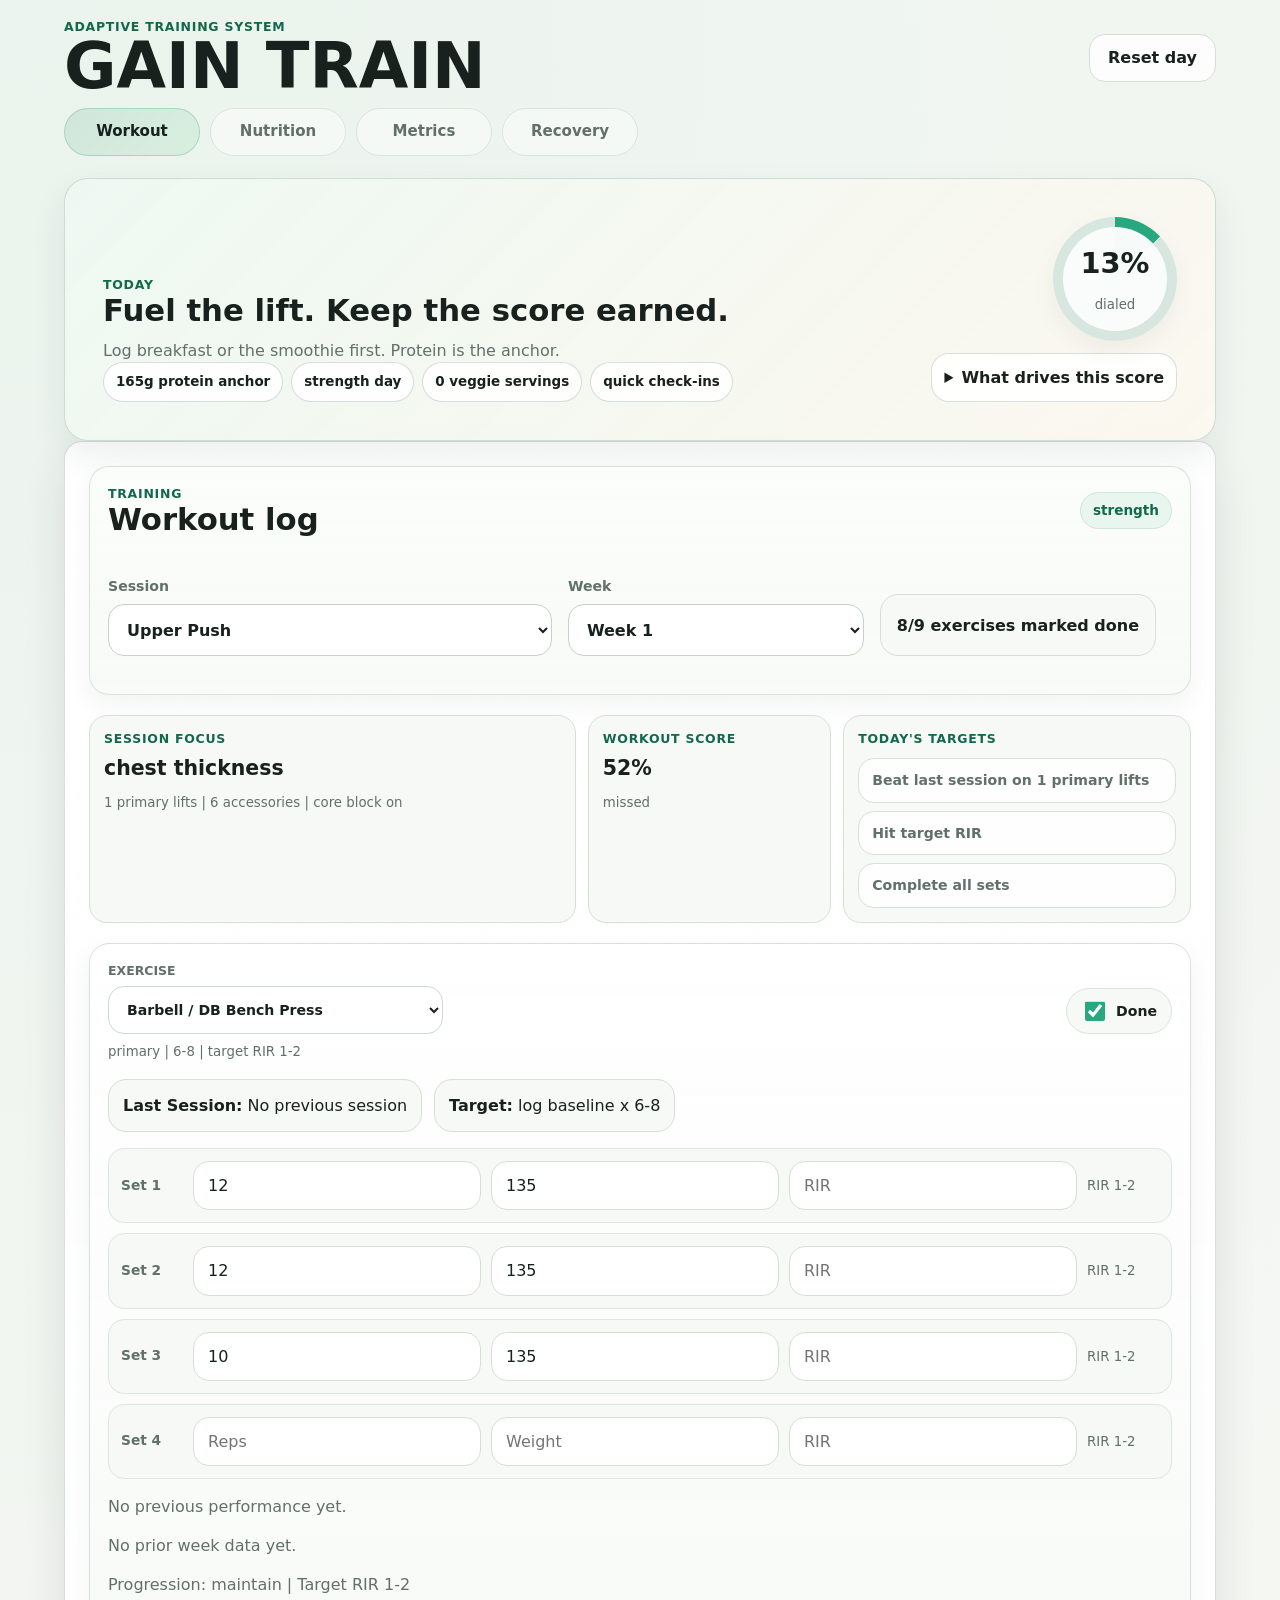
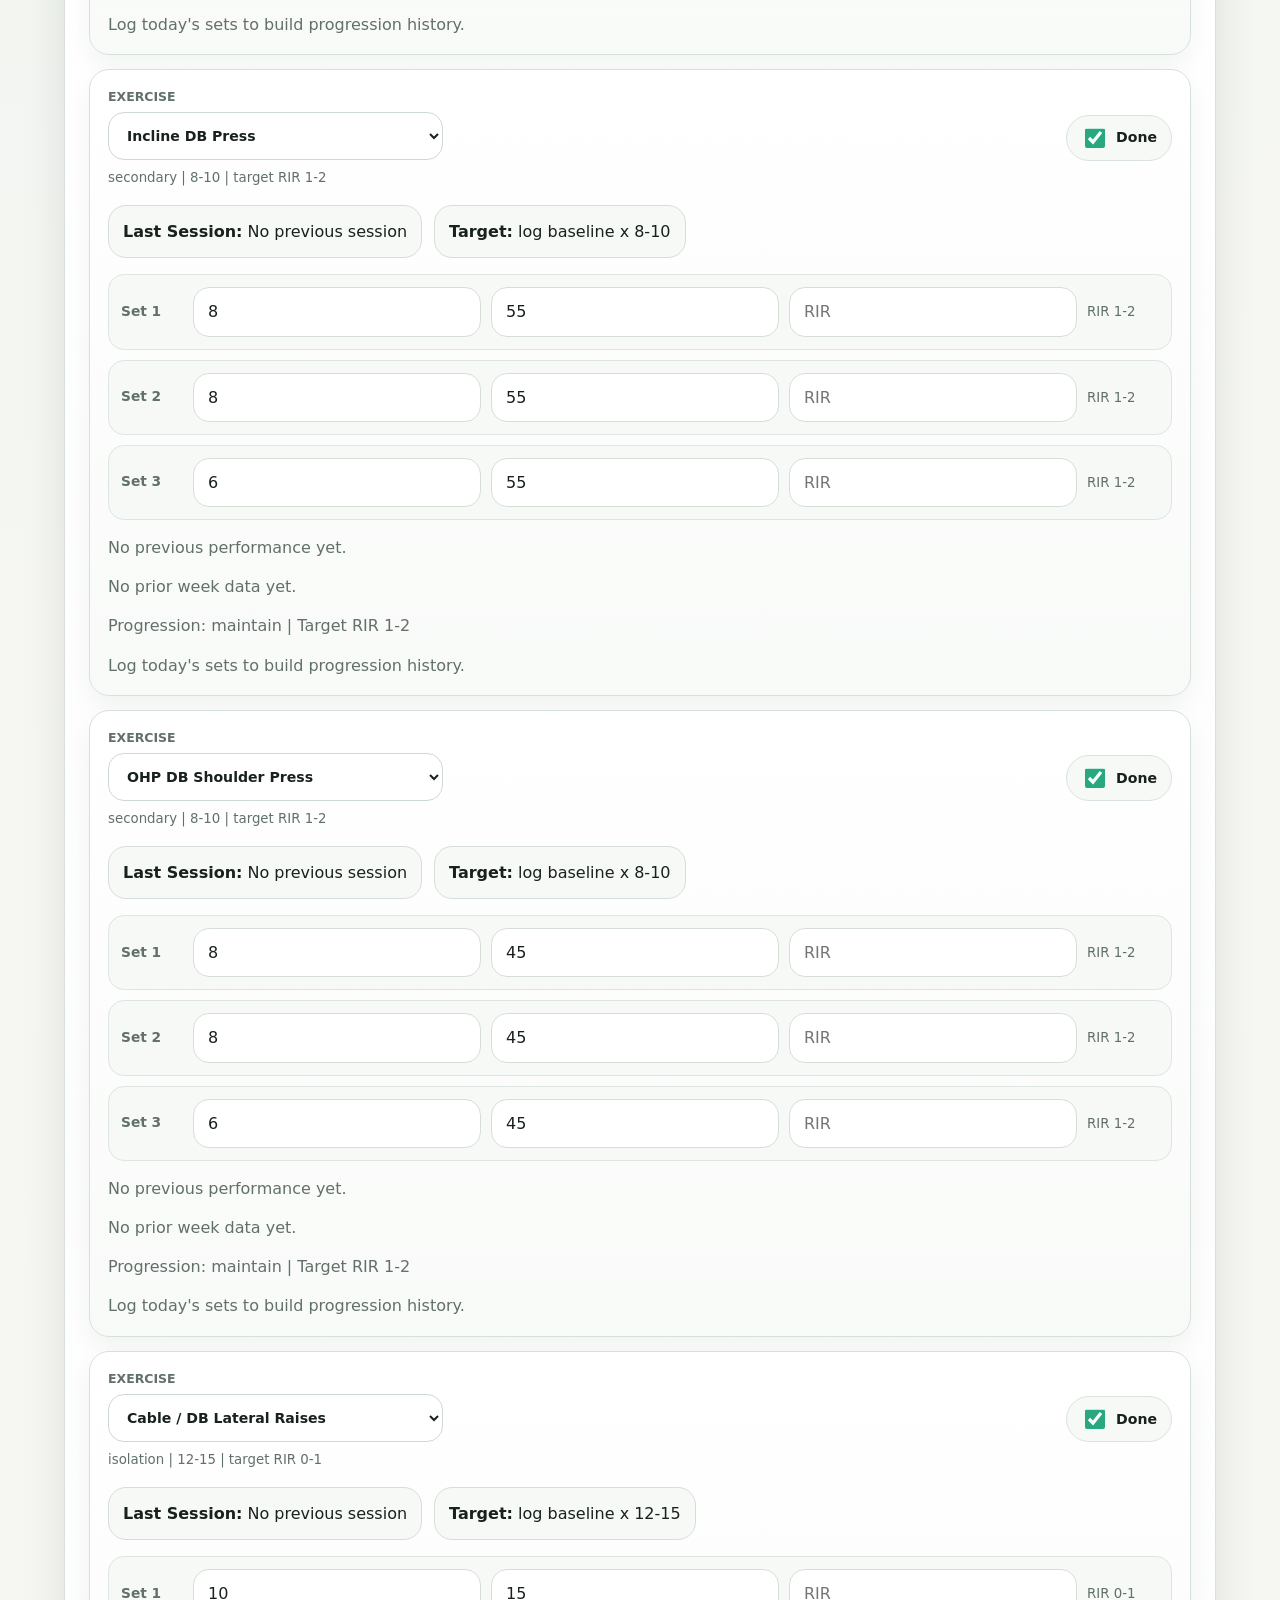
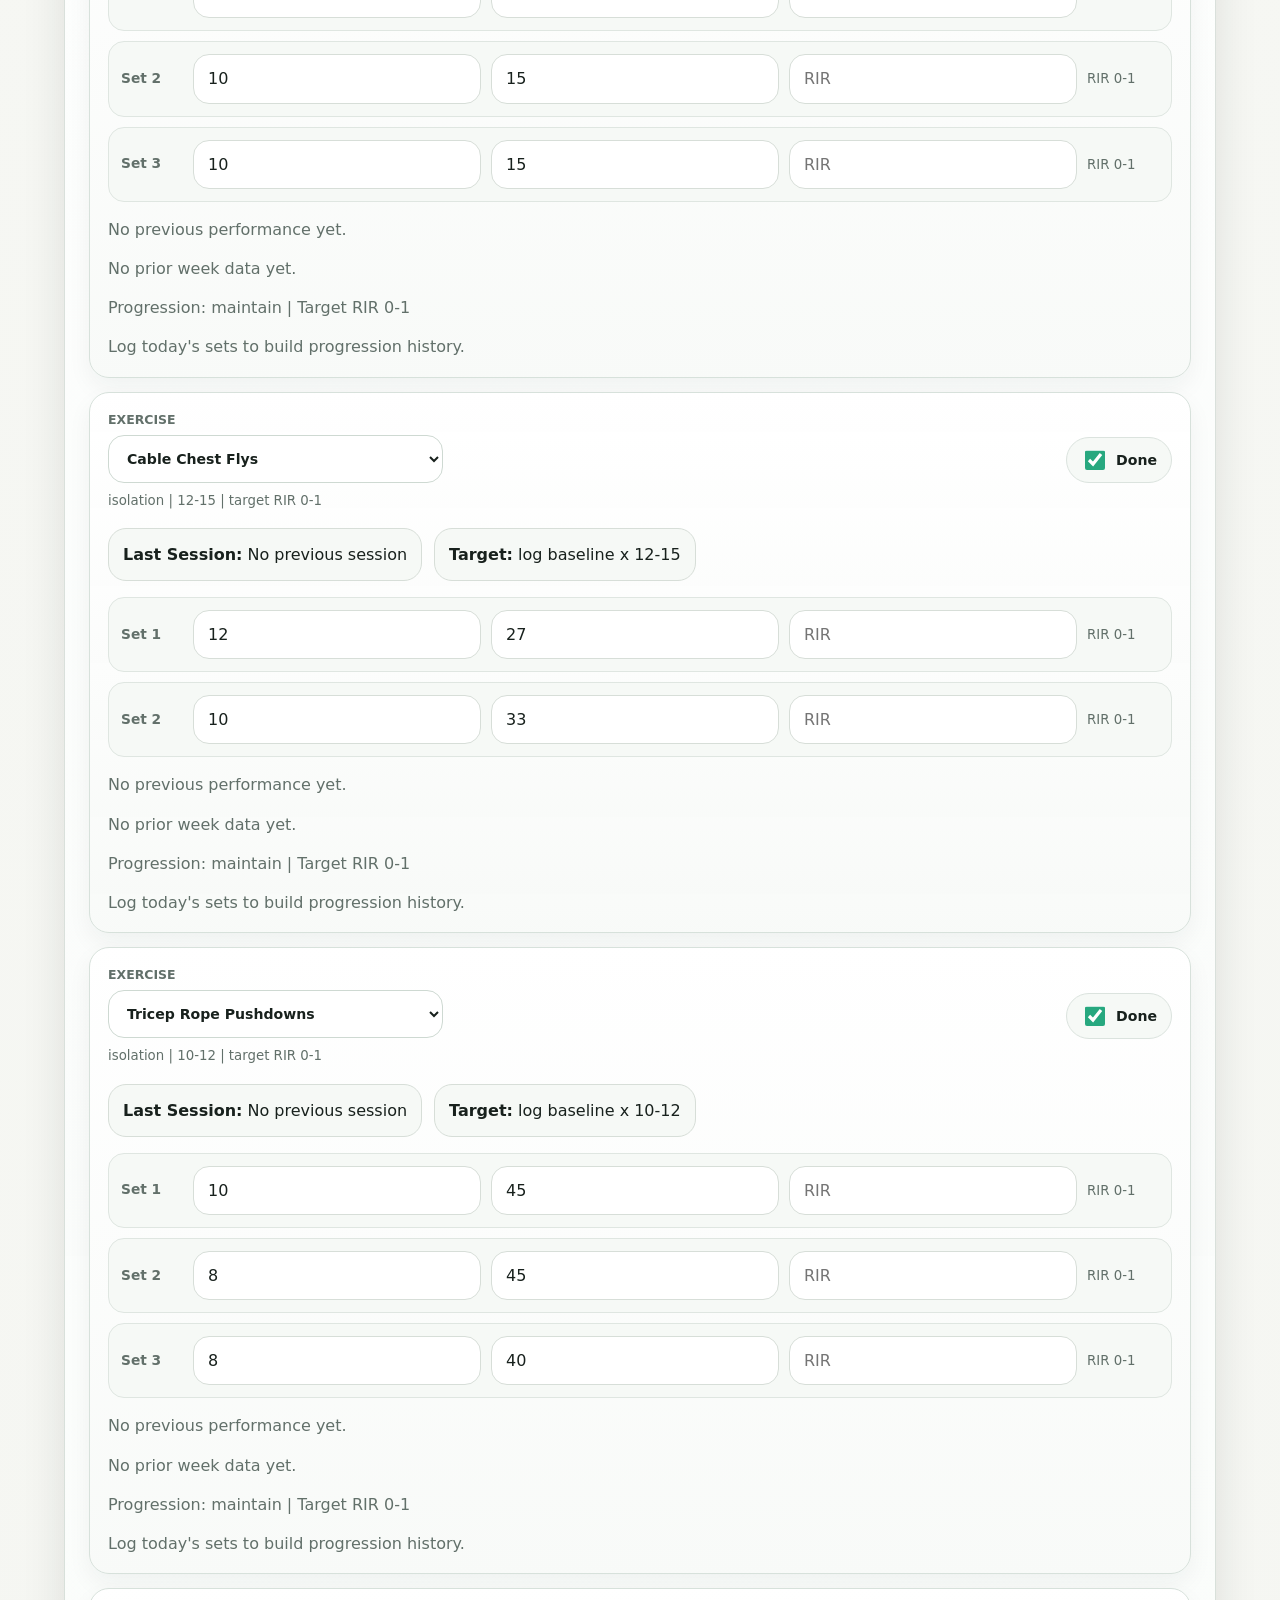
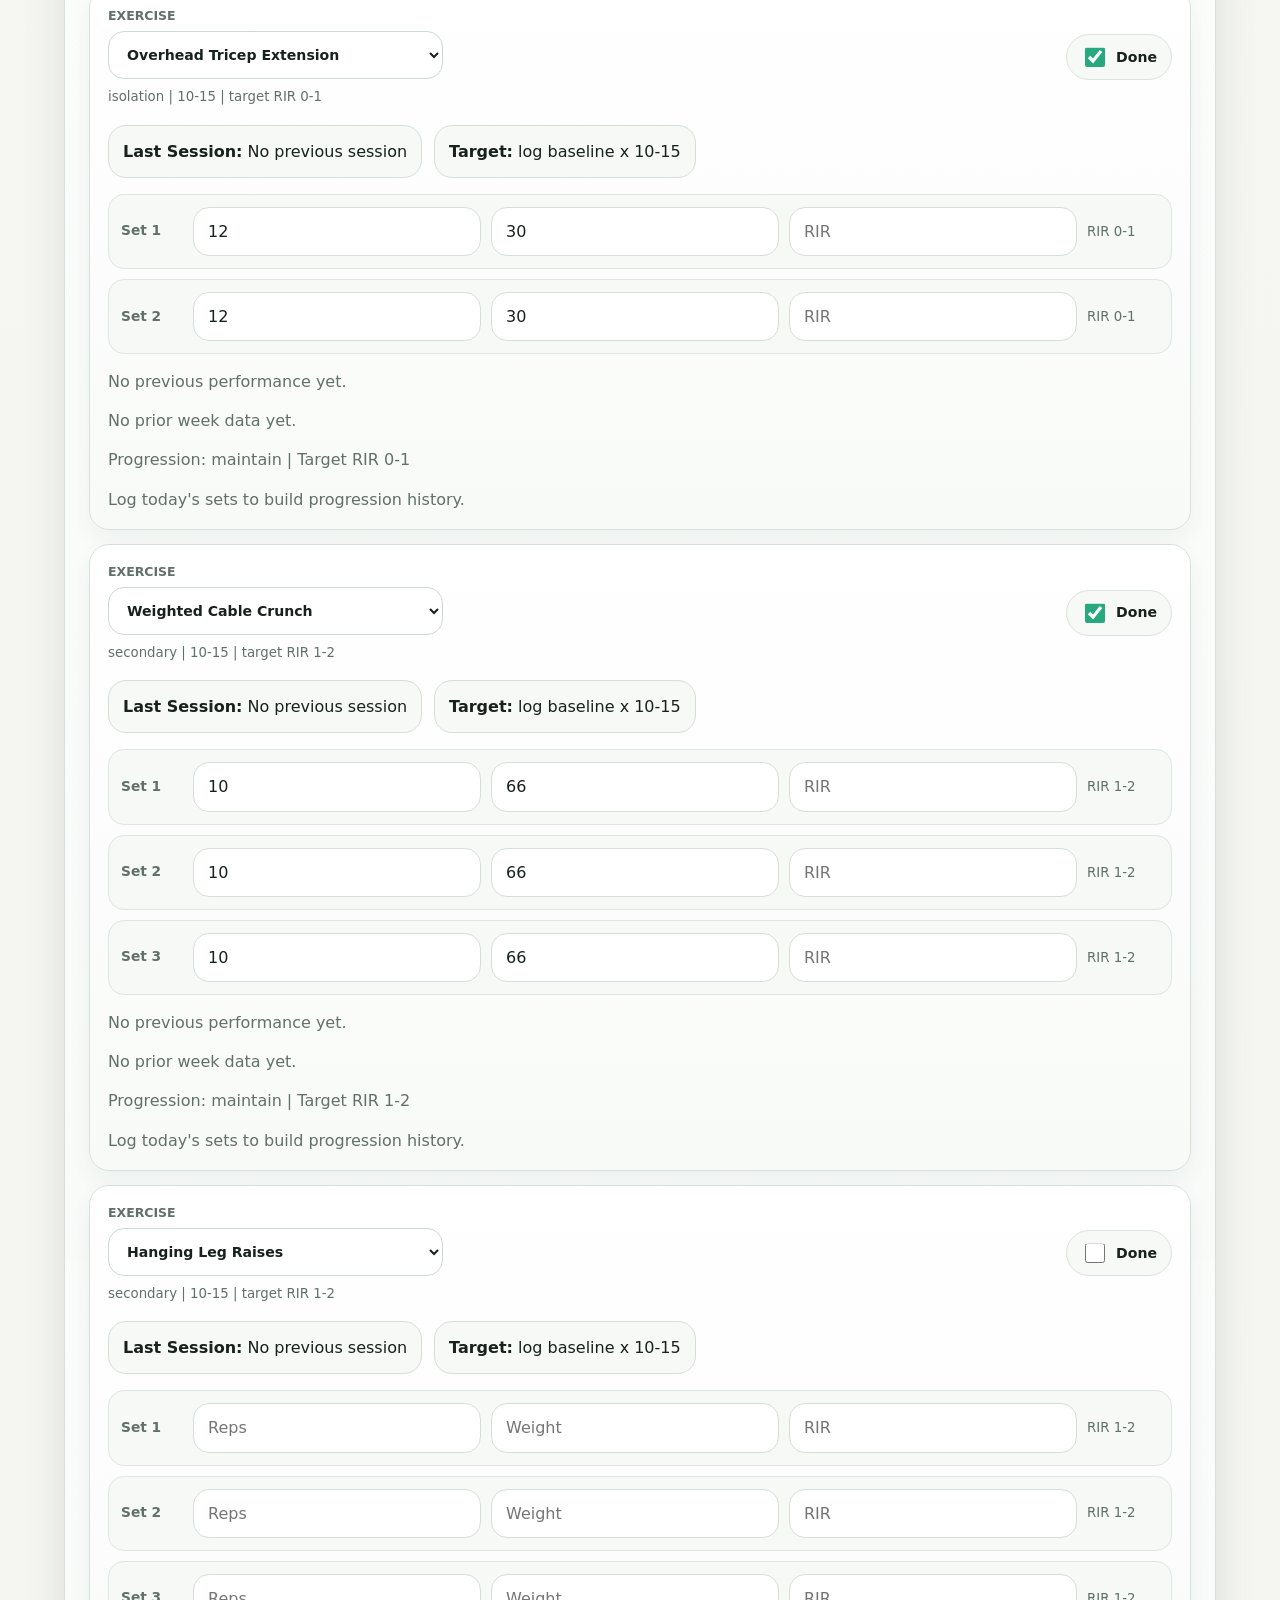
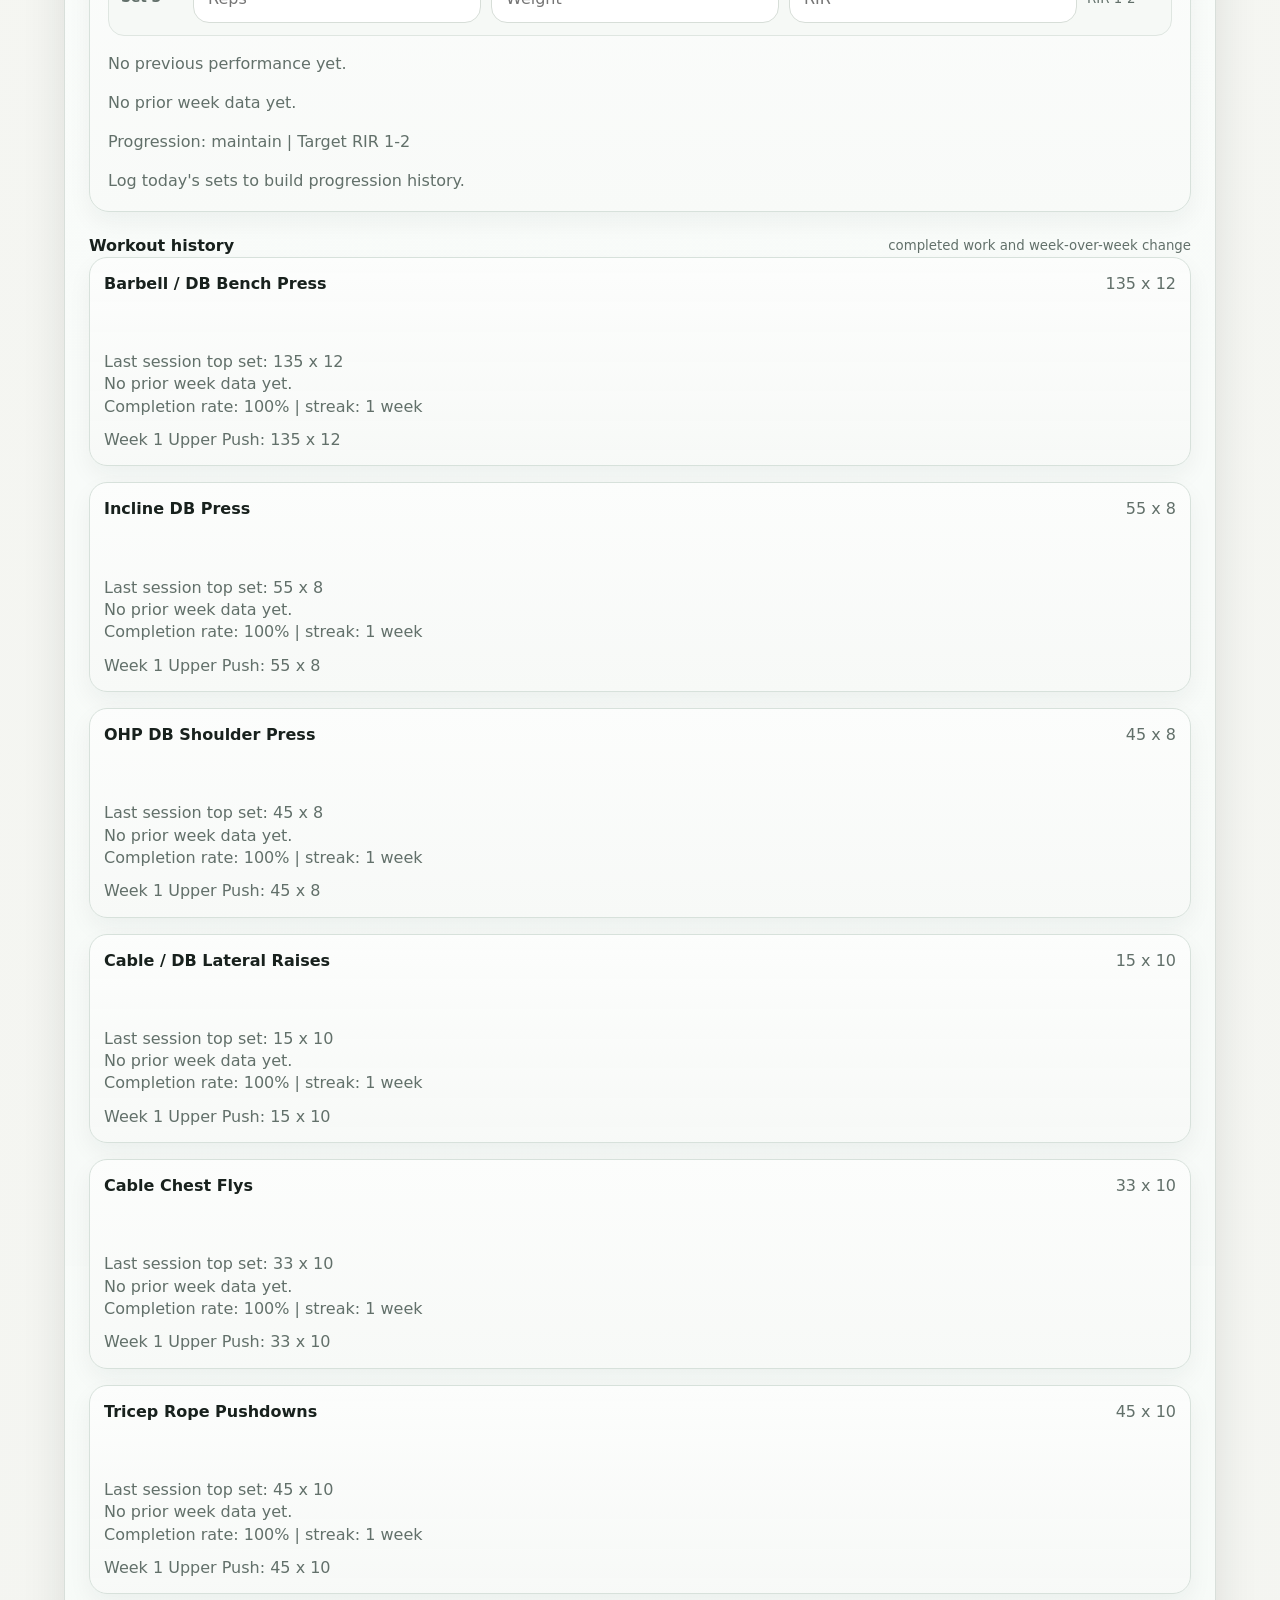
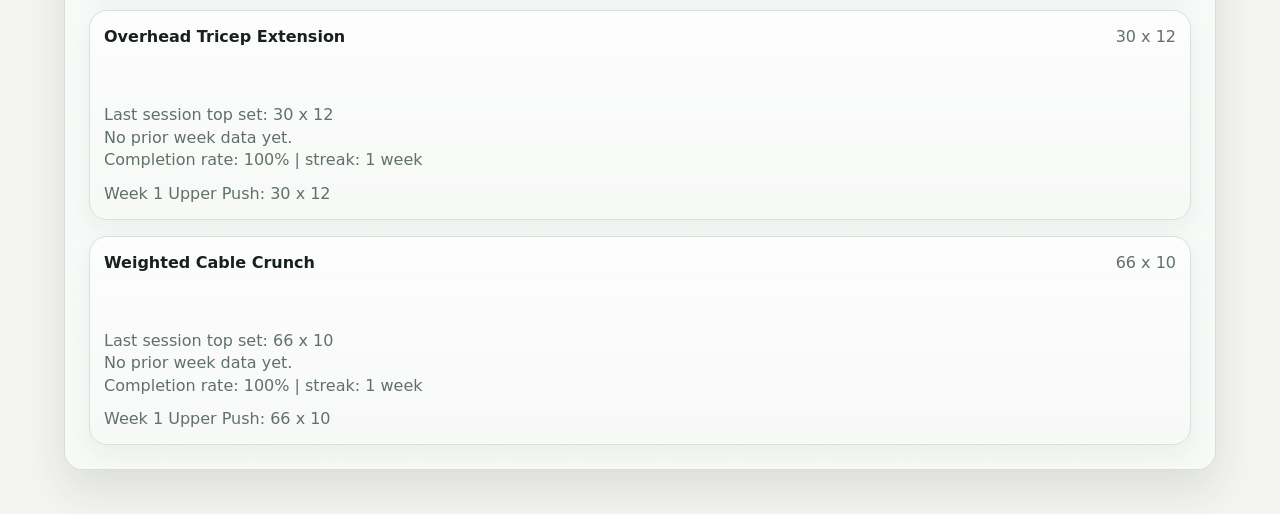
<file: GAIN-TRAIN-review.html>
<!doctype html>
<html lang="en">
  <head>
    <meta charset="utf-8">
    <meta name="viewport" content="width=device-width, initial-scale=1">
    <title>GAIN TRAIN</title>
    <link rel="preconnect" href="https://images.unsplash.com">
    <style>
:root {
  color-scheme: light;
  --ink: #18211d;
  --muted: #62706a;
  --paper: #f4f5f1;
  --paper-strong: #eef1eb;
  --panel: #fffefb;
  --panel-soft: #f7faf6;
  --line: #d7ded8;
  --line-strong: #c6d2cb;
  --mint: #27a87f;
  --mint-dark: #12684d;
  --mint-soft: #e8f6ef;
  --coral: #f05d5e;
  --gold: #d9a441;
  --sky: #4d9ed8;
  --radius-sm: 14px;
  --radius-md: 18px;
  --radius-lg: 24px;
  --space-1: 8px;
  --space-2: 12px;
  --space-3: 16px;
  --space-4: 20px;
  --space-5: 24px;
  --space-6: 32px;
  --shadow: 0 16px 36px rgba(27, 40, 34, 0.08);
  --shadow-soft: 0 10px 24px rgba(27, 40, 34, 0.05);
  --shadow-lift: 0 20px 44px rgba(27, 40, 34, 0.11);
  --transition: 180ms ease;
}

* {
  box-sizing: border-box;
}

body {
  margin: 0;
  min-width: 320px;
  background:
    radial-gradient(circle at top left, rgba(39, 168, 127, 0.06), transparent 28%),
    linear-gradient(180deg, #f7f8f4 0%, var(--paper) 100%);
  color: var(--ink);
  font-family: Inter, ui-sans-serif, system-ui, -apple-system, BlinkMacSystemFont, "Segoe UI", sans-serif;
  line-height: 1.45;
}

button,
input,
select,
textarea,
summary {
  font: inherit;
}

button,
summary {
  cursor: pointer;
}

.app-header {
  align-items: center;
  display: flex;
  gap: 16px;
  justify-content: space-between;
  padding: max(18px, env(safe-area-inset-top)) clamp(18px, 5vw, 64px) 10px;
}

h1,
h2,
h3,
p {
  margin: 0;
}

h1 {
  font-size: clamp(2.35rem, 5vw, 4rem);
  letter-spacing: 0;
  line-height: 0.96;
}

h2 {
  font-size: clamp(1.5rem, 2.4vw, 1.95rem);
  line-height: 1.08;
}

main {
  padding: 0 clamp(18px, 5vw, 64px) max(44px, env(safe-area-inset-bottom));
}

.eyebrow {
  color: var(--mint-dark);
  font-size: 0.78rem;
  font-weight: 800;
  letter-spacing: 0.06em;
  text-transform: uppercase;
}

.dashboard {
  display: grid;
  gap: var(--space-4);
}

.today-panel {
  align-items: end;
  background: linear-gradient(180deg, rgba(255, 255, 255, 0.88), rgba(247, 251, 248, 0.92));
  border: 1px solid rgba(201, 217, 208, 0.9);
  border-radius: var(--radius-lg);
  box-shadow: var(--shadow);
  display: grid;
  gap: var(--space-5);
  grid-template-columns: 1fr auto;
  min-height: 236px;
  overflow: hidden;
  padding: clamp(22px, 4vw, 38px);
}

.coach-panel {
  background:
    linear-gradient(135deg, rgba(238, 248, 242, 0.95), rgba(252, 248, 238, 0.88)),
    url("https://images.unsplash.com/photo-1571019614242-c5c5dee9f50b?auto=format&fit=crop&w=1200&q=80") center/cover;
}

.lede {
  color: var(--muted);
  font-size: 1rem;
  max-width: 44rem;
  padding-top: var(--space-2);
}

.coach-tags,
.score-detail-list,
.template-list,
.form-actions {
  display: flex;
  flex-wrap: wrap;
  gap: 8px;
}

.coach-tags span,
.template-chip,
.score-detail-list span {
  background: rgba(255, 255, 255, 0.84);
  border: 1px solid rgba(211, 221, 216, 0.95);
  border-radius: 999px;
  color: var(--ink);
  font-size: 0.84rem;
  font-weight: 800;
  padding: 9px 12px;
}

.score-stack {
  display: grid;
  gap: var(--space-2);
  justify-items: end;
}

.score-ring {
  align-items: center;
  aspect-ratio: 1;
  background: conic-gradient(var(--mint) var(--progress, 0deg), #d7e7df 0);
  border-radius: 50%;
  box-shadow: var(--shadow-soft);
  display: grid;
  justify-items: center;
  min-width: 124px;
  padding: 12px;
  position: relative;
}

.score-ring::before {
  background: rgba(250, 252, 251, 0.98);
  border-radius: 50%;
  content: "";
  inset: 10px;
  position: absolute;
}

.score-ring span,
.score-ring small {
  position: relative;
  z-index: 1;
}

.score-ring span {
  font-size: 1.8rem;
  font-weight: 900;
}

.score-ring small {
  color: var(--muted);
  margin-top: -18px;
}

.score-help {
  background: rgba(255, 255, 255, 0.88);
  border: 1px solid rgba(215, 223, 218, 0.96);
  border-radius: var(--radius-md);
  max-width: 360px;
  padding: 12px;
}

.score-help summary {
  color: var(--ink);
  font-weight: 850;
}

.score-detail-list {
  margin-top: 10px;
}

.visual-strip {
  display: grid;
  gap: var(--space-2);
  grid-template-columns: 1.2fr 0.9fr 0.9fr;
  min-height: 180px;
}

.visual-strip img {
  border-radius: var(--radius-md);
  height: 100%;
  min-height: 180px;
  object-fit: cover;
  box-shadow: var(--shadow-soft);
  width: 100%;
}

.metrics-grid,
.workspace-grid {
  display: grid;
  gap: var(--space-4);
  grid-template-columns: repeat(4, minmax(0, 1fr));
}

.metric-card,
.tool-panel {
  background: var(--panel);
  border: 1px solid rgba(216, 223, 218, 0.96);
  border-radius: var(--radius-md);
  box-shadow: var(--shadow);
  transition: transform var(--transition), box-shadow var(--transition), border-color var(--transition);
}

.metric-card {
  min-height: 118px;
  padding: 18px 18px 16px;
}

.metric-card span,
.metric-card small {
  color: var(--muted);
  display: block;
}

.metric-card strong {
  display: block;
  font-size: clamp(2rem, 4vw, 2.5rem);
  line-height: 1;
  margin: 8px 0 10px;
}

.workspace-grid {
  align-items: start;
  margin-top: var(--space-4);
}

.tool-panel {
  min-height: 380px;
  padding: 24px;
}

.workout-panel {
  background: linear-gradient(180deg, rgba(255, 255, 255, 0.98), rgba(246, 250, 247, 0.96));
  box-shadow: var(--shadow-lift);
}

.nutrition-panel {
  background: linear-gradient(180deg, rgba(255, 255, 255, 0.98), rgba(248, 250, 247, 0.96));
}

.secondary-panel {
  background: var(--panel-soft);
  box-shadow: var(--shadow-soft);
}

.tertiary-panel {
  background: #fcfdfb;
  box-shadow: var(--shadow-soft);
}

.tool-panel.wide {
  grid-column: span 2;
}

.panel-heading,
.panel-subhead,
.workout-toolbar {
  align-items: center;
  display: flex;
  gap: var(--space-2);
  justify-content: space-between;
}

.session-strip,
.exercise-targets,
.target-list,
.trend-line {
  display: flex;
  gap: 12px;
}

.panel-heading {
  margin-bottom: var(--space-5);
}

.panel-subhead {
  margin-top: var(--space-5);
}

.panel-subhead small {
  color: var(--muted);
}

.pill {
  background: var(--mint-soft);
  border: 1px solid #cfe7da;
  border-radius: 999px;
  color: var(--mint-dark);
  font-size: 0.85rem;
  font-weight: 800;
  padding: 8px 12px;
  white-space: nowrap;
}

.ghost-button,
.primary-button,
.template-chip {
  border-radius: 16px;
  min-height: 48px;
  padding: 0 18px;
  transition: transform var(--transition), background var(--transition), border-color var(--transition), box-shadow var(--transition), color var(--transition);
}

.ghost-button,
.template-chip {
  background: rgba(255, 255, 255, 0.82);
  border: 1px solid var(--line);
  color: var(--ink);
  font-weight: 800;
}

.primary-button {
  background: linear-gradient(180deg, #1e2a25, #18211d);
  border: 1px solid #1c2521;
  box-shadow: 0 10px 24px rgba(24, 33, 29, 0.18);
  color: #fff;
  font-weight: 850;
}

.primary-button:hover,
.ghost-button:hover,
.template-chip:hover,
.repeat-action:hover,
.metric-card:hover,
.tool-panel:hover,
.exercise-card:hover,
.history-card:hover,
.template-dropdown-card:hover {
  transform: translateY(-1px);
}

.primary-button:active,
.ghost-button:active,
.template-chip:active,
.repeat-action:active {
  transform: translateY(0);
}

.compact {
  min-height: 40px;
  padding: 0 14px;
}

label {
  color: var(--muted);
  display: grid;
  font-size: 0.88rem;
  font-weight: 800;
  gap: var(--space-1);
}

input,
select,
textarea {
  background: rgba(255, 255, 255, 0.96);
  border: 1px solid var(--line);
  border-radius: 16px;
  box-shadow: inset 0 1px 0 rgba(255, 255, 255, 0.75);
  color: var(--ink);
  min-height: 48px;
  padding: 12px 14px;
  transition: border-color var(--transition), box-shadow var(--transition), background var(--transition);
  width: 100%;
}

input:focus,
select:focus,
textarea:focus,
button:focus-visible,
summary:focus-visible {
  border-color: rgba(39, 168, 127, 0.9);
  box-shadow: 0 0 0 4px rgba(39, 168, 127, 0.12);
  outline: none;
}

textarea {
  min-height: 112px;
  resize: vertical;
}

.meal-form,
.note-form,
.toggle-grid,
.insight-list,
.guardrail-grid,
.meal-log,
.micro-grid,
.history-list,
.recent-meals-grid,
.quick-repeat-list {
  display: grid;
  gap: var(--space-3);
}

.refine-card,
.insight-list p,
.guardrail-grid div,
.saved-note,
.meal-row {
  background: #f6f8f5;
  border: 1px solid var(--line);
  border-radius: var(--radius-md);
}

.refine-card {
  padding: 18px;
}

.refine-head {
  display: grid;
  gap: 4px;
}

.protein-stack {
  display: grid;
  gap: var(--space-3);
  margin-top: var(--space-3);
}

.protein-stack-head {
  align-items: center;
  display: flex;
  gap: 12px;
  justify-content: space-between;
}

.protein-entry {
  background: rgba(255, 255, 255, 0.84);
  border: 1px solid var(--line);
  border-radius: 16px;
  display: grid;
  gap: 10px;
  padding: 14px;
}

.protein-entry-grid {
  display: grid;
  gap: 12px;
  grid-template-columns: repeat(4, minmax(0, 1fr));
}

.carb-entry-grid {
  grid-template-columns: repeat(3, minmax(0, 1fr));
}

.remove-protein-button {
  justify-self: start;
}

.refine-head small,
.refine-note,
.exercise-meta,
.meal-row p,
.saved-note,
.insight-list p,
.guardrail-grid p {
  color: var(--muted);
}

.refine-grid {
  display: grid;
  gap: 12px;
  grid-template-columns: repeat(4, minmax(0, 1fr));
  margin-top: var(--space-3);
}

.meal-meta-grid {
  margin-top: 16px;
}

.ingredient-entry-grid,
.ingredient-macro-grid {
  display: grid;
  gap: 12px;
}

.ingredient-entry-grid {
  grid-template-columns: 2fr repeat(2, minmax(0, 1fr)) auto auto;
}

.ingredient-macro-grid {
  grid-template-columns: repeat(5, minmax(0, 1fr));
}

.checkbox-label {
  align-content: center;
}

.checkbox-label input {
  min-height: 18px;
  width: 18px;
}

.notes-span {
  grid-column: span 2;
}

.refine-totals {
  color: var(--mint-dark);
  font-weight: 900;
  margin-top: 10px;
}

.template-list {
  margin-top: 12px;
}

.template-dropdown-card,
.repeat-action {
  background: rgba(247, 250, 247, 0.98);
  border: 1px solid var(--line);
  border-radius: var(--radius-md);
  box-shadow: var(--shadow-soft);
}

.template-dropdown-card {
  display: grid;
  gap: var(--space-3);
  padding: 16px;
}

.template-dropdown-actions,
.meal-actions {
  align-items: center;
  display: flex;
  gap: 10px;
  justify-content: space-between;
}

.template-dropdown-meta,
.repeat-action span {
  color: var(--muted);
  margin: 0;
}

.template-dropdown-actions {
  justify-content: flex-start;
}

.quick-repeat-list {
  grid-template-columns: repeat(2, minmax(0, 1fr));
  margin-top: var(--space-2);
}

.repeat-action {
  align-items: start;
  display: grid;
  gap: 4px;
  min-height: 84px;
  padding: 16px;
  text-align: left;
}

.micro-subhead,
.history-subhead {
  margin-top: 22px;
}

.micro-grid {
  grid-template-columns: repeat(3, minmax(0, 1fr));
  margin-top: var(--space-2);
}

.micro-card,
.history-card {
  background: rgba(247, 250, 247, 0.98);
  border: 1px solid var(--line);
  border-radius: 18px;
  padding: 14px;
}

.micro-head,
.history-head {
  align-items: center;
  display: flex;
  gap: 8px;
  justify-content: space-between;
}

.micro-head span,
.history-head span,
.history-lines p {
  color: var(--muted);
}

.micro-bar {
  margin: 10px 0 8px;
}

.history-lines {
  display: grid;
  gap: 6px;
  margin-top: 10px;
}

.trend-line {
  align-items: end;
  height: 44px;
  margin-top: 12px;
}

.trend-line i {
  background: var(--mint);
  border-radius: 999px;
  display: block;
  flex: 1 1 0;
  min-width: 16px;
}

.template-chip {
  padding: 9px 12px;
}

.macro-bars {
  display: grid;
  gap: var(--space-3);
  margin-top: var(--space-5);
}

.macro-bars > div {
  align-items: center;
  display: grid;
  gap: 8px;
  grid-template-columns: 72px 1fr 80px;
}

.macro-bars > div span {
  font-size: 0.82rem;
  font-weight: 800;
  letter-spacing: 0.03em;
  text-transform: uppercase;
}

.macro-bars > div strong {
  font-size: 0.92rem;
}

.bar {
  background: #e6ede8;
  border-radius: 999px;
  height: 12px;
  overflow: hidden;
}

.bar i {
  background: var(--mint);
  display: block;
  height: 100%;
  width: 0;
}

.macro-bars > div:nth-child(2) .bar i {
  background: var(--sky);
}

.macro-bars > div:nth-child(3) .bar i {
  background: var(--coral);
}

.macro-bars > div:nth-child(4) .bar i {
  background: var(--gold);
}

.meal-row {
  align-items: center;
  display: grid;
  gap: 12px;
  grid-template-columns: 1fr auto;
  min-height: 82px;
  padding: 14px 16px;
}

.meal-row span {
  color: var(--mint-dark);
  font-weight: 900;
  white-space: nowrap;
}

.meal-actions {
  flex-wrap: wrap;
  grid-column: 1 / -1;
  justify-content: flex-end;
}

.workout-toolbar {
  align-items: end;
  grid-template-columns: minmax(220px, 1.2fr) minmax(160px, 0.8fr) auto auto;
  display: grid;
  gap: var(--space-3);
  margin-bottom: var(--space-4);
}

.workout-toolbar label {
  min-width: 0;
}

.workout-toolbar select {
  background: rgba(255, 255, 255, 0.98);
  border: 1px solid var(--line-strong);
  font-size: 1rem;
  font-weight: 800;
  min-height: 52px;
  padding-right: 38px;
}

.workout-sticky-shell {
  background: linear-gradient(180deg, rgba(251, 253, 251, 0.96), rgba(247, 250, 247, 0.92));
  border: 1px solid rgba(216, 223, 218, 0.9);
  border-radius: 20px;
  box-shadow: var(--shadow-soft);
  display: grid;
  gap: 16px;
  margin-bottom: var(--space-4);
  padding: 18px;
}

.session-strip {
  display: grid;
  grid-template-columns: 1.4fr 0.7fr 1fr;
  margin-bottom: var(--space-4);
}

.session-focus-card,
.session-score-card,
.session-target-card,
.exercise-targets p {
  background: rgba(246, 249, 246, 0.96);
  border: 1px solid var(--line);
  border-radius: 18px;
  padding: 14px;
}

.session-focus-card {
  flex: 1;
}

.session-score-card {
  min-width: 150px;
}

.session-target-card {
  display: grid;
  gap: 10px;
}

.workout-empty-state {
  display: grid;
  gap: 6px;
}

.session-focus-card strong,
.session-score-card strong {
  display: block;
  font-size: 1.28rem;
  margin: 6px 0;
}

.session-focus-card small,
.session-score-card small,
.session-target-card small,
.target-chip,
.set-rir-target,
.trend-empty {
  color: var(--muted);
}

.target-list {
  display: grid;
  gap: 8px;
  flex-wrap: wrap;
  margin: 0;
}

.target-chip {
  background: rgba(255, 255, 255, 0.9);
  border: 1px solid #d6e1da;
  border-radius: 16px;
  font-size: 0.88rem;
  font-weight: 800;
  padding: 11px 13px;
}

.compact-note {
  align-self: stretch;
  background: rgba(246, 249, 246, 0.98);
  border: 1px solid var(--line);
  border-radius: 18px;
  color: var(--ink);
  display: flex;
  font-weight: 800;
  margin: 0;
  min-height: 48px;
  padding: 0 14px;
  place-items: center;
}

.check-list {
  display: grid;
  gap: 14px;
  list-style: none;
  margin: 0;
  padding: 0;
}

.exercise-card {
  background: linear-gradient(180deg, rgba(255, 255, 255, 0.99), rgba(248, 250, 248, 0.96));
  border: 1px solid #d7e1db;
  border-radius: 20px;
  box-shadow: var(--shadow-soft);
  display: grid;
  gap: var(--space-3);
  padding: 18px;
}

.exercise-targets {
  flex-wrap: wrap;
  margin-top: 2px;
}

.exercise-head {
  align-items: center;
  display: flex;
  gap: 12px;
  justify-content: space-between;
}

.exercise-head small {
  color: var(--muted);
  display: block;
  margin-top: 8px;
}

.exercise-picker {
  color: var(--ink);
  gap: 6px;
}

.exercise-picker span {
  color: var(--muted);
  font-size: 0.78rem;
  font-weight: 800;
  text-transform: uppercase;
}

.exercise-picker select {
  background: rgba(255, 255, 255, 0.98);
  border: 1px solid #ced9d2;
  font-weight: 800;
  min-width: min(320px, 100%);
}

.exercise-complete {
  align-items: center;
  background: rgba(246, 249, 246, 0.92);
  border: 1px solid #dbe3de;
  border-radius: 999px;
  color: var(--ink);
  display: flex;
  font-weight: 800;
  gap: 8px;
  min-height: 46px;
  padding: 0 14px;
}

.exercise-complete input,
.toggle-grid input {
  accent-color: var(--mint);
  min-height: 20px;
  width: 20px;
}

.set-grid {
  display: grid;
  gap: 10px;
}

.set-row {
  align-items: center;
  background: rgba(246, 249, 246, 0.95);
  border: 1px solid #dfe6e1;
  border-radius: 16px;
  display: grid;
  gap: 10px;
  grid-template-columns: 62px repeat(3, minmax(0, 1fr)) 72px;
  padding: 12px;
}

.set-row span {
  color: var(--muted);
  font-size: 0.86rem;
  font-weight: 800;
}

.set-row input {
  min-height: 48px;
}

.toggle-grid label {
  align-items: center;
  border: 1px solid var(--line);
  border-radius: 16px;
  color: var(--ink);
  display: flex;
  gap: 10px;
  min-height: 50px;
  padding: 10px 12px;
}

.saved-note {
  margin-top: 18px;
  padding: 15px 16px;
}

.history-card {
  background: linear-gradient(180deg, rgba(252, 253, 252, 0.99), rgba(247, 249, 247, 0.96));
  border: 1px solid #d7e1db;
  box-shadow: var(--shadow-soft);
}

.history-card .exercise-meta {
  margin: 0;
  line-height: 1.4;
}

.history-lines p {
  margin: 0;
}

.guardrail-grid {
  grid-template-columns: repeat(2, minmax(0, 1fr));
}

.guardrail-grid strong {
  display: block;
  margin-bottom: 6px;
}

.view-nav {
  display: flex;
  gap: 10px;
  margin: 0 auto 18px;
  max-width: var(--content-max);
  overflow-x: auto;
  padding: 0 0 4px;
  position: sticky;
  top: 0;
  z-index: 14;
}

.view-nav::-webkit-scrollbar {
  display: none;
}

.view-tab {
  align-items: center;
  background: rgba(246, 249, 246, 0.92);
  border: 1px solid #dbe3de;
  border-radius: 999px;
  color: var(--muted);
  cursor: pointer;
  display: inline-flex;
  font-size: 0.94rem;
  font-weight: 800;
  justify-content: center;
  min-height: 48px;
  min-width: 136px;
  padding: 0 18px;
  transition: background 160ms ease, color 160ms ease, border-color 160ms ease, transform 160ms ease;
  white-space: nowrap;
}

.view-tab:hover {
  border-color: #c9d7cf;
  color: var(--ink);
  transform: translateY(-1px);
}

.view-tab.is-active {
  background: linear-gradient(135deg, rgba(61, 158, 116, 0.15), rgba(34, 197, 94, 0.1));
  border-color: rgba(61, 158, 116, 0.28);
  color: var(--ink);
}

[data-view-section] {
  display: none;
}

[data-view-section].is-visible {
  display: grid;
}

.primary-stack[data-view-section].is-visible {
  display: grid;
}

.support-grid[data-view-section].is-visible {
  display: grid;
}

@media (max-width: 1100px) {
  .metrics-grid,
  .workspace-grid {
    grid-template-columns: repeat(2, minmax(0, 1fr));
  }

  .refine-grid {
    grid-template-columns: repeat(2, minmax(0, 1fr));
  }

  .protein-entry-grid {
    grid-template-columns: repeat(2, minmax(0, 1fr));
  }

  .carb-entry-grid {
    grid-template-columns: repeat(2, minmax(0, 1fr));
  }

  .ingredient-entry-grid,
  .ingredient-macro-grid,
  .quick-repeat-list {
    grid-template-columns: repeat(2, minmax(0, 1fr));
  }

  .micro-grid {
    grid-template-columns: repeat(2, minmax(0, 1fr));
  }

  .workout-toolbar,
  .session-strip {
    grid-template-columns: 1fr 1fr;
  }

  .session-target-card {
    grid-column: 1 / -1;
  }
}

@media (max-width: 720px) {
  h1 {
    font-size: 2.15rem;
  }

  h2 {
    font-size: 1.3rem;
  }

  .app-header,
  .panel-heading,
  .panel-subhead,
  .exercise-head,
  .exercise-targets {
    align-items: stretch;
    flex-direction: column;
  }

  .app-header {
    gap: 12px;
    padding: max(14px, env(safe-area-inset-top)) 16px 8px;
  }

  .view-nav {
    background: rgba(249, 251, 249, 0.96);
    backdrop-filter: blur(10px);
    margin-bottom: 14px;
    padding: 4px 16px 8px;
    top: 0;
  }

  .view-tab {
    flex: 1 0 auto;
    min-width: 124px;
  }

  main {
    padding: 0 16px max(28px, env(safe-area-inset-bottom));
  }

  .today-panel,
  .visual-strip,
  .metrics-grid,
  .workspace-grid,
  .micro-grid,
  .refine-grid,
  .protein-entry-grid,
  .workout-toolbar,
  .session-strip,
  .ingredient-entry-grid,
  .ingredient-macro-grid,
  .meal-row,
  .guardrail-grid,
  .set-row,
  .quick-repeat-list {
    grid-template-columns: 1fr;
  }

  .today-panel {
    min-height: auto;
    gap: 18px;
    padding: 18px;
  }

  .score-stack {
    align-items: center;
    grid-template-columns: auto 1fr;
    justify-items: stretch;
  }

  .tool-panel.wide {
    grid-column: span 1;
  }

  .visual-strip {
    display: none;
  }

  .metrics-grid {
    gap: 12px;
    grid-template-columns: repeat(2, minmax(0, 1fr));
  }

  .metric-card {
    min-height: 104px;
    padding: 16px;
  }

  .metric-card strong {
    font-size: 1.8rem;
  }

  .macro-bars > div {
    grid-template-columns: 1fr;
  }

  .tool-panel,
  .workout-sticky-shell {
    border-radius: 20px;
  }

  .meal-row span {
    white-space: normal;
  }

  .exercise-picker select {
    min-width: 0;
  }

  .workout-sticky-shell {
    background: rgba(249, 251, 249, 0.97);
    backdrop-filter: blur(10px);
    border: 1px solid rgba(216, 223, 218, 0.96);
    border-bottom: 1px solid #dfe7e2;
    margin: -12px -16px 14px;
    padding: 14px 16px 12px;
    position: sticky;
    border-radius: 0 0 18px 18px;
    top: max(0px, env(safe-area-inset-top));
    z-index: 12;
  }

  .workout-sticky-shell .panel-heading,
  .workout-sticky-shell .workout-toolbar {
    margin: 0;
  }

  .workout-toolbar {
    gap: 10px;
  }

  .workout-toolbar label {
    gap: 6px;
  }

  .compact-note {
    min-height: 48px;
    width: 100%;
  }

  .form-actions {
    display: grid;
    gap: 8px;
    grid-template-columns: 1fr;
  }

  .form-actions .ghost-button,
  .form-actions .primary-button {
    width: 100%;
  }

  .ghost-button,
  .primary-button {
    min-height: 46px;
  }

  .template-dropdown-actions,
  .meal-actions {
    display: grid;
    grid-template-columns: 1fr;
  }

  .quick-repeat-list,
  .recent-meals-grid {
    gap: 12px;
  }

  .repeat-action {
    min-height: 76px;
  }

  .session-strip {
    gap: 12px;
  }

  .exercise-card {
    gap: 12px;
    padding: 14px;
  }

  .exercise-head small {
    margin-top: 4px;
  }

  .exercise-complete {
    justify-content: center;
    width: 100%;
  }

  .set-row {
    align-items: end;
    gap: 8px;
    padding: 12px;
    grid-template-columns: 1fr 1fr;
  }

  .set-row span {
    font-size: 0.8rem;
  }

  .set-row > span:first-child {
    grid-column: 1 / -1;
    margin-bottom: 2px;
  }

  .history-card,
  .saved-note {
    padding: 14px;
  }
}

</style>
  </head>
  <body>
    <header class="app-header">
      <div>
        <p class="eyebrow">Adaptive training system</p>
        <h1>GAIN TRAIN</h1>
      </div>
      <button class="ghost-button" id="resetDay" type="button">Reset day</button>
    </header>

    <main>
      <nav class="view-nav" aria-label="App sections">
        <button class="view-tab" type="button" data-view-button="workout">Workout</button>
        <button class="view-tab" type="button" data-view-button="nutrition">Nutrition</button>
        <button class="view-tab" type="button" data-view-button="metrics">Metrics</button>
        <button class="view-tab" type="button" data-view-button="recovery">Recovery</button>
      </nav>

      <section class="dashboard">
        <div class="today-panel coach-panel">
          <div>
            <p class="eyebrow">Today</p>
            <h2 id="coachHeadline">Beat last session. Stack the basics.</h2>
            <p class="lede" id="coachMessage">Train with intent, recover hard, and keep the day honest.</p>
            <div class="coach-tags">
              <span>165g protein anchor</span>
              <span id="dayType">strength day</span>
              <span id="veggieCount">0 veggie servings</span>
              <span>quick check-ins</span>
            </div>
          </div>
          <div class="score-stack">
            <div class="score-ring" aria-label="Daily recomp score">
              <span id="scoreValue">0%</span>
              <small>dialed</small>
            </div>
            <details class="score-help">
              <summary>What drives this score</summary>
              <div id="scoreDetails" class="score-detail-list"></div>
            </details>
          </div>
        </div>
      </section>

      <article class="tool-panel wide workout-panel" data-view-section="workout">
          <div class="workout-sticky-shell">
            <div class="panel-heading">
              <div>
                <p class="eyebrow">Training</p>
                <h2>Workout log</h2>
              </div>
              <span class="pill" id="trainingPill">strength</span>
            </div>

            <div class="workout-toolbar">
              <label>
                Session
                <select id="trainingDay"></select>
              </label>
              <label>
                Week
                <select id="workoutWeek"></select>
              </label>
              <p class="saved-note compact-note" id="workoutSummary">0/0 exercises marked done.</p>
            </div>
          </div>
          <div class="session-strip">
            <div class="session-focus-card">
              <p class="eyebrow">Session Focus</p>
              <strong id="sessionFocus">chest thickness</strong>
              <small id="sessionMeta">Primary lifts, accessories, and core block loaded.</small>
            </div>
            <div class="session-score-card">
              <p class="eyebrow">Workout Score</p>
              <strong id="sessionScore">0%</strong>
              <small id="sessionScoreLabel">missed</small>
            </div>
            <div class="session-target-card">
              <p class="eyebrow">Today's Targets</p>
              <div id="todayTargets" class="target-list"></div>
            </div>
          </div>
          <ol id="workoutList" class="check-list workout-log-list"></ol>
          <div class="panel-subhead history-subhead">
            <strong>Workout history</strong>
            <small>completed work and week-over-week change</small>
          </div>
          <div id="workoutHistory" class="history-list"></div>
      </article>

      <article class="tool-panel wide nutrition-panel" data-view-section="nutrition">
          <div class="panel-heading">
            <div>
              <p class="eyebrow">Nutrition</p>
              <h2>Conversational meal log</h2>
            </div>
            <span class="pill">free text first</span>
          </div>

          <form id="mealForm" class="meal-form">
            <label>
              Meal
              <textarea id="mealEntry" rows="3" placeholder="Example: 6 oz chicken breast, rice, curry"></textarea>
            </label>
            <div id="mealRefine"></div>
            <div class="form-actions">
              <button class="primary-button" type="submit">Log meal</button>
              <button class="ghost-button" id="saveMealTemplate" type="button">Save as repeat meal</button>
              <button class="ghost-button" id="saveTemplateDefaults" type="button">Update defaults</button>
              <button class="ghost-button" id="clearMeals" type="button">Clear meals</button>
            </div>
          </form>

          <div class="panel-subhead">
            <strong>Quick repeat</strong>
            <small>under 10 seconds</small>
          </div>
          <div id="repeatActions" class="quick-repeat-list" aria-label="Quick repeat actions"></div>

          <div class="panel-subhead">
            <strong>Saved meals</strong>
            <small id="templateStatus">Load one, tweak it, log it.</small>
          </div>
          <div id="templateList" class="template-list" aria-label="Saved meals"></div>

          <div class="panel-subhead">
            <strong>Recent meals</strong>
            <small>most recent and most repeated</small>
          </div>
          <div id="recentMeals" class="recent-meals-grid" aria-label="Recent meals"></div>

          <div class="macro-bars">
            <div>
              <span>Protein</span>
              <div class="bar"><i id="proteinBar"></i></div>
              <strong id="proteinText">0/165g</strong>
            </div>
            <div>
              <span>Carbs</span>
              <div class="bar"><i id="carbBar"></i></div>
              <strong id="carbText">0/180g</strong>
            </div>
            <div>
              <span>Fat</span>
              <div class="bar"><i id="fatBar"></i></div>
              <strong id="fatText">0/65g</strong>
            </div>
            <div>
              <span>Kcal</span>
              <div class="bar"><i id="calorieBar"></i></div>
              <strong id="calorieText">0/2200</strong>
            </div>
          </div>

          <div class="panel-subhead micro-subhead">
            <strong>Micronutrients</strong>
            <small>practical daily coverage</small>
          </div>
          <div id="microList" class="micro-grid"></div>

          <div id="mealList" class="meal-log"></div>
      </article>

      <section class="metrics-grid metrics-section" aria-label="Daily macro metrics" data-view-section="metrics">
        <article class="metric-card">
          <span>Protein</span>
          <strong><output id="proteinOutput">0g</output></strong>
          <small id="proteinRemain">165g target</small>
        </article>
        <article class="metric-card">
          <span>Carbs</span>
          <strong><output id="carbOutput">0g</output></strong>
          <small id="carbRemain">0g left</small>
        </article>
        <article class="metric-card">
          <span>Fat</span>
          <strong><output id="fatOutput">0g</output></strong>
          <small>65-75g range</small>
        </article>
        <article class="metric-card">
          <span>Calories</span>
          <strong><output id="calorieOutput">0</output></strong>
          <small id="calorieRemain">0 kcal left</small>
        </article>
      </section>

      <section class="workspace-grid support-grid" data-view-section="recovery">
        <article class="tool-panel secondary-panel">
          <div class="panel-heading">
            <div>
              <p class="eyebrow">Coach</p>
              <h2>Next action</h2>
            </div>
          </div>
          <div id="insightList" class="insight-list"></div>
        </article>

        <article class="tool-panel secondary-panel">
          <div class="panel-heading">
            <div>
              <p class="eyebrow">Recovery</p>
              <h2>Readiness log</h2>
            </div>
          </div>
          <form id="recoveryForm" class="note-form">
            <label>
              Energy
              <input id="energy" type="range" min="1" max="10" value="7">
            </label>
            <label>
              Fullness
              <select id="fullness">
                <option value="normal">Normal</option>
                <option value="stuffed">Stuffed at night</option>
                <option value="underfueled">Underfueled</option>
              </select>
            </label>
            <div class="toggle-grid">
              <label><input id="hydrated" type="checkbox"> Hydration good</label>
              <label><input id="sauna" type="checkbox"> Sauna</label>
              <label><input id="nightStack" type="checkbox"> Mag + glycine</label>
            </div>
            <label>
              Note
              <textarea id="dailyNote" rows="3" placeholder="Sleep, soreness, performance, appetite..."></textarea>
            </label>
            <button class="primary-button" type="submit">Save recovery</button>
          </form>
          <p class="saved-note" id="savedNote">No recovery note saved yet.</p>
        </article>

        <article class="tool-panel wide tertiary-panel">
          <div class="panel-heading">
            <div>
              <p class="eyebrow">Nutrition guardrails</p>
              <h2>What matters most</h2>
            </div>
            <span class="pill">no fluff</span>
          </div>
          <div class="guardrail-grid">
            <div><strong>1. Protein</strong><p>Protein stays fixed. Hit 165g before getting cute with anything else.</p></div>
            <div><strong>2. Carbs</strong><p>Lifting days need better carb visibility. Refine rice, potato, oats, pretzels, fruit, or sourdough when it matters.</p></div>
            <div><strong>3. RGE dinners</strong><p>Assume strong food quality, then verify protein and carbs instead of guessing.</p></div>
            <div><strong>4. Dinner fullness</strong><p>If dinner feels too heavy, move calories earlier before cutting total intake.</p></div>
          </div>
        </article>
      </section>
    </main>

    <script>
const stateKey = "collin-recomp-coach-state-v2";

const targets = {
  protein: 165,
  fatLow: 65,
  fatHigh: 75,
  caloriesLow: 2200,
  caloriesHigh: 2350,
  carbsByDayType: {
    strength: { low: 180, high: 220 },
    conditioning: { low: 160, high: 200 },
    recovery: { low: 130, high: 180 }
  }
};

const workoutWeeks = Array.from({ length: 12 }, (_, index) => `week-${index + 1}`);

const proteinOptions = {
  "chicken breast": {
    defaultAmount: 6,
    defaultUnit: "oz",
    cookedOrRaw: "cooked",
    perUnit: {
      oz: { protein: 8.8, carbs: 0, fat: 1.1, calories: 46 },
      grams: { protein: 0.31, carbs: 0, fat: 0.04, calories: 1.65 }
    }
  },
  "chicken thigh": {
    defaultAmount: 6,
    defaultUnit: "oz",
    cookedOrRaw: "cooked",
    perUnit: {
      oz: { protein: 7.2, carbs: 0, fat: 3.2, calories: 60 },
      grams: { protein: 0.25, carbs: 0, fat: 0.11, calories: 2.12 }
    }
  },
  "ground chicken": {
    defaultAmount: 6,
    defaultUnit: "oz",
    cookedOrRaw: "cooked",
    perUnit: {
      oz: { protein: 7, carbs: 0, fat: 2.6, calories: 53 },
      grams: { protein: 0.25, carbs: 0, fat: 0.09, calories: 1.88 }
    }
  },
  "ground beef": {
    defaultAmount: 6,
    defaultUnit: "oz",
    cookedOrRaw: "cooked",
    perUnit: {
      oz: { protein: 6.8, carbs: 0, fat: 5.7, calories: 79 },
      grams: { protein: 0.24, carbs: 0, fat: 0.2, calories: 2.78 }
    }
  },
  ribeye: {
    defaultAmount: 10,
    defaultUnit: "oz",
    cookedOrRaw: "cooked",
    perUnit: {
      oz: { protein: 7, carbs: 0, fat: 8.4, calories: 104 },
      grams: { protein: 0.25, carbs: 0, fat: 0.3, calories: 3.67 }
    }
  },
  "flank steak": {
    defaultAmount: 8,
    defaultUnit: "oz",
    cookedOrRaw: "cooked",
    perUnit: {
      oz: { protein: 7.6, carbs: 0, fat: 3, calories: 61 },
      grams: { protein: 0.27, carbs: 0, fat: 0.11, calories: 2.15 }
    }
  },
  "lean ground turkey": {
    defaultAmount: 6,
    defaultUnit: "oz",
    cookedOrRaw: "cooked",
    perUnit: {
      oz: { protein: 8, carbs: 0, fat: 2.2, calories: 52 },
      grams: { protein: 0.28, carbs: 0, fat: 0.08, calories: 1.83 }
    }
  },
  salmon: {
    defaultAmount: 6,
    defaultUnit: "oz",
    cookedOrRaw: "cooked",
    perUnit: {
      oz: { protein: 6.4, carbs: 0, fat: 3.8, calories: 61 },
      grams: { protein: 0.23, carbs: 0, fat: 0.13, calories: 2.15 }
    }
  },
  cod: {
    defaultAmount: 6,
    defaultUnit: "oz",
    cookedOrRaw: "cooked",
    perUnit: {
      oz: { protein: 6.7, carbs: 0, fat: 0.7, calories: 33 },
      grams: { protein: 0.24, carbs: 0, fat: 0.03, calories: 1.17 }
    }
  },
  eggs: {
    defaultAmount: 3,
    defaultUnit: "count",
    cookedOrRaw: "cooked",
    perUnit: {
      count: { protein: 6, carbs: 0.5, fat: 5, calories: 70 }
    }
  },
  "Greek yogurt": {
    defaultAmount: 1,
    defaultUnit: "count",
    cookedOrRaw: "cooked",
    perUnit: {
      count: { protein: 20, carbs: 8, fat: 0, calories: 120 },
      grams: { protein: 0.1, carbs: 0.04, fat: 0, calories: 0.6 }
    }
  },
  "cottage cheese": {
    defaultAmount: 1,
    defaultUnit: "count",
    cookedOrRaw: "cooked",
    perUnit: {
      count: { protein: 24, carbs: 8, fat: 5, calories: 180 },
      grams: { protein: 0.11, carbs: 0.04, fat: 0.02, calories: 0.82 }
    }
  },
  whey: {
    defaultAmount: 1,
    defaultUnit: "scoops",
    cookedOrRaw: "cooked",
    perUnit: {
      scoops: { protein: 25, carbs: 3, fat: 2, calories: 130 }
    }
  }
};

const carbOptions = {
  "white rice": {
    defaultAmount: 1,
    defaultUnit: "cups",
    perUnit: {
      cups: { protein: 4, carbs: 45, fat: 0, calories: 205 },
      oz: { protein: 0.7, carbs: 8, fat: 0, calories: 36 },
      grams: { protein: 0.03, carbs: 0.28, fat: 0, calories: 1.3 }
    }
  },
  "brown rice": {
    defaultAmount: 1,
    defaultUnit: "cups",
    perUnit: {
      cups: { protein: 5, carbs: 45, fat: 1.8, calories: 218 },
      oz: { protein: 0.9, carbs: 8, fat: 0.3, calories: 39 },
      grams: { protein: 0.04, carbs: 0.28, fat: 0.01, calories: 1.39 }
    }
  },
  potato: {
    defaultAmount: 1,
    defaultUnit: "pieces",
    perUnit: {
      pieces: { protein: 4, carbs: 37, fat: 0, calories: 160 },
      oz: { protein: 0.6, carbs: 8, fat: 0, calories: 35 },
      grams: { protein: 0.02, carbs: 0.17, fat: 0, calories: 0.77 }
    }
  },
  "sweet potato": {
    defaultAmount: 1,
    defaultUnit: "pieces",
    perUnit: {
      pieces: { protein: 4, carbs: 41, fat: 0, calories: 180 },
      oz: { protein: 0.5, carbs: 7, fat: 0, calories: 30 },
      grams: { protein: 0.02, carbs: 0.16, fat: 0, calories: 0.75 }
    }
  },
  quinoa: {
    defaultAmount: 1,
    defaultUnit: "cups",
    perUnit: {
      cups: { protein: 8, carbs: 39, fat: 4, calories: 220 },
      oz: { protein: 1.1, carbs: 6, fat: 0.6, calories: 31 },
      grams: { protein: 0.04, carbs: 0.21, fat: 0.02, calories: 1.2 }
    }
  },
  sourdough: {
    defaultAmount: 2,
    defaultUnit: "pieces",
    perUnit: {
      pieces: { protein: 4, carbs: 28, fat: 1, calories: 140 }
    }
  },
  pretzels: {
    defaultAmount: 1,
    defaultUnit: "pieces",
    perUnit: {
      pieces: { protein: 3, carbs: 23, fat: 1, calories: 110 },
      oz: { protein: 3, carbs: 24, fat: 1, calories: 110 },
      grams: { protein: 0.11, carbs: 0.86, fat: 0.04, calories: 3.9 }
    }
  },
  fruit: {
    defaultAmount: 1,
    defaultUnit: "pieces",
    perUnit: {
      pieces: { protein: 1, carbs: 25, fat: 0, calories: 100 },
      grams: { protein: 0.01, carbs: 0.14, fat: 0, calories: 0.57 }
    }
  },
  oats: {
    defaultAmount: 0.5,
    defaultUnit: "cups",
    perUnit: {
      cups: { protein: 10, carbs: 54, fat: 5, calories: 300 },
      grams: { protein: 0.17, carbs: 0.66, fat: 0.07, calories: 3.89 },
      oz: { protein: 4.8, carbs: 18.7, fat: 2.3, calories: 108 }
    }
  }
};

const veggieOptions = [
  "spinach",
  "broccoli",
  "carrots",
  "cucumber",
  "beets",
  "lettuce",
  "onion",
  "tomato",
  "peppers",
  "greens",
  "mixed vegetables"
];

const micronutrientTargets = {
  fiber: { label: "Fiber", target: 30, unit: "g" },
  potassium: { label: "Potassium", target: 3500, unit: "mg" },
  calcium: { label: "Calcium", target: 1000, unit: "mg" },
  iron: { label: "Iron", target: 8, unit: "mg" },
  omega3: { label: "Omega-3", target: 1600, unit: "mg" },
  vitaminC: { label: "Vitamin C", target: 90, unit: "mg" }
};

const mealCategoryOptions = ["breakfast", "lunch", "dinner", "snack", "drink"];

function buildIngredient(ingredient_name, amount, unit, macro_estimate, optional_flag = false, enabled = true) {
  return {
    ingredient_name,
    amount,
    unit,
    macro_estimate,
    optional_flag,
    enabled,
    source: "auto"
  };
}

const templateDefinitions = [
  {
    template_id: "omelet-sausage",
    id: "omelet-sausage",
    meal_name: "Omelet + sausage",
    label: "Omelet + sausage",
    meal_category: "breakfast",
    text: "3 egg omelet and 2 turkey sausage patties",
    portion_multiplier: 1,
    proteins: [
      { proteinType: "eggs", proteinAmount: 3, proteinUnit: "count", cookedOrRaw: "cooked" }
    ],
    carbs: [
      { carbType: "sourdough", carbAmount: 1, carbUnit: "pieces" }
    ],
    ingredients: [
      buildIngredient("eggs", 3, "count", { protein: 0, carbs: 0, fat: 0, calories: 0 }),
      buildIngredient("turkey sausage patties", 2, "count", { protein: 16, carbs: 2, fat: 12, calories: 190 }),
      buildIngredient("spinach", 1, "serving", { protein: 1, carbs: 1, fat: 0, calories: 10, fiber: 1 }, true, true),
      buildIngredient("goat cheddar", 1, "serving", { protein: 4, carbs: 0, fat: 6, calories: 70 }, true, false)
    ],
    notes: "Great breakfast anchor. Easy place to move carbs up with sourdough.",
    is_favorite: true,
    last_logged_at: "",
    times_logged: 0,
    veggieServings: 1,
    veggieType: "spinach",
    estimated_macros: { protein: 0, carbs: 0, fat: 0, calories: 0, fiber: 1 }
  },
  {
    template_id: "smoothie",
    id: "smoothie",
    meal_name: "Smoothie",
    label: "Smoothie",
    meal_category: "drink",
    text: "Smoothie with whey, berries, half banana, acai, sprouts",
    portion_multiplier: 1,
    proteins: [
      { proteinType: "whey", proteinAmount: 1, proteinUnit: "scoops", cookedOrRaw: "cooked" }
    ],
    carbs: [
      { carbType: "fruit", carbAmount: 1, carbUnit: "pieces" }
    ],
    ingredients: [
      buildIngredient("mixed berries", 1, "cup", { protein: 1, carbs: 15, fat: 0, calories: 65, fiber: 6 }),
      buildIngredient("acai", 0.5, "packet", { protein: 1, carbs: 6, fat: 3, calories: 70, fiber: 2 }),
      buildIngredient("broccoli sprouts", 1, "serving", { protein: 1, carbs: 2, fat: 0, calories: 10, vitaminC: 12 }, true, true),
      buildIngredient("collagen", 1, "scoop", { protein: 10, carbs: 0, fat: 0, calories: 40 }, true, false)
    ],
    notes: "Training day version can scale to 1.5x or add oats.",
    is_favorite: true,
    last_logged_at: "",
    times_logged: 0,
    veggieServings: 0,
    veggieType: "",
    estimated_macros: { protein: 0, carbs: 0, fat: 0, calories: 0, fiber: 8 }
  },
  {
    template_id: "post-workout",
    id: "post-workout",
    meal_name: "Post workout meal",
    label: "Post workout meal",
    meal_category: "lunch",
    text: "Chicken, rice, curry",
    portion_multiplier: 1,
    proteins: [
      { proteinType: "chicken breast", proteinAmount: 6, proteinUnit: "oz", cookedOrRaw: "cooked" }
    ],
    carbs: [
      { carbType: "white rice", carbAmount: 1, carbUnit: "cups" }
    ],
    ingredients: [
      buildIngredient("curry sauce", 1, "serving", { protein: 2, carbs: 8, fat: 9, calories: 120 }),
      buildIngredient("greens", 1, "serving", { protein: 1, carbs: 3, fat: 0, calories: 15, fiber: 1 }, true, false)
    ],
    notes: "Locked post-workout meal. If performance dips, bring rice up first.",
    is_favorite: true,
    last_logged_at: "",
    times_logged: 0,
    veggieServings: 0,
    veggieType: "",
    estimated_macros: { protein: 0, carbs: 0, fat: 0, calories: 0, fiber: 1 }
  },
  {
    template_id: "greek-yogurt",
    id: "greek-yogurt",
    meal_name: "Greek yogurt",
    label: "Greek yogurt",
    meal_category: "snack",
    text: "Greek yogurt",
    portion_multiplier: 1,
    proteins: [
      { proteinType: "Greek yogurt", proteinAmount: 1, proteinUnit: "count", cookedOrRaw: "cooked" }
    ],
    carbs: [
      { carbType: "fruit", carbAmount: 0, carbUnit: "pieces" }
    ],
    ingredients: [
      buildIngredient("berries", 0.5, "cup", { protein: 0, carbs: 8, fat: 0, calories: 35, fiber: 3 }, true, true),
      buildIngredient("chia seeds", 1, "tbsp", { protein: 2, carbs: 5, fat: 3, calories: 60, fiber: 4 }, true, false)
    ],
    notes: "Easy bridge snack to close the protein gap.",
    is_favorite: true,
    last_logged_at: "",
    times_logged: 0,
    veggieServings: 0,
    veggieType: "",
    estimated_macros: { protein: 0, carbs: 0, fat: 0, calories: 0, fiber: 3 }
  },
  {
    template_id: "flank-steak-salad",
    id: "flank-steak-salad",
    meal_name: "Flank steak salad",
    label: "Flank steak salad",
    meal_category: "dinner",
    text: "Flank steak salad with cucumbers, carrots, lettuce, peanuts, quinoa",
    portion_multiplier: 1,
    proteins: [
      { proteinType: "flank steak", proteinAmount: 8, proteinUnit: "oz", cookedOrRaw: "cooked" }
    ],
    carbs: [
      { carbType: "quinoa", carbAmount: 0.5, carbUnit: "cups" }
    ],
    ingredients: [
      buildIngredient("salad base", 1, "serving", { protein: 3, carbs: 14, fat: 5, calories: 110, fiber: 5 }),
      buildIngredient("peanuts", 1, "serving", { protein: 7, carbs: 6, fat: 14, calories: 170, fiber: 2 }, true, true),
      buildIngredient("avocado", 0.5, "serving", { protein: 1, carbs: 4, fat: 8, calories: 80, fiber: 3 }, true, false)
    ],
    notes: "Looks clean already. Protein portion still matters.",
    is_favorite: false,
    last_logged_at: "",
    times_logged: 0,
    veggieServings: 2,
    veggieType: "greens",
    estimated_macros: { protein: 0, carbs: 0, fat: 0, calories: 0, fiber: 10 }
  },
  {
    template_id: "rge-meal",
    id: "rge-meal",
    meal_name: "RGE meal",
    label: "RGE meal",
    meal_category: "dinner",
    text: "Rachael Good Eats meal",
    portion_multiplier: 1,
    proteins: [
      { proteinType: "chicken breast", proteinAmount: 6, proteinUnit: "oz", cookedOrRaw: "cooked" }
    ],
    carbs: [
      { carbType: "potato", carbAmount: 1, carbUnit: "pieces" }
    ],
    ingredients: [
      buildIngredient("RGE whole-food baseline", 1, "serving", { protein: 0, carbs: 0, fat: 12, calories: 160 }),
      buildIngredient("extra olive oil", 1, "serving", { protein: 0, carbs: 0, fat: 5, calories: 45 }, true, false)
    ],
    notes: "Start from the quality baseline, then confirm protein and carb portions.",
    is_favorite: false,
    last_logged_at: "",
    times_logged: 0,
    veggieServings: 1,
    veggieType: "mixed vegetables",
    estimated_macros: { protein: 0, carbs: 0, fat: 0, calories: 0, fiber: 2 }
  }
];

const baseFoodMatches = [
  { terms: ["turkey sausage"], macros: { protein: 16, carbs: 2, fat: 12, calories: 190 }, label: "2 turkey sausage patties" },
  { terms: ["berries"], macros: { protein: 1, carbs: 15, fat: 0, calories: 65 }, label: "berries" },
  { terms: ["half banana"], macros: { protein: 1, carbs: 14, fat: 0, calories: 55 }, label: "half banana" },
  { terms: ["banana"], macros: { protein: 1, carbs: 27, fat: 0, calories: 105 }, label: "banana" },
  { terms: ["acai"], macros: { protein: 1, carbs: 6, fat: 3, calories: 70 }, label: "half acai packet" },
  { terms: ["sprouts"], macros: { protein: 1, carbs: 2, fat: 0, calories: 10 }, label: "broccoli sprouts" },
  { terms: ["curry"], macros: { protein: 2, carbs: 8, fat: 9, calories: 120 }, label: "curry sauce" },
  { terms: ["salad"], macros: { protein: 3, carbs: 14, fat: 5, calories: 110 }, label: "salad base" },
  { terms: ["avocado"], macros: { protein: 2, carbs: 8, fat: 15, calories: 160 }, label: "avocado" },
  { terms: ["peanuts"], macros: { protein: 7, carbs: 6, fat: 14, calories: 170 }, label: "peanuts" },
  { terms: ["muffin"], macros: { protein: 6, carbs: 48, fat: 16, calories: 360 }, label: "banana chocolate muffin" },
  { terms: ["rachael good eats meal", "rachael good eats", "rge meal"], macros: { protein: 0, carbs: 0, fat: 12, calories: 160 }, label: "RGE whole-food baseline" }
];

function rirTargetForType(exerciseType) {
  if (exerciseType === "isolation") return { min: 0, max: 1, label: "0-1" };
  return { min: 1, max: 2, label: "1-2" };
}

function buildExerciseConfig(name, exerciseType, min, max, defaultSets) {
  return {
    name,
    exercise_type: exerciseType,
    repRange: { min, max, label: `${min}-${max}` },
    defaultSets,
    targetRir: rirTargetForType(exerciseType)
  };
}

const trainingPlan = {
  day1: {
    label: "Day 1 - Upper Push",
    type: "strength",
    focus: "chest thickness",
    primary_lifts: ["Bench Press"],
    accessory_lifts: ["Incline DB Press", "OHP", "Cable Fly", "Lateral Raise", "Tricep Pushdown", "Overhead Tricep Extension"],
    core_block: true,
    exercises: [
      buildExerciseConfig("Bench Press", "primary", 5, 8, 4),
      buildExerciseConfig("Incline DB Press", "secondary", 8, 10, 3),
      buildExerciseConfig("Overhead Press", "secondary", 6, 10, 3),
      buildExerciseConfig("Cable Fly", "isolation", 12, 15, 3),
      buildExerciseConfig("Lateral Raise", "isolation", 12, 20, 4),
      buildExerciseConfig("Tricep Pushdown", "isolation", 10, 15, 3),
      buildExerciseConfig("Overhead Tricep Extension", "isolation", 10, 15, 3),
      buildExerciseConfig("Cable Crunch", "secondary", 10, 15, 3),
      buildExerciseConfig("Hanging Leg Raise", "secondary", 10, 15, 3)
    ]
  },
  day2: {
    label: "Day 2 - Lower Body / Athletic",
    type: "strength",
    focus: "strength",
    primary_lifts: ["Barbell Back Squat"],
    accessory_lifts: ["Bulgarian Split Squat", "Leg Extension", "Leg Curl", "Calf Raises (Leg Press Machine)"],
    core_block: true,
    exercises: [
      buildExerciseConfig("Barbell Back Squat", "primary", 5, 6, 4),
      buildExerciseConfig("Bulgarian Split Squat", "secondary", 8, 8, 3),
      buildExerciseConfig("Leg Extension", "isolation", 10, 10, 4),
      buildExerciseConfig("Leg Curl", "isolation", 10, 10, 4),
      buildExerciseConfig("Calf Raises (Leg Press Machine)", "isolation", 15, 15, 4),
      buildExerciseConfig("Isometric Crunches + Seated Twists", "secondary", 1, 1, 3),
      buildExerciseConfig("Ab Wheel", "secondary", 8, 12, 3)
    ]
  },
  day3: {
    label: "Day 3 - Pull + Core",
    type: "strength",
    focus: "upper back",
    primary_lifts: ["Pull-Ups / Lat Pulldown", "Bent Over Barbell Row"],
    accessory_lifts: ["Seated Cable Row", "Face Pulls", "Barbell 21s Ladder", "Cable Curls"],
    core_block: true,
    exercises: [
      buildExerciseConfig("Pull-Ups / Lat Pulldown", "primary", 6, 8, 4),
      buildExerciseConfig("Bent Over Barbell Row", "primary", 8, 8, 4),
      buildExerciseConfig("Seated Cable Row", "secondary", 10, 10, 3),
      buildExerciseConfig("Face Pulls", "isolation", 12, 12, 3),
      buildExerciseConfig("Barbell 21s Ladder", "isolation", 21, 21, 3),
      buildExerciseConfig("Cable Curls", "isolation", 10, 10, 3),
      buildExerciseConfig("Cable Crunch", "secondary", 10, 15, 3),
      buildExerciseConfig("Hanging Leg Raise", "secondary", 10, 15, 3)
    ]
  },
  day4: {
    label: "Day 4 - Rest / Active Recovery",
    type: "recovery",
    focus: "recovery",
    primary_lifts: [],
    accessory_lifts: ["Walk", "Mobility Reset", "Sauna"],
    core_block: true,
    exercises: [
      buildExerciseConfig("Walk", "secondary", 1, 1, 1),
      buildExerciseConfig("Mobility Reset", "secondary", 1, 1, 1),
      buildExerciseConfig("Sauna", "secondary", 1, 1, 1),
      buildExerciseConfig("Cable Crunch", "secondary", 10, 15, 2),
      buildExerciseConfig("Ab Wheel", "secondary", 8, 12, 2)
    ]
  },
  day5: {
    label: "Day 5 - Upper Hypertrophy",
    type: "strength",
    focus: "shoulder caps",
    primary_lifts: ["Barbell / DB Bench Press"],
    accessory_lifts: ["Incline DB Press", "OHP DB Shoulder Press", "Cable / DB Lateral Raises", "Cable Chest Flys", "Tricep Rope Pushdowns", "Overhead Tricep Extension"],
    core_block: true,
    exercises: [
      buildExerciseConfig("Barbell / DB Bench Press", "primary", 6, 8, 4),
      buildExerciseConfig("Incline DB Press", "secondary", 8, 10, 3),
      buildExerciseConfig("OHP DB Shoulder Press", "secondary", 8, 10, 3),
      buildExerciseConfig("Cable Chest Flys", "isolation", 12, 15, 3),
      buildExerciseConfig("Cable / DB Lateral Raises", "isolation", 12, 15, 3),
      buildExerciseConfig("Tricep Rope Pushdowns", "isolation", 10, 12, 3),
      buildExerciseConfig("Overhead Tricep Extension", "isolation", 10, 15, 2),
      buildExerciseConfig("Weighted Cable Crunch", "secondary", 10, 15, 3),
      buildExerciseConfig("Hanging Leg Raises", "secondary", 10, 15, 3)
    ]
  },
  day6: {
    label: "Day 6 - Conditioning / Full Body",
    type: "conditioning",
    focus: "conditioning",
    primary_lifts: ["Bike Intervals"],
    accessory_lifts: ["Goblet Squat", "Push-Up", "Row Erg"],
    core_block: true,
    exercises: [
      buildExerciseConfig("Bike Intervals", "primary", 8, 10, 1),
      buildExerciseConfig("Goblet Squat", "secondary", 10, 12, 3),
      buildExerciseConfig("Push-Up", "secondary", 10, 15, 3),
      buildExerciseConfig("Row Erg", "secondary", 10, 12, 1),
      buildExerciseConfig("Cable Crunch", "secondary", 10, 15, 3),
      buildExerciseConfig("Ab Wheel", "secondary", 8, 12, 3)
    ]
  },
  day7: {
    label: "Day 7 - Rest",
    type: "recovery",
    focus: "full reset",
    primary_lifts: [],
    accessory_lifts: ["Walk", "Mobility Reset"],
    core_block: true,
    exercises: [
      buildExerciseConfig("Walk", "secondary", 1, 1, 1),
      buildExerciseConfig("Mobility Reset", "secondary", 1, 1, 1),
      buildExerciseConfig("Decline Sit-Up", "secondary", 10, 15, 2),
      buildExerciseConfig("Hanging Leg Raise", "secondary", 10, 15, 2)
    ]
  }
};

const weekSessionSeeds = {
  "week-1": {
    day1: {
      label: "Week 1 - Day 1 - Upper Push",
      type: "strength",
      exercises: [
        buildLoggedExercise("Barbell / DB Bench Press", "6-8", [["135", 12], ["135", 12], ["135", 10], ["", ""]], true, "primary"),
        buildLoggedExercise("Incline DB Press", "8-10", [["55", 8], ["55", 8], ["55", 6]], true, "secondary"),
        buildLoggedExercise("OHP DB Shoulder Press", "8-10", [["45", 8], ["45", 8], ["45", 6]], true, "secondary"),
        buildLoggedExercise("Cable / DB Lateral Raises", "12-15", [["15", 10], ["15", 10], ["15", 10]], true, "isolation"),
        buildLoggedExercise("Cable Chest Flys", "12-15", [["27", 12], ["33", 10]], true, "isolation"),
        buildLoggedExercise("Tricep Rope Pushdowns", "10-12", [["45", 10], ["45", 8], ["40", 8]], true, "isolation"),
        buildLoggedExercise("Overhead Tricep Extension", "10-15", [["30", 12], ["30", 12]], true, "isolation"),
        buildLoggedExercise("Weighted Cable Crunch", "10-15", [["66", 10], ["66", 10], ["66", 10]], true, "secondary"),
        buildLoggedExercise("Hanging Leg Raises", "10-15", [["", ""], ["", ""], ["", ""]], false, "secondary")
      ]
    },
    day2: {
      label: "Week 1 - Day 2 - Lower Body / Athletic",
      type: "strength",
      exercises: [
        buildLoggedExercise("Barbell Back Squat", "5-6", [["225", 6], ["225", 6], ["225", 6], ["225", 6]], true, "primary"),
        buildLoggedExercise("Bulgarian Split Squat", "8-8", [["40", 8], ["40", 8], ["40", 8]], true, "secondary"),
        buildLoggedExercise("Leg Extension", "10-10", [["145", 10], ["145", 10], ["145", 10], ["145", 10]], true, "isolation"),
        buildLoggedExercise("Leg Curl", "10-10", [["115", 10], ["115", 10], ["115", 10], ["115", 10]], true, "isolation"),
        buildLoggedExercise("Calf Raises (Leg Press Machine)", "15-15", [["145", 15], ["145", 15], ["145", 15], ["145", 15]], true, "isolation"),
        buildLoggedExercise("Isometric Crunches + Seated Twists", "1-1", [["16lb MB", 1], ["16lb MB", 1], ["16lb MB", 1]], true, "secondary")
      ]
    },
    day3: {
      label: "Week 1 - Day 3 - Pull + Core",
      type: "strength",
      exercises: [
        buildLoggedExercise("Pull-Ups / Lat Pulldown", "6-8", [["135", 8], ["135", 8], ["135", 8], ["135", 8]], true, "primary"),
        buildLoggedExercise("Bent Over Barbell Row", "8-8", [["155", 8], ["155", 8], ["155", 8], ["155", 8]], true, "primary"),
        buildLoggedExercise("Seated Cable Row", "10-10", [["135", 10], ["135", 10], ["135", 10]], true, "secondary"),
        buildLoggedExercise("Face Pulls", "12-12", [["Cable", 12], ["Cable", 12], ["Cable", 12]], true, "isolation"),
        buildLoggedExercise("Barbell 21s Ladder", "21-21", [["35", 21], ["35", 21], ["35", 21]], true, "isolation"),
        buildLoggedExercise("Cable Curls", "10-10", [["Cable", 10], ["Cable", 10], ["Cable", 10]], true, "isolation")
      ]
    }
  }
};

const exerciseLibrary = [
  "Barbell Back Squat",
  "Leg Extension",
  "Calf Raises (Leg Press Machine)",
  "Isometric Crunches + Seated Twists",
  "Pull-Ups / Lat Pulldown",
  "Bent Over Barbell Row",
  "Seated Cable Row",
  "Barbell 21s Ladder",
  "Cable Curls",
  "Barbell / DB Bench Press",
  "Incline DB Press",
  "OHP DB Shoulder Press",
  "Cable / DB Lateral Raises",
  "Cable Chest Flys",
  "Tricep Rope Pushdowns",
  "Overhead Tricep Extension",
  "Weighted Cable Crunch",
  "Hanging Leg Raises",
  "Bench press",
  "Incline dumbbell press",
  "Overhead press",
  "Lateral raises",
  "Cable lateral raises",
  "Cable fly",
  "Machine chest press",
  "Chest-supported row",
  "Pull ups",
  "Lat pulldown",
  "Barbell row",
  "Dumbbell row",
  "Cable row",
  "Face pulls",
  "Hammer curls",
  "Incline curls",
  "EZ-bar curls",
  "Tricep pushdowns",
  "Overhead tricep extensions",
  "Skull crushers",
  "Back squat",
  "Front squat",
  "Hack squat",
  "Bulgarian split squat",
  "Leg press",
  "Romanian deadlift",
  "Deadlift",
  "Hip thrust",
  "Walking lunges",
  "Leg curl",
  "Leg extension",
  "Calf raises",
  "Ab wheel",
  "Hanging leg raises",
  "Cable crunch",
  "Plank",
  "Dead bug",
  "Cable pull through",
  "Glute bridge",
  "Step up",
  "Goblet squat",
  "Dips",
  "Machine shoulder press",
  "Rear delt fly",
  "Preacher curl",
  "Seated hamstring curl",
  "Smith incline press",
  "Pickleball",
  "Bike intervals",
  "Treadmill walk",
  "Row erg",
  "Mobility reset",
  "Sauna"
];

const defaults = {
  meals: [],
  draftMeal: createEmptyDraftMeal(),
  savedTemplates: createInitialTemplates(),
  currentView: "workout",
  trainingDay: "day1",
  selectedWeek: "week-1",
  workoutSessions: {},
  recoveryLog: {
    energy: 7,
    fullness: "normal",
    hydrated: false,
    sauna: false,
    nightStack: false,
    dailyNote: "",
    completed: false
  }
};

let appState = loadState();
let draftSaveTimer = null;

const elements = {
  coachHeadline: document.querySelector("#coachHeadline"),
  coachMessage: document.querySelector("#coachMessage"),
  scoreValue: document.querySelector("#scoreValue"),
  scoreRing: document.querySelector(".score-ring"),
  scoreDetails: document.querySelector("#scoreDetails"),
  proteinOutput: document.querySelector("#proteinOutput"),
  carbOutput: document.querySelector("#carbOutput"),
  fatOutput: document.querySelector("#fatOutput"),
  calorieOutput: document.querySelector("#calorieOutput"),
  proteinRemain: document.querySelector("#proteinRemain"),
  carbRemain: document.querySelector("#carbRemain"),
  calorieRemain: document.querySelector("#calorieRemain"),
  dayType: document.querySelector("#dayType"),
  veggieCount: document.querySelector("#veggieCount"),
  proteinBar: document.querySelector("#proteinBar"),
  carbBar: document.querySelector("#carbBar"),
  fatBar: document.querySelector("#fatBar"),
  calorieBar: document.querySelector("#calorieBar"),
  proteinText: document.querySelector("#proteinText"),
  carbText: document.querySelector("#carbText"),
  fatText: document.querySelector("#fatText"),
  calorieText: document.querySelector("#calorieText"),
  mealEntry: document.querySelector("#mealEntry"),
  mealList: document.querySelector("#mealList"),
  mealRefine: document.querySelector("#mealRefine"),
  microList: document.querySelector("#microList"),
  templateList: document.querySelector("#templateList"),
  templateStatus: document.querySelector("#templateStatus"),
  recentMeals: document.querySelector("#recentMeals"),
  repeatActions: document.querySelector("#repeatActions"),
  saveMealTemplate: document.querySelector("#saveMealTemplate"),
  saveTemplateDefaults: document.querySelector("#saveTemplateDefaults"),
  trainingDay: document.querySelector("#trainingDay"),
  workoutWeek: document.querySelector("#workoutWeek"),
  viewButtons: [...document.querySelectorAll("[data-view-button]")],
  viewSections: [...document.querySelectorAll("[data-view-section]")],
  trainingPill: document.querySelector("#trainingPill"),
  sessionFocus: document.querySelector("#sessionFocus"),
  sessionMeta: document.querySelector("#sessionMeta"),
  sessionScore: document.querySelector("#sessionScore"),
  sessionScoreLabel: document.querySelector("#sessionScoreLabel"),
  todayTargets: document.querySelector("#todayTargets"),
  workoutList: document.querySelector("#workoutList"),
  workoutSummary: document.querySelector("#workoutSummary"),
  workoutHistory: document.querySelector("#workoutHistory"),
  insightList: document.querySelector("#insightList"),
  energy: document.querySelector("#energy"),
  fullness: document.querySelector("#fullness"),
  hydrated: document.querySelector("#hydrated"),
  sauna: document.querySelector("#sauna"),
  nightStack: document.querySelector("#nightStack"),
  dailyNote: document.querySelector("#dailyNote"),
  savedNote: document.querySelector("#savedNote")
};

function createEmptyDraftMeal() {
  return {
    text: "",
    templateId: "",
    mealName: "",
    mealCategory: "breakfast",
    notes: "",
    portionMultiplier: 1,
    ingredients: [],
    proteins: [createEmptyProteinEntry()],
    carbs: [createEmptyCarbEntry()],
    veggieServings: 0,
    veggieType: ""
  };
}

function createEmptyProteinEntry() {
  return {
    proteinType: "",
    proteinAmount: "",
    proteinUnit: "oz",
    cookedOrRaw: "cooked"
  };
}

function createEmptyCarbEntry() {
  return {
    carbType: "",
    carbAmount: "",
    carbUnit: "cups"
  };
}

function cloneData(value) {
  return JSON.parse(JSON.stringify(value));
}

function createInitialTemplates() {
  return templateDefinitions.map(template => normalizeTemplate(template));
}

function currentTrainingDay() {
  const keys = ["day7", "day1", "day2", "day3", "day4", "day5", "day6"];
  return keys[new Date().getDay()];
}

function currentWeekKey() {
  return "week-1";
}

function getSessionDisplayLabel(dayKey) {
  const labelMap = {
    day1: "Upper Push",
    day2: "Lower Body",
    day3: "Pull + Core",
    day4: "Rest / Active Recovery",
    day5: "Upper Hypertrophy",
    day6: "Conditioning",
    day7: "Rest"
  };
  return labelMap[dayKey] || trainingPlan[dayKey]?.label || "Workout";
}

function formatWeekLabel(weekKey) {
  return weekKey.replace("week-", "Week ");
}

function getKnownWeekKeys() {
  const stored = Object.keys(appState.workoutSessions || {});
  return [...new Set([...workoutWeeks, ...stored])]
    .sort((left, right) => Number(left.replace("week-", "")) - Number(right.replace("week-", "")));
}

function loadState() {
  const saved = localStorage.getItem(stateKey);
  if (!saved) return cloneData(defaults);

  try {
    return { ...cloneData(defaults), ...JSON.parse(saved) };
  } catch {
    return cloneData(defaults);
  }
}

function hydrateState() {
  appState.draftMeal = { ...createEmptyDraftMeal(), ...(appState.draftMeal || {}) };
  appState.draftMeal.templateId = appState.draftMeal.templateId || "";
  appState.draftMeal.mealName = appState.draftMeal.mealName || "";
  appState.draftMeal.mealCategory = appState.draftMeal.mealCategory || "breakfast";
  appState.draftMeal.notes = appState.draftMeal.notes || "";
  appState.draftMeal.portionMultiplier = Number(appState.draftMeal.portionMultiplier || 1);
  appState.draftMeal.ingredients = normalizeIngredients(appState.draftMeal.ingredients || []);
  appState.draftMeal.proteins = normalizeProteinEntries(appState.draftMeal);
  appState.draftMeal.carbs = normalizeCarbEntries(appState.draftMeal);
  appState.draftMeal.veggieServings = Number(appState.draftMeal.veggieServings || 0);
  appState.draftMeal.veggieType = appState.draftMeal.veggieType || "";
  appState.savedTemplates = mergeTemplates(appState.savedTemplates || []);
  appState.workoutSessions = appState.workoutSessions || {};
  appState.currentView = ["workout", "nutrition", "metrics", "recovery"].includes(appState.currentView)
    ? appState.currentView
    : "workout";
  if (!appState.trainingDay) {
    appState.trainingDay = "day1";
  }
  if (!appState.selectedWeek) {
    appState.selectedWeek = "week-1";
  }
  appState.selectedWeek = appState.selectedWeek || currentWeekKey();
  appState.recoveryLog = { ...defaults.recoveryLog, ...(appState.recoveryLog || {}) };
  appState.meals = (appState.meals || []).map(meal => ({
    ...meal,
    loggedAt: meal.loggedAt || new Date().toISOString(),
    meal_name: meal.meal_name || meal.text,
    meal_category: meal.meal_category || "meal",
    portion_multiplier: Number(meal.portion_multiplier || 1),
    notes: meal.notes || "",
    templateId: meal.templateId || meal.template_id || "",
    structured: {
      ...meal.structured,
      ingredients: normalizeIngredients((meal.structured || {}).ingredients || []),
      proteins: normalizeProteinEntries(meal.structured || {}),
      carbs: normalizeCarbEntries(meal.structured || {}),
      veggieServings: Number((meal.structured || {}).veggieServings || 0),
      veggieType: (meal.structured || {}).veggieType || ""
    }
  }));
  migrateLegacyWorkoutSessions();
  ensureTwelveWeekScaffold();
  normalizeWorkoutSelections();
}

function mergeTemplates(savedTemplates) {
  const definitionIds = new Set(templateDefinitions.map(template => template.template_id || template.id));
  const byId = new Map(savedTemplates.map(template => [template.template_id || template.id, template]));
  const mergedDefinitions = templateDefinitions.map(template => {
    const merged = { ...template, ...(byId.get(template.template_id || template.id) || {}) };
    return normalizeTemplate(merged);
  });
  const customTemplates = savedTemplates
    .filter(template => !definitionIds.has(template.template_id || template.id))
    .map(template => normalizeTemplate(template));
  return [...mergedDefinitions, ...customTemplates];
}

function normalizeIngredients(ingredients) {
  if (!Array.isArray(ingredients)) return [];
  return ingredients.map(ingredient => ({
    ingredient_name: ingredient.ingredient_name || ingredient.name || "",
    amount: ingredient.amount ?? "",
    unit: ingredient.unit || "serving",
    macro_estimate: {
      protein: Number(ingredient.macro_estimate?.protein || 0),
      carbs: Number(ingredient.macro_estimate?.carbs || 0),
      fat: Number(ingredient.macro_estimate?.fat || 0),
      calories: Number(ingredient.macro_estimate?.calories || 0),
      fiber: Number(ingredient.macro_estimate?.fiber || 0),
      potassium: Number(ingredient.macro_estimate?.potassium || 0),
      calcium: Number(ingredient.macro_estimate?.calcium || 0),
      iron: Number(ingredient.macro_estimate?.iron || 0),
      omega3: Number(ingredient.macro_estimate?.omega3 || 0),
      vitaminC: Number(ingredient.macro_estimate?.vitaminC || 0)
    },
    optional_flag: Boolean(ingredient.optional_flag),
    enabled: typeof ingredient.enabled === "boolean" ? ingredient.enabled : true,
    source: ingredient.source === "manual"
      ? "manual"
      : (resolveIngredientFoodKey(ingredient.ingredient_name || ingredient.name || "") ? "auto" : "manual")
  }));
}

function normalizeTemplate(template) {
  const generatedId = template.template_id || template.id || `template-${Date.now()}`;
  const normalized = {
    ...template,
    template_id: generatedId,
    id: generatedId,
    meal_name: template.meal_name || template.label || template.text || "Saved meal",
    label: template.label || template.meal_name || template.text || "Saved meal",
    meal_category: template.meal_category || "breakfast",
    portion_multiplier: Number(template.portion_multiplier || 1),
    notes: template.notes || "",
    is_favorite: Boolean(template.is_favorite),
    last_logged_at: template.last_logged_at || "",
    times_logged: Number(template.times_logged || 0),
    estimated_macros: {
      protein: Number(template.estimated_macros?.protein || 0),
      carbs: Number(template.estimated_macros?.carbs || 0),
      fat: Number(template.estimated_macros?.fat || 0),
      calories: Number(template.estimated_macros?.calories || 0),
      fiber: Number(template.estimated_macros?.fiber || 0)
    }
  };
  normalized.ingredients = normalizeIngredients(template.ingredients || []);
  normalized.proteins = normalizeProteinEntries(normalized);
  normalized.carbs = normalizeCarbEntries(normalized);
  normalized.veggieServings = Number(normalized.veggieServings || 0);
  normalized.veggieType = normalized.veggieType || "";
  return normalized;
}

function normalizeProteinEntries(source) {
  if (Array.isArray(source.proteins) && source.proteins.length) {
    return source.proteins.map(entry => ({ ...createEmptyProteinEntry(), ...entry }));
  }

  if (source.proteinType || source.proteinAmount) {
    return [{
      proteinType: source.proteinType || "",
      proteinAmount: source.proteinAmount || "",
      proteinUnit: source.proteinUnit || "oz",
      cookedOrRaw: source.cookedOrRaw || "cooked"
    }];
  }

  return [createEmptyProteinEntry()];
}

function normalizeCarbEntries(source) {
  if (Array.isArray(source.carbs) && source.carbs.length) {
    return source.carbs.map(entry => ({ ...createEmptyCarbEntry(), ...entry }));
  }

  if (source.carbType || source.carbAmount) {
    return [{
      carbType: source.carbType || "",
      carbAmount: source.carbAmount || "",
      carbUnit: source.carbUnit || "cups"
    }];
  }

  return [createEmptyCarbEntry()];
}

function saveState() {
  localStorage.setItem(stateKey, JSON.stringify(appState));
}

function scheduleDraftSave() {
  window.clearTimeout(draftSaveTimer);
  draftSaveTimer = window.setTimeout(() => {
    saveState();
  }, 250);
}

function flushDraftSave() {
  window.clearTimeout(draftSaveTimer);
  saveState();
}

function migrateLegacyWorkoutSessions() {
  const weekKeys = Object.keys(appState.workoutSessions || {});
  const alreadyNested = weekKeys.some(key => /^(\d{4}-W\d{2}|week-\d+)$/.test(key));
  if (alreadyNested) return;

  const legacy = appState.workoutSessions;
  appState.workoutSessions = {
    [appState.selectedWeek]: legacy
  };
}

function ensureTwelveWeekScaffold() {
  const previousWeek = appState.selectedWeek;
  workoutWeeks.forEach(weekKey => {
    if (!appState.workoutSessions[weekKey]) appState.workoutSessions[weekKey] = {};
  });

  Object.entries(weekSessionSeeds).forEach(([weekKey, sessions]) => {
    Object.entries(sessions).forEach(([dayKey, sessionSeed]) => {
      if (!appState.workoutSessions[weekKey][dayKey]) {
        appState.workoutSessions[weekKey][dayKey] = cloneData({
          dayKey,
          weekKey,
          label: sessionSeed.label,
          type: sessionSeed.type,
          focus: trainingPlan[dayKey]?.focus || "strength",
          primary_lifts: [...(trainingPlan[dayKey]?.primary_lifts || [])],
          accessory_lifts: [...(trainingPlan[dayKey]?.accessory_lifts || [])],
          core_block: trainingPlan[dayKey]?.core_block ?? true,
          createdAt: new Date().toISOString(),
          exercises: sessionSeed.exercises
        });
      }
    });
  });
  appState.selectedWeek = previousWeek;
}

function getAvailableWeekKeys() {
  const stored = Object.keys(appState.workoutSessions || {});
  const merged = [...new Set([...workoutWeeks, ...stored])];
  return merged.length ? merged.sort((left, right) => Number(left.replace("week-", "")) - Number(right.replace("week-", ""))) : ["week-1"];
}

function getAvailableSessionIds() {
  const visibleSessionIds = ["day1", "day2", "day3", "day5", "day6"];
  const weekKey = appState.selectedWeek && appState.workoutSessions?.[appState.selectedWeek]
    ? appState.selectedWeek
    : getAvailableWeekKeys()[0];
  const weekSessions = appState.workoutSessions?.[weekKey] || {};
  const ids = visibleSessionIds.filter(dayKey => trainingPlan[dayKey] || weekSessions[dayKey]);
  return ids.length ? ids : ["day1"];
}

function normalizeWorkoutSelections() {
  const weekKeys = getAvailableWeekKeys();
  if (!weekKeys.length) {
    appState.workoutSessions["week-1"] = appState.workoutSessions["week-1"] || {};
  }

  if (!appState.selectedWeek || !weekKeys.includes(appState.selectedWeek)) {
    appState.selectedWeek = weekKeys.includes(currentWeekKey()) ? currentWeekKey() : (weekKeys[0] || "week-1");
  }

  appState.workoutSessions[appState.selectedWeek] = appState.workoutSessions[appState.selectedWeek] || {};

  const validSessions = getAvailableSessionIds();
  if (!appState.trainingDay || !validSessions.includes(appState.trainingDay)) {
    appState.trainingDay = validSessions[0];
  }

  if (!appState.workoutSessions[appState.selectedWeek][appState.trainingDay] && trainingPlan[appState.trainingDay]) {
    appState.workoutSessions[appState.selectedWeek][appState.trainingDay] = createWorkoutSession(appState.trainingDay);
  }
}

function roundMacro(value) {
  return Math.max(0, Math.round(value));
}

function addMacros(total, macros) {
  total.protein += macros.protein;
  total.carbs += macros.carbs;
  total.fat += macros.fat;
  total.calories += macros.calories;
}

function macroBundle(protein, carbs, fat, calories) {
  return {
    protein: roundMacro(protein),
    carbs: roundMacro(carbs),
    fat: roundMacro(fat),
    calories: roundMacro(calories)
  };
}

function calculateStructuredProtein(proteinType, amount, unit, cookedOrRaw) {
  const protein = proteinOptions[proteinType];
  const quantity = Number(amount);
  if (!protein || !quantity || !protein.perUnit[unit]) return macroBundle(0, 0, 0, 0);
  const unitMacros = protein.perUnit[unit];
  const meatTypes = ["chicken breast", "chicken thigh", "ground chicken", "ground beef", "ribeye", "flank steak", "lean ground turkey", "salmon", "cod"];
  const rawScale = cookedOrRaw === "raw" && meatTypes.includes(proteinType) ? 0.75 : 1;
  return macroBundle(
    unitMacros.protein * quantity * rawScale,
    unitMacros.carbs * quantity,
    unitMacros.fat * quantity * rawScale,
    unitMacros.calories * quantity * rawScale
  );
}

function calculateStructuredCarb(carbType, amount, unit) {
  const carb = carbOptions[carbType];
  const quantity = Number(amount);
  if (!carb || !quantity || !carb.perUnit[unit]) return macroBundle(0, 0, 0, 0);
  const unitMacros = carb.perUnit[unit];
  return macroBundle(
    unitMacros.protein * quantity,
    unitMacros.carbs * quantity,
    unitMacros.fat * quantity,
    unitMacros.calories * quantity
  );
}

function escapeRegExp(value) {
  return String(value).replace(/[.*+?^${}()|[\]\\]/g, "\\$&");
}

function normalizeProteinUnit(unit) {
  const normalized = String(unit || "").trim().toLowerCase();
  const map = {
    oz: "oz",
    ounce: "oz",
    ounces: "oz",
    g: "grams",
    gram: "grams",
    grams: "grams",
    egg: "count",
    eggs: "count",
    count: "count",
    counts: "count",
    scoop: "scoops",
    scoops: "scoops"
  };
  return map[normalized] || "";
}

function normalizeCarbUnit(unit) {
  const normalized = String(unit || "").trim().toLowerCase();
  const map = {
    cup: "cups",
    cups: "cups",
    oz: "oz",
    ounce: "oz",
    ounces: "oz",
    g: "grams",
    gram: "grams",
    grams: "grams",
    piece: "pieces",
    pieces: "pieces",
    slice: "pieces",
    slices: "pieces"
  };
  return map[normalized] || "";
}

function resolveIngredientFoodKey(name) {
  const normalized = String(name || "").trim().toLowerCase();
  const aliases = {
    egg: "eggs",
    eggs: "eggs",
    "greek yogurt": "Greek yogurt",
    yogurt: "Greek yogurt",
    cottage: "cottage cheese",
    "cottage cheese": "cottage cheese",
    whey: "whey",
    chicken: "chicken breast",
    "chicken breast": "chicken breast",
    "chicken thigh": "chicken thigh",
    "ground chicken": "ground chicken",
    beef: "ground beef",
    "ground beef": "ground beef",
    ribeye: "ribeye",
    steak: "flank steak",
    "flank steak": "flank steak",
    turkey: "lean ground turkey",
    "ground turkey": "lean ground turkey",
    "lean ground turkey": "lean ground turkey",
    salmon: "salmon",
    cod: "cod",
    rice: "white rice",
    "white rice": "white rice",
    "brown rice": "brown rice",
    potato: "potato",
    "sweet potato": "sweet potato",
    quinoa: "quinoa",
    sourdough: "sourdough",
    pretzels: "pretzels",
    fruit: "fruit",
    banana: "fruit",
    berries: "fruit",
    "mixed berries": "fruit",
    oats: "oats"
  };

  if (aliases[normalized]) return aliases[normalized];
  const aliasEntry = Object.entries(aliases).find(([alias]) => normalized.includes(alias));
  return aliasEntry ? aliasEntry[1] : "";
}

function getAutoIngredientMacros(ingredient) {
  const key = resolveIngredientFoodKey(ingredient.ingredient_name);
  if (!key) return null;

  if (proteinOptions[key]) {
    const unit = normalizeProteinUnit(ingredient.unit) || proteinOptions[key].defaultUnit;
    const amount = ingredient.amount === "" ? "" : ingredient.amount;
    if (amount === "") return { key, source: "auto", macros: macroBundle(0, 0, 0, 0), normalizedUnit: unit };
    return {
      key,
      source: "auto",
      macros: calculateStructuredProtein(key, amount, unit, "cooked"),
      normalizedUnit: unit
    };
  }

  if (carbOptions[key]) {
    const unit = normalizeCarbUnit(ingredient.unit) || carbOptions[key].defaultUnit;
    const amount = ingredient.amount === "" ? "" : ingredient.amount;
    if (amount === "") return { key, source: "auto", macros: macroBundle(0, 0, 0, 0), normalizedUnit: unit };
    return {
      key,
      source: "auto",
      macros: calculateStructuredCarb(key, amount, unit),
      normalizedUnit: unit
    };
  }

  return null;
}

function syncIngredientAutoMacros(index, updateDom = false) {
  const ingredient = appState.draftMeal.ingredients[index];
  if (!ingredient) return;

  const autoMatch = getAutoIngredientMacros(ingredient);
  if (ingredient.source === "manual" && !updateDom) return;

  if (autoMatch) {
    ingredient.source = "auto";
    if (!ingredient.unit || normalizeProteinUnit(ingredient.unit) || normalizeCarbUnit(ingredient.unit)) {
      ingredient.unit = autoMatch.normalizedUnit || ingredient.unit;
    }
    ingredient.macro_estimate = {
      ...ingredient.macro_estimate,
      protein: autoMatch.macros.protein,
      carbs: autoMatch.macros.carbs,
      fat: autoMatch.macros.fat,
      calories: autoMatch.macros.calories
    };
  } else if (ingredient.source !== "manual") {
    ingredient.source = "manual";
  }

  if (updateDom) {
    updateIngredientMacroFields(index);
  }
}

function updateIngredientMacroFields(index) {
  const ingredient = appState.draftMeal.ingredients[index];
  if (!ingredient) return;

  ["protein", "carbs", "fat", "calories", "fiber"].forEach(field => {
    const input = elements.mealRefine.querySelector(`[data-ingredient-macro="${field}"][data-ingredient-index="${index}"]`);
    if (input && document.activeElement !== input) {
      input.value = ingredient.macro_estimate[field] ?? "";
      input.readOnly = ingredient.source === "auto" && field !== "fiber";
    }
  });

  const sourceLabel = elements.mealRefine.querySelector(`[data-ingredient-source-label="${index}"]`);
  if (sourceLabel) {
    const key = resolveIngredientFoodKey(ingredient.ingredient_name);
    sourceLabel.textContent = ingredient.source === "auto" && key
      ? `Auto macros from ${key}`
      : "Manual macros";
  }

  const toggleButton = elements.mealRefine.querySelector(`[data-ingredient-source-toggle="${index}"]`);
  if (toggleButton) {
    const key = resolveIngredientFoodKey(ingredient.ingredient_name);
    toggleButton.textContent = ingredient.source === "auto" ? "Switch to manual" : "Use auto";
    toggleButton.disabled = ingredient.source !== "auto" && !key;
  }
}

function updateMealDraftSummaryUI() {
  if (!elements.mealRefine.childElementCount) return;
  const computed = calculateMealFromDraft(appState.draftMeal);
  const parsed = computed.parsed;
  const note = elements.mealRefine.querySelector("[data-draft-note]");
  const totals = elements.mealRefine.querySelector("[data-draft-totals]");
  if (note) note.textContent = buildRefineNote(parsed, computed);
  if (totals) totals.textContent = `${computed.macros.protein}P / ${computed.macros.carbs}C / ${computed.macros.fat}F / ${computed.macros.calories} kcal | ${Math.round(computed.fiber)}g fiber`;
}

function findStructuredMatch(text, entries, defaultUnits) {
  const lower = String(text || "").toLowerCase();
  const sorted = entries.slice().sort((left, right) => right.term.length - left.term.length);

  for (const entry of sorted) {
    const escaped = escapeRegExp(entry.term);
    const explicit = lower.match(new RegExp(`(\\d+(?:\\.\\d+)?)\\s*(oz|ounces|grams|g|count|counts|egg|eggs|scoop|scoops|cup|cups|piece|pieces|slice|slices)?\\s*(?:of\\s+)?${escaped}\\b`));
    if (explicit) {
      return {
        key: entry.key,
        amount: explicit[1],
        unit: entry.kind === "protein"
          ? (normalizeProteinUnit(explicit[2]) || defaultUnits[entry.key])
          : (normalizeCarbUnit(explicit[2]) || defaultUnits[entry.key])
      };
    }

    if (entry.kind === "protein" && entry.key === "eggs") {
      const eggMatch = lower.match(/(\d+(?:\.\d+)?)\s*(egg|eggs)\b/);
      if (eggMatch) {
        return { key: entry.key, amount: eggMatch[1], unit: "count" };
      }
    }

    const fallback = lower.match(new RegExp(`(\\d+(?:\\.\\d+)?)\\s+${escaped}\\b`));
    if (fallback) {
      return { key: entry.key, amount: fallback[1], unit: defaultUnits[entry.key] };
    }
  }

  return null;
}

function parseFreeText(text) {
  const lower = text.toLowerCase();
  const base = macroBundle(0, 0, 0, 0);
  const matches = [];

  baseFoodMatches.forEach(rule => {
    const skipWholeBanana = rule.label === "banana" && lower.includes("half banana");
    if (skipWholeBanana) return;
    if (rule.terms.some(term => lower.includes(term))) {
      addMacros(base, rule.macros);
      matches.push(rule.label);
    }
  });

  const cues = {
    proteinUnclear: false,
    carbUnclear: false,
    rge: /rge meal|rachael good eats meal|rachael good eats/i.test(lower)
  };

  const proteinCueMap = [
    ["chicken breast", "chicken breast"],
    ["chicken thigh", "chicken thigh"],
    ["ground chicken", "ground chicken"],
    ["ground beef", "ground beef"],
    ["ribeye", "ribeye"],
    ["flank steak", "flank steak"],
    ["lean ground turkey", "lean ground turkey"],
    ["salmon", "salmon"],
    ["cod", "cod"],
    ["egg", "eggs"],
    ["greek yogurt", "Greek yogurt"],
    ["cottage cheese", "cottage cheese"],
    ["whey", "whey"]
  ];

  const carbCueMap = [
    ["white rice", "white rice"],
    ["brown rice", "brown rice"],
    ["rice", "white rice"],
    ["potato", "potato"],
    ["sweet potato", "sweet potato"],
    ["quinoa", "quinoa"],
    ["sourdough", "sourdough"],
    ["pretzel", "pretzels"],
    ["fruit", "fruit"],
    ["banana", "fruit"],
    ["berries", "fruit"],
    ["oats", "oats"]
  ];

  const suggestedProteinType = proteinCueMap.find(([term]) => lower.includes(term))?.[1] || "";
  const suggestedCarbType = carbCueMap.find(([term]) => lower.includes(term))?.[1] || "";

  const proteinMatch = findStructuredMatch(
    lower,
    proteinCueMap.map(([term, key]) => ({ term, key, kind: "protein" })),
    Object.fromEntries(Object.entries(proteinOptions).map(([key, value]) => [key, value.defaultUnit]))
  );
  const carbMatch = findStructuredMatch(
    lower,
    carbCueMap.map(([term, key]) => ({ term, key, kind: "carb" })),
    Object.fromEntries(Object.entries(carbOptions).map(([key, value]) => [key, value.defaultUnit]))
  );

  cues.proteinUnclear = !proteinMatch || !suggestedProteinType;
  cues.carbUnclear = !carbMatch || !suggestedCarbType;

  return {
    baseMacros: base,
    matches,
    cues,
    suggestedProteinType,
    suggestedCarbType,
    suggestedProteinAmount: proteinMatch?.amount || "",
    suggestedProteinUnit: proteinMatch?.unit || "",
    suggestedCarbAmount: carbMatch?.amount || "",
    suggestedCarbUnit: carbMatch?.unit || ""
  };
}

function scaleMacros(macros, multiplier) {
  return macroBundle(
    (macros.protein || 0) * multiplier,
    (macros.carbs || 0) * multiplier,
    (macros.fat || 0) * multiplier,
    (macros.calories || 0) * multiplier
  );
}

function calculateIngredientMacros(ingredients, multiplier = 1) {
  return ingredients.reduce((total, ingredient) => {
    if (ingredient.optional_flag && !ingredient.enabled) return total;
    addMacros(total, scaleMacros(ingredient.macro_estimate || {}, multiplier));
    return total;
  }, macroBundle(0, 0, 0, 0));
}

function calculateIngredientFiber(ingredients, multiplier = 1) {
  return ingredients.reduce((sum, ingredient) => {
    if (ingredient.optional_flag && !ingredient.enabled) return sum;
    return sum + Number(ingredient.macro_estimate?.fiber || 0) * multiplier;
  }, 0);
}

function calculateMealFromDraft(draft) {
  const parsed = parseFreeText(draft.text);
  const multiplier = Number(draft.portionMultiplier || 1);
  const useSavedMealMath = Boolean(draft.templateId) || Boolean((draft.ingredients || []).length);
  const baseMacros = useSavedMealMath ? macroBundle(0, 0, 0, 0) : parsed.baseMacros;
  const structuredProtein = draft.proteins.reduce((total, proteinEntry) => {
    addMacros(total, calculateStructuredProtein(
      proteinEntry.proteinType,
      proteinEntry.proteinAmount,
      proteinEntry.proteinUnit,
      proteinEntry.cookedOrRaw
    ));
    return total;
  }, macroBundle(0, 0, 0, 0));
  const structuredCarb = draft.carbs.reduce((total, carbEntry) => {
    addMacros(total, calculateStructuredCarb(
      carbEntry.carbType,
      carbEntry.carbAmount,
      carbEntry.carbUnit
    ));
    return total;
  }, macroBundle(0, 0, 0, 0));
  const ingredientMacros = calculateIngredientMacros(draft.ingredients || [], multiplier);
  const total = macroBundle(
    baseMacros.protein + structuredProtein.protein * multiplier + structuredCarb.protein * multiplier + ingredientMacros.protein,
    baseMacros.carbs + structuredProtein.carbs * multiplier + structuredCarb.carbs * multiplier + ingredientMacros.carbs,
    baseMacros.fat + structuredProtein.fat * multiplier + structuredCarb.fat * multiplier + ingredientMacros.fat,
    baseMacros.calories + structuredProtein.calories * multiplier + structuredCarb.calories * multiplier + ingredientMacros.calories
  );

  return {
    macros: total,
    parsed,
    fiber: calculateIngredientFiber(draft.ingredients || [], multiplier),
    needsProteinRefinement: parsed.cues.rge || parsed.cues.proteinUnclear,
    needsCarbRefinement: parsed.cues.rge || parsed.cues.carbUnclear
  };
}

function createMealFromDraft() {
  const draft = appState.draftMeal;
  const computed = calculateMealFromDraft(draft);

  return {
    id: Date.now(),
    loggedAt: new Date().toISOString(),
    text: draft.text,
    meal_name: draft.mealName || draft.text,
    meal_category: draft.mealCategory || "meal",
    portion_multiplier: Number(draft.portionMultiplier || 1),
    notes: draft.notes || "",
    templateId: draft.templateId || "",
    structured: {
      ingredients: normalizeIngredients(draft.ingredients || []),
      proteins: draft.proteins.map(entry => ({ ...entry })),
      carbs: draft.carbs.map(entry => ({ ...entry })),
      veggieServings: Number(draft.veggieServings || 0),
      veggieType: draft.veggieType || ""
    },
    matches: computed.parsed.matches,
    cues: computed.parsed.cues,
    macros: computed.macros,
    fiber_grams: computed.fiber
  };
}

function buildTemplateFromDraft(existingTemplateId = "") {
  const draft = appState.draftMeal;
  const computed = calculateMealFromDraft(draft);
  const templateId = existingTemplateId || draft.templateId || `custom-${Date.now()}`;
  return normalizeTemplate({
    template_id: templateId,
    id: templateId,
    meal_name: draft.mealName || draft.text || "Saved meal",
    label: draft.mealName || draft.text || "Saved meal",
    meal_category: draft.mealCategory || "breakfast",
    text: draft.text || draft.mealName || "Saved meal",
    portion_multiplier: Number(draft.portionMultiplier || 1),
    ingredients: normalizeIngredients(draft.ingredients || []),
    proteins: draft.proteins.map(entry => ({ ...entry })),
    carbs: draft.carbs.map(entry => ({ ...entry })),
    veggieServings: Number(draft.veggieServings || 0),
    veggieType: draft.veggieType || "",
    notes: draft.notes || "",
    is_favorite: false,
    last_logged_at: "",
    times_logged: 0,
    estimated_macros: {
      ...computed.macros,
      fiber: computed.fiber
    }
  });
}

function applyTemplateToDraft(template, shouldAutoLog = false) {
  appState.draftMeal = {
    templateId: template.template_id,
    mealName: template.meal_name,
    mealCategory: template.meal_category,
    text: template.text,
    notes: template.notes || "",
    portionMultiplier: Number(template.portion_multiplier || 1),
    ingredients: normalizeIngredients(template.ingredients || []),
    proteins: normalizeProteinEntries(template).map(entry => ({ ...entry })),
    carbs: normalizeCarbEntries(template).map(entry => ({ ...entry })),
    veggieServings: Number(template.veggieServings || 0),
    veggieType: template.veggieType || ""
  };
  elements.templateStatus.textContent = shouldAutoLog
    ? `${template.meal_name} loaded and ready to log.`
    : `${template.meal_name} loaded. Adjust the fields, then log it.`;
  saveState();
}

function getCurrentDayPlan() {
  normalizeWorkoutSelections();
  const session = ensureWorkoutSession(appState.trainingDay);
  const basePlan = trainingPlan[appState.trainingDay] || {
    label: "Workout",
    type: "strength",
    focus: "strength",
    primary_lifts: [],
    accessory_lifts: [],
    core_block: true
  };
  return {
    ...basePlan,
    label: session.label || basePlan.label,
    type: session.type || basePlan.type,
    focus: session.focus || basePlan.focus,
    primary_lifts: session.primary_lifts || basePlan.primary_lifts,
    accessory_lifts: session.accessory_lifts || basePlan.accessory_lifts,
    core_block: typeof session.core_block === "boolean" ? session.core_block : basePlan.core_block
  };
}

function getCurrentCarbTargets() {
  return targets.carbsByDayType[getCurrentDayPlan().type];
}

function getTotals() {
  return appState.meals.reduce((total, meal) => {
    addMacros(total, meal.macros);
    return total;
  }, macroBundle(0, 0, 0, 0));
}

function getVeggieServingsTotal() {
  return appState.meals.reduce((sum, meal) => sum + Number(meal.structured?.veggieServings || 0), 0);
}

function formatLoggedDate(isoString) {
  const date = new Date(isoString);
  return date.toLocaleDateString(undefined, { month: "short", day: "numeric" });
}

function getLocalDateKey(date = new Date()) {
  const year = date.getFullYear();
  const month = String(date.getMonth() + 1).padStart(2, "0");
  const day = String(date.getDate()).padStart(2, "0");
  return `${year}-${month}-${day}`;
}

function getRecentMeals(limit = 6) {
  return [...appState.meals]
    .sort((left, right) => new Date(right.loggedAt) - new Date(left.loggedAt))
    .slice(0, limit);
}

function getYesterdayMeals() {
  const yesterday = new Date();
  yesterday.setDate(yesterday.getDate() - 1);
  const targetKey = getLocalDateKey(yesterday);
  return appState.meals.filter(meal => getLocalDateKey(new Date(meal.loggedAt)) === targetKey);
}

function getFrequentTemplates(limit = 4) {
  return [...appState.savedTemplates]
    .sort((left, right) => {
      if (Number(right.times_logged || 0) !== Number(left.times_logged || 0)) {
        return Number(right.times_logged || 0) - Number(left.times_logged || 0);
      }
      return String(left.meal_name).localeCompare(String(right.meal_name));
    })
    .slice(0, limit);
}

function logMealObject(meal) {
  appState.meals.push(meal);
  if (meal.templateId) {
    appState.savedTemplates = appState.savedTemplates.map(template => {
      if ((template.template_id || template.id) !== meal.templateId) return template;
      return normalizeTemplate({
        ...template,
        text: meal.text,
        proteins: meal.structured.proteins.map(entry => ({ ...entry })),
        carbs: meal.structured.carbs.map(entry => ({ ...entry })),
        ingredients: normalizeIngredients(meal.structured.ingredients || []),
        veggieServings: meal.structured.veggieServings,
        veggieType: meal.structured.veggieType,
        portion_multiplier: meal.portion_multiplier,
        meal_category: meal.meal_category,
        meal_name: meal.meal_name,
        label: meal.meal_name,
        notes: meal.notes || template.notes,
        estimated_macros: { ...meal.macros, fiber: Number(meal.fiber_grams || 0) },
        last_logged_at: meal.loggedAt,
        times_logged: Number(template.times_logged || 0) + 1
      });
    });
  }
}

function duplicateMealToDraft(meal) {
  appState.draftMeal = {
    templateId: meal.templateId || "",
    mealName: meal.meal_name || meal.text,
    mealCategory: meal.meal_category || "breakfast",
    text: meal.text,
    notes: meal.notes || "",
    portionMultiplier: Number(meal.portion_multiplier || 1),
    ingredients: normalizeIngredients(meal.structured?.ingredients || []),
    proteins: normalizeProteinEntries(meal.structured || {}).map(entry => ({ ...entry })),
    carbs: normalizeCarbEntries(meal.structured || {}).map(entry => ({ ...entry })),
    veggieServings: Number(meal.structured?.veggieServings || 0),
    veggieType: meal.structured?.veggieType || ""
  };
  elements.templateStatus.textContent = `${meal.meal_name || meal.text} loaded from recent meals.`;
  saveState();
  render();
}

function buildSetLog(weight, reps, rir = "") {
  return {
    reps: reps === "" ? "" : String(reps),
    weight: weight === "" ? "" : String(weight),
    rir: rir === "" ? "" : String(rir)
  };
}

function buildLoggedExercise(name, repRangeLabel, setTuples, completed = true, exerciseType = "secondary") {
  const [min, max] = String(repRangeLabel).includes("-")
    ? String(repRangeLabel).split("-").map(value => Number(value))
    : [Number(repRangeLabel) || 1, Number(repRangeLabel) || 1];
  return {
    name,
    exercise_type: exerciseType,
    repRange: { min, max, label: String(repRangeLabel) },
    targetRir: rirTargetForType(exerciseType),
    completed,
    sets: setTuples.map(([weight, reps, rir]) => buildSetLog(weight, reps, rir))
  };
}

function emptyMicros() {
  return {
    fiber: 0,
    potassium: 0,
    calcium: 0,
    iron: 0,
    omega3: 0,
    vitaminC: 0
  };
}

function addMicros(total, addition) {
  Object.keys(total).forEach(key => {
    total[key] += addition[key] || 0;
  });
}

function getProteinMicros(entry) {
  const amount = Number(entry.proteinAmount || 0);
  if (!amount || !entry.proteinType) return emptyMicros();
  const factor = entry.proteinUnit === "oz" ? amount
    : entry.proteinUnit === "grams" ? amount / 28.35
    : amount;

  const map = {
    eggs: { calcium: 28, iron: 0.9 },
    "Greek yogurt": { calcium: 120, potassium: 140 },
    "cottage cheese": { calcium: 110, potassium: 90 },
    whey: { calcium: 120, potassium: 160 },
    salmon: { omega3: 500, potassium: 120, vitaminC: 0 },
    cod: { potassium: 120 },
    "flank steak": { iron: 0.35, potassium: 90 },
    ribeye: { iron: 0.45, potassium: 95 },
    "ground beef": { iron: 0.4, potassium: 85 },
    "chicken breast": { potassium: 75 },
    "chicken thigh": { potassium: 70 },
    "ground chicken": { potassium: 70 },
    "lean ground turkey": { potassium: 80 }
  };

  const base = map[entry.proteinType] || {};
  const multiplier = entry.proteinUnit === "count" || entry.proteinUnit === "scoops" ? amount : factor;
  return {
    fiber: 0,
    potassium: (base.potassium || 0) * multiplier,
    calcium: (base.calcium || 0) * multiplier,
    iron: (base.iron || 0) * multiplier,
    omega3: (base.omega3 || 0) * multiplier,
    vitaminC: 0
  };
}

function getCarbMicros(entry) {
  const amount = Number(entry.carbAmount || 0);
  if (!amount || !entry.carbType) return emptyMicros();
  const multiplier = amount;
  const map = {
    "white rice": { potassium: 55 },
    "brown rice": { fiber: 3.5, magnesium: 0, potassium: 80 },
    potato: { potassium: 900, fiber: 4 },
    "sweet potato": { potassium: 540, fiber: 4, vitaminC: 20 },
    quinoa: { fiber: 5, iron: 1.4, potassium: 320 },
    sourdough: { fiber: 1.5, potassium: 40, iron: 0.7 },
    pretzels: { iron: 1, potassium: 70 },
    fruit: { fiber: 4, potassium: 250, vitaminC: 35 },
    oats: { fiber: 8, iron: 2.2, potassium: 300 }
  };
  const base = map[entry.carbType] || {};
  return {
    fiber: (base.fiber || 0) * multiplier,
    potassium: (base.potassium || 0) * multiplier,
    calcium: 0,
    iron: (base.iron || 0) * multiplier,
    omega3: 0,
    vitaminC: (base.vitaminC || 0) * multiplier
  };
}

function getVeggieMicros(type, servings) {
  const amount = Number(servings || 0);
  if (!amount) return emptyMicros();
  const map = {
    spinach: { fiber: 2, potassium: 420, calcium: 120, iron: 1.2, vitaminC: 14 },
    broccoli: { fiber: 4, potassium: 460, calcium: 62, vitaminC: 80 },
    carrots: { fiber: 3, potassium: 320, vitaminC: 8 },
    cucumber: { fiber: 1, potassium: 180, vitaminC: 4 },
    beets: { fiber: 4, potassium: 260, vitaminC: 6, iron: 0.8 },
    lettuce: { fiber: 1, potassium: 140, vitaminC: 5 },
    onion: { fiber: 2, potassium: 140, vitaminC: 8 },
    tomato: { fiber: 2, potassium: 290, vitaminC: 17 },
    peppers: { fiber: 2, potassium: 210, vitaminC: 95 },
    greens: { fiber: 3, potassium: 300, calcium: 100, iron: 1, vitaminC: 30 },
    "mixed vegetables": { fiber: 3, potassium: 260, vitaminC: 18 }
  };
  const base = map[type] || map["mixed vegetables"];
  return {
    fiber: (base.fiber || 0) * amount,
    potassium: (base.potassium || 0) * amount,
    calcium: (base.calcium || 0) * amount,
    iron: (base.iron || 0) * amount,
    omega3: 0,
    vitaminC: (base.vitaminC || 0) * amount
  };
}

function getMicronutrientTotals() {
  return appState.meals.reduce((totals, meal) => {
    normalizeProteinEntries(meal.structured || {}).forEach(entry => addMicros(totals, getProteinMicros(entry)));
    normalizeCarbEntries(meal.structured || {}).forEach(entry => addMicros(totals, getCarbMicros(entry)));
    normalizeIngredients(meal.structured?.ingredients || []).forEach(ingredient => {
      if (ingredient.optional_flag && !ingredient.enabled) return;
      addMicros(totals, {
        fiber: Number(ingredient.macro_estimate?.fiber || 0) * Number(meal.portion_multiplier || 1),
        potassium: Number(ingredient.macro_estimate?.potassium || 0) * Number(meal.portion_multiplier || 1),
        calcium: Number(ingredient.macro_estimate?.calcium || 0) * Number(meal.portion_multiplier || 1),
        iron: Number(ingredient.macro_estimate?.iron || 0) * Number(meal.portion_multiplier || 1),
        omega3: Number(ingredient.macro_estimate?.omega3 || 0) * Number(meal.portion_multiplier || 1),
        vitaminC: Number(ingredient.macro_estimate?.vitaminC || 0) * Number(meal.portion_multiplier || 1)
      });
    });
    addMicros(totals, getVeggieMicros(meal.structured?.veggieType, meal.structured?.veggieServings));
    return totals;
  }, emptyMicros());
}

function createWorkoutSession(dayKey) {
  const plan = trainingPlan[dayKey];
  if (!plan) {
    return {
      dayKey,
      weekKey: appState.selectedWeek,
      label: "Workout",
      type: "strength",
      focus: "strength",
      primary_lifts: [],
      accessory_lifts: [],
      core_block: true,
      createdAt: new Date().toISOString(),
      exercises: []
    };
  }
  return {
    dayKey,
    weekKey: appState.selectedWeek,
    label: plan.label,
    type: plan.type,
    focus: plan.focus,
    primary_lifts: [...plan.primary_lifts],
    accessory_lifts: [...plan.accessory_lifts],
    core_block: plan.core_block,
    createdAt: new Date().toISOString(),
    exercises: plan.exercises.map(exercise => ({
      name: exercise.name,
      exercise_type: exercise.exercise_type,
      repRange: exercise.repRange,
      targetRir: exercise.targetRir,
      completed: false,
      sets: Array.from({ length: exercise.defaultSets }, () => ({
        reps: "",
        weight: "",
        rir: ""
      }))
    }))
  };
}

function ensureWorkoutSession(dayKey) {
  normalizeWorkoutSelections();
  if (!appState.workoutSessions[appState.selectedWeek]) {
    appState.workoutSessions[appState.selectedWeek] = {};
  }
  if (!appState.workoutSessions[appState.selectedWeek][dayKey]) {
    appState.workoutSessions[appState.selectedWeek][dayKey] = createWorkoutSession(dayKey);
  }
  return appState.workoutSessions[appState.selectedWeek][dayKey];
}

function getAllExerciseEntries(exerciseName) {
  return Object.entries(appState.workoutSessions || {})
    .flatMap(([weekKey, weekSessions]) => Object.values(weekSessions || {}).map(session => ({ weekKey, session })))
    .flatMap(({ weekKey, session }) => (session.exercises || [])
      .filter(exercise => exercise.name === exerciseName)
      .map(exercise => ({
        weekKey,
        sessionDay: session.dayKey,
        best: getBestSet(exercise)
      })))
    .filter(entry => entry.best && (entry.best.bestWeight > 0 || entry.best.bestReps > 0))
    .sort((left, right) => Number(left.weekKey.replace("week-", "")) - Number(right.weekKey.replace("week-", "")));
}

function getPreviousPerformance(exerciseName) {
  const history = getAllExerciseEntries(exerciseName).filter(entry => entry.weekKey !== appState.selectedWeek);
  return history[history.length - 1]?.best || null;
}

function parseTopOfRange(repRange) {
  if (typeof repRange === "object" && repRange) return repRange.max;
  const match = String(repRange).match(/(\d+)\s*-\s*(\d+)/);
  if (match) return Number(match[2]);
  const single = String(repRange).match(/(\d+)/);
  return single ? Number(single[1]) : null;
}

function parseBottomOfRange(repRange) {
  if (typeof repRange === "object" && repRange) return repRange.min;
  const match = String(repRange).match(/(\d+)\s*-\s*(\d+)/);
  if (match) return Number(match[1]);
  const single = String(repRange).match(/(\d+)/);
  return single ? Number(single[1]) : null;
}

function formatRepRange(repRange) {
  if (typeof repRange === "object" && repRange) return repRange.label;
  return String(repRange);
}

function getWeightStep(exerciseName) {
  const lowerKeywords = ["squat", "deadlift", "hip thrust", "leg press", "lunge", "row"];
  return lowerKeywords.some(keyword => exerciseName.toLowerCase().includes(keyword)) ? 10 : 5;
}

function getNumericWeight(value) {
  return parseFloat(value || 0) || 0;
}

function getProgressionSuggestion(exercise, lastSession) {
  const repRange = exercise.repRange;
  const min = parseBottomOfRange(repRange);
  const max = parseTopOfRange(repRange);
  const lastWeight = lastSession?.bestWeight || 0;
  const lastReps = lastSession?.bestReps || 0;
  const repLabel = formatRepRange(repRange);

  if (!lastSession || !lastWeight) {
    return {
      suggested_weight: 0,
      suggested_weight_text: "log baseline",
      suggested_reps_target: repLabel,
      progression_status: "maintain"
    };
  }

  if (lastReps >= max) {
    return {
      suggested_weight: lastWeight + getWeightStep(exercise.name),
      suggested_weight_text: String(lastWeight + getWeightStep(exercise.name)),
      suggested_reps_target: repLabel,
      progression_status: "progress"
    };
  }

  if (lastReps >= min) {
    return {
      suggested_weight: lastWeight,
      suggested_weight_text: String(lastWeight),
      suggested_reps_target: repLabel,
      progression_status: "maintain"
    };
  }

  const drop = Math.max(5, getWeightStep(exercise.name));
  return {
    suggested_weight: Math.max(lastWeight - drop, 0),
    suggested_weight_text: String(Math.max(lastWeight - drop, 0)),
    suggested_reps_target: repLabel,
    progression_status: "regress"
  };
}

function getRirAccuracy(exercise) {
  const target = exercise.targetRir || rirTargetForType(exercise.exercise_type || "secondary");
  const setsWithRir = exercise.sets.filter(set => set.rir !== "" && !Number.isNaN(Number(set.rir)));
  if (!setsWithRir.length) return { ratio: 0, text: `Target RIR ${target.label}` };
  const hits = setsWithRir.filter(set => {
    const rir = Number(set.rir);
    return rir >= target.min && rir <= target.max;
  }).length;
  return {
    ratio: hits / setsWithRir.length,
    text: `${hits}/${setsWithRir.length} sets on target`
  };
}

function getProgressionHint(exerciseName, repRange) {
  const history = getAllExerciseEntries(exerciseName).map(entry => entry.best);
  const top = parseTopOfRange(repRange);
  if (!top || history.length < 2) return "Log today's sets to build progression history.";

  const recent = history.slice(-2);
  const hitTopTwice = recent.every(entry => entry.bestReps >= top && entry.bestWeight > 0);
  if (hitTopTwice) return "Top of range hit twice, consider adding load.";
  return "Build reps first. Add load after two strong top-range sessions.";
}

function finalizeWorkoutDay() {
  const session = ensureWorkoutSession(appState.trainingDay);
  session.updatedAt = new Date().toISOString();
}

function getBestSet(exercise) {
  const completedSets = (exercise.sets || []).filter(set => Number(set.reps) > 0 || Number(set.weight) > 0);
  if (!completedSets.length) return null;

  const bestSet = completedSets.reduce((best, set) => {
    const currentWeight = parseFloat(set.weight || 0) || 0;
    const bestWeight = parseFloat(best.weight || 0) || 0;
    const currentScore = currentWeight * 100 + Number(set.reps || 0);
    const bestScore = bestWeight * 100 + Number(best.reps || 0);
    return currentScore > bestScore ? set : best;
  }, completedSets[0]);

  return {
    bestWeight: parseFloat(bestSet.weight || 0) || 0,
    bestWeightText: String(bestSet.weight || ""),
    bestReps: Number(bestSet.reps || 0)
  };
}

function formatBestSet(bestSet) {
  if (!bestSet) return "completed";
  const weightText = bestSet.bestWeightText || (bestSet.bestWeight ? String(bestSet.bestWeight) : "-");
  return `${weightText} x ${bestSet.bestReps}`;
}

function getPreviousWeekPerformance(exerciseName) {
  const weeks = getKnownWeekKeys();
  const currentIndex = weeks.indexOf(appState.selectedWeek);
  if (currentIndex <= 0) return null;
  const priorWeek = weeks[currentIndex - 1];
  const weekSessionGroup = appState.workoutSessions[priorWeek] || {};
  const exercise = Object.values(weekSessionGroup)
    .flatMap(session => session.exercises || [])
    .find(item => item.name === exerciseName);
  return exercise ? getBestSet(exercise) : null;
}

function formatWeekChange(current, previous) {
  if (!current || !previous) return "No prior week data yet.";
  if (!current.bestWeight || !previous.bestWeight) {
    const repDiff = current.bestReps - previous.bestReps;
    return `Vs last week: ${repDiff >= 0 ? "+" : ""}${repDiff} reps`;
  }
  const weightDiff = current.bestWeight - previous.bestWeight;
  const repDiff = current.bestReps - previous.bestReps;
  const weightText = `${weightDiff >= 0 ? "+" : ""}${weightDiff} lb`;
  const repText = `${repDiff >= 0 ? "+" : ""}${repDiff} reps`;
  return `Vs last week: ${weightText}, ${repText}`;
}

function getWorkoutCompletionScore() {
  const session = ensureWorkoutSession(appState.trainingDay);
  const completed = session.exercises.filter(exercise => exercise.completed).length;
  return session.exercises.length ? completed / session.exercises.length : 0;
}

function getSetCompletionScore(session) {
  const sets = session.exercises.flatMap(exercise => exercise.sets);
  const completed = sets.filter(set => Number(set.reps) > 0 || getNumericWeight(set.weight) > 0 || String(set.weight || "").trim() !== "").length;
  return sets.length ? completed / sets.length : 0;
}

function getProgressAchievedScore(session) {
  const primaryExercises = session.exercises.filter(exercise => exercise.exercise_type === "primary");
  if (!primaryExercises.length) return 0;
  const achieved = primaryExercises.filter(exercise => {
    const last = getPreviousPerformance(exercise.name);
    const current = getBestSet(exercise);
    if (!last || !current) return false;
    if (current.bestWeight > last.bestWeight) return true;
    if (current.bestWeight === last.bestWeight && current.bestReps > last.bestReps) return true;
    return false;
  }).length;
  return achieved / primaryExercises.length;
}

function getRirAccuracyScore(session) {
  const exercisesWithTargets = session.exercises.filter(exercise => (exercise.sets || []).some(set => set.rir !== ""));
  if (!exercisesWithTargets.length) return 0;
  const ratios = exercisesWithTargets.map(exercise => getRirAccuracy(exercise).ratio);
  return ratios.reduce((sum, ratio) => sum + ratio, 0) / ratios.length;
}

function getRecoveryCompleted() {
  return appState.recoveryLog.completed;
}

function computeScore() {
  const totals = getTotals();
  const carbTargets = getCurrentCarbTargets();
  const proteinProgress = Math.min(totals.protein / targets.protein, 1);
  const calorieAlignment = totals.calories >= targets.caloriesLow && totals.calories <= targets.caloriesHigh
    ? 1
    : Math.max(0, 1 - Math.abs(totals.calories - midpoint(targets.caloriesLow, targets.caloriesHigh)) / 700);
  const carbMid = midpoint(carbTargets.low, carbTargets.high);
  const carbAlignment = totals.carbs >= carbTargets.low && totals.carbs <= carbTargets.high
    ? 1
    : Math.max(0, 1 - Math.abs(totals.carbs - carbMid) / 80);
  const workoutCompleted = getWorkoutCompletionScore();
  const recoveryCompleted = getRecoveryCompleted() ? 1 : 0;

  const components = [
    { label: "Protein progress", weight: 35, value: proteinProgress },
    { label: "Calorie alignment", weight: 20, value: calorieAlignment },
    { label: "Carb alignment", weight: 20, value: carbAlignment },
    { label: "Workout completed", weight: 15, value: workoutCompleted },
    { label: "Recovery check-in", weight: 10, value: recoveryCompleted }
  ];

  const percentage = Math.round(components.reduce((sum, item) => sum + item.weight * item.value, 0));
  return { percentage, components };
}

function computeWorkoutScore() {
  const session = ensureWorkoutSession(appState.trainingDay);
  const exerciseCompletion = getWorkoutCompletionScore();
  const setCompletion = getSetCompletionScore(session);
  const progressionAchieved = getProgressAchievedScore(session);
  const rirAccuracy = getRirAccuracyScore(session);
  const percent = Math.round(
    exerciseCompletion * 35 +
    setCompletion * 25 +
    progressionAchieved * 20 +
    rirAccuracy * 20
  );
  return {
    score_percent: percent,
    label: percent >= 85 ? "dialed" : percent >= 60 ? "partial" : "missed",
    components: {
      exerciseCompletion,
      setCompletion,
      progressionAchieved,
      rirAccuracy
    }
  };
}

function calculateWorkoutScore() {
  return computeWorkoutScore();
}

function midpoint(low, high) {
  return (low + high) / 2;
}

function formatLeft(value, suffix = "g") {
  const amount = Math.max(value, 0);
  return `${amount}${suffix} left`;
}

function renderDashboard() {
  const totals = getTotals();
  const carbTargets = getCurrentCarbTargets();
  const plan = getCurrentDayPlan();
  const score = computeScore();
  const veggieTotal = getVeggieServingsTotal();

  elements.proteinOutput.value = `${totals.protein}g`;
  elements.carbOutput.value = `${totals.carbs}g`;
  elements.fatOutput.value = `${totals.fat}g`;
  elements.calorieOutput.value = totals.calories.toLocaleString();
  elements.proteinRemain.textContent = formatLeft(targets.protein - totals.protein);
  elements.carbRemain.textContent = formatLeft(carbTargets.low - totals.carbs);
  elements.calorieRemain.textContent = formatLeft(targets.caloriesLow - totals.calories, " kcal");
  elements.dayType.textContent = `${plan.type} day`;
  elements.veggieCount.textContent = `${veggieTotal} veggie servings`;

  elements.proteinBar.style.width = `${Math.min((totals.protein / targets.protein) * 100, 100)}%`;
  elements.carbBar.style.width = `${Math.min((totals.carbs / carbTargets.low) * 100, 100)}%`;
  elements.fatBar.style.width = `${Math.min((totals.fat / targets.fatLow) * 100, 100)}%`;
  elements.calorieBar.style.width = `${Math.min((totals.calories / targets.caloriesLow) * 100, 100)}%`;
  elements.proteinText.textContent = `${totals.protein}/${targets.protein}g`;
  elements.carbText.textContent = `${totals.carbs}/${carbTargets.low}g`;
  elements.fatText.textContent = `${totals.fat}/${targets.fatLow}g`;
  elements.calorieText.textContent = `${totals.calories}/${targets.caloriesLow}`;

  elements.scoreValue.textContent = `${score.percentage}%`;
  elements.scoreRing.style.setProperty("--progress", `${score.percentage * 3.6}deg`);
  elements.scoreDetails.innerHTML = score.components
    .map(component => `<span>${component.label}: ${Math.round(component.weight * component.value)}/${component.weight}</span>`)
    .join("");
}

function renderMicronutrients() {
  const totals = getMicronutrientTotals();
  elements.microList.innerHTML = "";
  Object.entries(micronutrientTargets).forEach(([key, config]) => {
    const current = Math.round(totals[key] || 0);
    const percent = Math.min(Math.round((current / config.target) * 100), 100);
    const card = document.createElement("article");
    card.className = "micro-card";
    card.innerHTML = `
      <div class="micro-head">
        <strong>${config.label}</strong>
        <span>${current}/${config.target}${config.unit}</span>
      </div>
      <div class="bar micro-bar"><i style="width:${percent}%"></i></div>
      <small>${percent >= 100 ? "covered" : percent >= 65 ? "solid" : "light"}</small>
    `;
    elements.microList.appendChild(card);
  });
}

function renderMealDraft() {
  appState.draftMeal.ingredients.forEach((_, index) => syncIngredientAutoMacros(index));
  elements.mealEntry.value = appState.draftMeal.text;
  const computed = calculateMealFromDraft(appState.draftMeal);
  const parsed = computed.parsed;
  const proteinPrompt = computed.needsProteinRefinement ? "Protein detail would improve this estimate." : "Protein detail locked in.";
  const carbPrompt = computed.needsCarbRefinement ? "Carb portion is worth refining." : "Carb detail looks covered.";
  const portionOptions = [0.5, 1, 1.5, 2];

  elements.mealRefine.innerHTML = `
    <div class="refine-card">
      <div class="refine-head">
        <strong>Optional refine</strong>
        <small>${proteinPrompt} ${carbPrompt}</small>
      </div>
      <div class="refine-grid meal-meta-grid">
        <label>
          Meal name
          <input data-field="mealName" type="text" value="${appState.draftMeal.mealName}">
        </label>
        <label>
          Category
          <select data-field="mealCategory">
            ${mealCategoryOptions.map(option => `<option value="${option}"${option === appState.draftMeal.mealCategory ? " selected" : ""}>${option}</option>`).join("")}
          </select>
        </label>
        <label>
          Portion
          <select data-field="portionMultiplier">
            ${portionOptions.map(option => `<option value="${option}"${Number(option) === Number(appState.draftMeal.portionMultiplier) ? " selected" : ""}>${option}x</option>`).join("")}
            <option value="custom"${!portionOptions.includes(Number(appState.draftMeal.portionMultiplier)) ? " selected" : ""}>custom</option>
          </select>
        </label>
        <label>
          Custom scale
          <input data-field="portionMultiplierCustom" type="text" inputmode="decimal" value="${appState.draftMeal.portionMultiplier}">
        </label>
      </div>
      <div class="protein-stack">
        <div class="protein-stack-head">
          <strong>Protein entries</strong>
          <button class="ghost-button compact" type="button" id="addProteinEntry">Add protein</button>
        </div>
        ${appState.draftMeal.proteins.map((proteinEntry, index) => `
          <div class="protein-entry">
            <div class="protein-entry-grid">
              <label>
                Protein type
                <select data-protein-field="proteinType" data-protein-index="${index}">
                  ${renderOptions(proteinOptions, proteinEntry.proteinType, "Protein type")}
                </select>
              </label>
              <label>
                Protein amount
                <input data-protein-field="proteinAmount" data-protein-index="${index}" type="text" inputmode="${proteinEntry.proteinUnit === "count" || proteinEntry.proteinUnit === "scoops" ? "numeric" : "decimal"}" value="${proteinEntry.proteinAmount}">
              </label>
              <label>
                Protein unit
                <select data-protein-field="proteinUnit" data-protein-index="${index}">
                  ${renderUnitOptions(["oz", "grams", "count", "scoops"], proteinEntry.proteinUnit)}
                </select>
              </label>
              <label>
                Cooked or raw
                <select data-protein-field="cookedOrRaw" data-protein-index="${index}">
                  ${renderUnitOptions(["cooked", "raw"], proteinEntry.cookedOrRaw)}
                </select>
              </label>
            </div>
            ${appState.draftMeal.proteins.length > 1 ? `<button class="ghost-button compact remove-protein-button" type="button" data-remove-protein="${index}">Remove</button>` : ""}
          </div>
        `).join("")}
      </div>
      <div class="protein-stack">
        <div class="protein-stack-head">
          <strong>Carb entries</strong>
          <button class="ghost-button compact" type="button" id="addCarbEntry">Add carb</button>
        </div>
        ${appState.draftMeal.carbs.map((carbEntry, index) => `
          <div class="protein-entry">
            <div class="protein-entry-grid carb-entry-grid">
              <label>
                Carb type
                <select data-carb-field="carbType" data-carb-index="${index}">
                  ${renderOptions(carbOptions, carbEntry.carbType, "Carb type")}
                </select>
              </label>
              <label>
                Carb amount
                <input data-carb-field="carbAmount" data-carb-index="${index}" type="text" inputmode="${carbEntry.carbUnit === "pieces" ? "numeric" : "decimal"}" value="${carbEntry.carbAmount}">
              </label>
              <label>
                Carb unit
                <select data-carb-field="carbUnit" data-carb-index="${index}">
                  ${renderUnitOptions(["cups", "oz", "grams", "pieces"], carbEntry.carbUnit)}
                </select>
              </label>
            </div>
            ${appState.draftMeal.carbs.length > 1 ? `<button class="ghost-button compact remove-protein-button" type="button" data-remove-carb="${index}">Remove</button>` : ""}
          </div>
        `).join("")}
      </div>
      <div class="protein-stack">
        <div class="protein-stack-head">
          <strong>Ingredients</strong>
          <button class="ghost-button compact" type="button" id="addIngredientEntry">Add ingredient</button>
        </div>
        ${(appState.draftMeal.ingredients || []).map((ingredient, index) => {
          const knownIngredientKey = resolveIngredientFoodKey(ingredient.ingredient_name);
          const sourceLabel = ingredient.source === "auto" && knownIngredientKey ? `Auto macros from ${knownIngredientKey}` : "Manual macros";
          return `
          <div class="protein-entry">
            <div class="ingredient-entry-grid">
              <label>
                Ingredient
                <input data-ingredient-field="ingredient_name" data-ingredient-index="${index}" type="text" value="${ingredient.ingredient_name}">
              </label>
              <label>
                Amount
                <input data-ingredient-field="amount" data-ingredient-index="${index}" type="text" inputmode="decimal" value="${ingredient.amount}">
              </label>
              <label>
                Unit
                <input data-ingredient-field="unit" data-ingredient-index="${index}" type="text" value="${ingredient.unit}">
              </label>
              <label class="checkbox-label">
                <span>Optional</span>
                <input data-ingredient-field="optional_flag" data-ingredient-index="${index}" type="checkbox"${ingredient.optional_flag ? " checked" : ""}>
              </label>
              <label class="checkbox-label">
                <span>Use today</span>
                <input data-ingredient-field="enabled" data-ingredient-index="${index}" type="checkbox"${ingredient.enabled ? " checked" : ""}>
              </label>
            </div>
            <div class="panel-subhead ingredient-source-bar">
              <small data-ingredient-source-label="${index}">${sourceLabel}</small>
              <button class="ghost-button compact" type="button" data-ingredient-source-toggle="${index}"${ingredient.source !== "auto" && !knownIngredientKey ? " disabled" : ""}>${ingredient.source === "auto" ? "Switch to manual" : "Use auto"}</button>
            </div>
            <div class="ingredient-macro-grid">
              <label>
                Protein
                <input data-ingredient-macro="protein" data-ingredient-index="${index}" type="text" inputmode="decimal" value="${ingredient.macro_estimate.protein}"${ingredient.source === "auto" ? " readonly" : ""}>
              </label>
              <label>
                Carbs
                <input data-ingredient-macro="carbs" data-ingredient-index="${index}" type="text" inputmode="decimal" value="${ingredient.macro_estimate.carbs}"${ingredient.source === "auto" ? " readonly" : ""}>
              </label>
              <label>
                Fat
                <input data-ingredient-macro="fat" data-ingredient-index="${index}" type="text" inputmode="decimal" value="${ingredient.macro_estimate.fat}"${ingredient.source === "auto" ? " readonly" : ""}>
              </label>
              <label>
                Calories
                <input data-ingredient-macro="calories" data-ingredient-index="${index}" type="text" inputmode="numeric" value="${ingredient.macro_estimate.calories}"${ingredient.source === "auto" ? " readonly" : ""}>
              </label>
              <label>
                Fiber
                <input data-ingredient-macro="fiber" data-ingredient-index="${index}" type="text" inputmode="decimal" value="${ingredient.macro_estimate.fiber}">
              </label>
            </div>
            <button class="ghost-button compact remove-protein-button" type="button" data-remove-ingredient="${index}">Remove</button>
          </div>
        `;
        }).join("") || `<p class="refine-note">No ingredient defaults yet. Add only the extras that meaningfully change the meal.</p>`}
      </div>
      <div class="refine-grid">
        <label>
          Veggie servings
          <input data-field="veggieServings" type="text" inputmode="numeric" value="${appState.draftMeal.veggieServings}">
        </label>
        <label>
          Veggie type
          <select data-field="veggieType">
            <option value="">Veggie type</option>
            ${veggieOptions.map(option => `<option value="${option}"${option === appState.draftMeal.veggieType ? " selected" : ""}>${option}</option>`).join("")}
          </select>
        </label>
        <label class="notes-span">
          Notes
          <input data-field="notes" type="text" value="${appState.draftMeal.notes}" placeholder="Lighter day, training day version, extra oil...">
        </label>
      </div>
      <p class="refine-note" data-draft-note>${buildRefineNote(parsed, computed)}</p>
      <p class="refine-totals" data-draft-totals>${computed.macros.protein}P / ${computed.macros.carbs}C / ${computed.macros.fat}F / ${computed.macros.calories} kcal | ${Math.round(computed.fiber)}g fiber</p>
    </div>
  `;

  elements.saveTemplateDefaults.disabled = !appState.draftMeal.templateId;

  function bindDraftControl(control, handler, { rerenderOnChange = false } = {}) {
    if (!control) return;
    const tag = control.tagName;
    const type = control.type;
    const isTypingField = tag === "TEXTAREA" || (tag === "INPUT" && type !== "checkbox");
    const isSelect = tag === "SELECT";
    const isCheckbox = type === "checkbox";

    if (isTypingField) {
      control.addEventListener("input", handler);
      return;
    }

    if (isSelect || isCheckbox || rerenderOnChange) {
      control.addEventListener("change", handler);
    }
  }

  elements.mealRefine.querySelectorAll("[data-field]").forEach(control => {
    bindDraftControl(control, handleDraftFieldChange);
  });
  elements.mealRefine.querySelectorAll("[data-protein-field]").forEach(control => {
    bindDraftControl(control, handleProteinFieldChange, { rerenderOnChange: control.tagName === "SELECT" });
  });
  elements.mealRefine.querySelectorAll("[data-carb-field]").forEach(control => {
    bindDraftControl(control, handleCarbFieldChange, { rerenderOnChange: control.tagName === "SELECT" });
  });
  elements.mealRefine.querySelectorAll("[data-ingredient-field]").forEach(control => {
    bindDraftControl(control, handleIngredientFieldChange);
  });
  elements.mealRefine.querySelectorAll("[data-ingredient-macro]").forEach(control => {
    bindDraftControl(control, handleIngredientMacroChange);
  });
  elements.mealRefine.querySelectorAll("[data-ingredient-source-toggle]").forEach(button => {
    button.addEventListener("click", () => {
      const index = Number(button.dataset.ingredientSourceToggle);
      const ingredient = appState.draftMeal.ingredients[index];
      if (!ingredient) return;
      if (ingredient.source === "auto") {
        ingredient.source = "manual";
      } else if (resolveIngredientFoodKey(ingredient.ingredient_name)) {
        ingredient.source = "auto";
        syncIngredientAutoMacros(index, true);
      }
      saveState();
      renderMealDraft();
    });
  });
  elements.mealRefine.querySelector("#addProteinEntry").addEventListener("click", () => {
    appState.draftMeal.proteins.push(createEmptyProteinEntry());
    saveState();
    renderMealDraft();
  });
  elements.mealRefine.querySelector("#addCarbEntry").addEventListener("click", () => {
    appState.draftMeal.carbs.push(createEmptyCarbEntry());
    saveState();
    renderMealDraft();
  });
  elements.mealRefine.querySelector("#addIngredientEntry").addEventListener("click", () => {
    appState.draftMeal.ingredients.push(buildIngredient("", "", "serving", { protein: 0, carbs: 0, fat: 0, calories: 0, fiber: 0 }, false, true));
    saveState();
    renderMealDraft();
  });
  elements.mealRefine.querySelectorAll("[data-remove-protein]").forEach(button => {
    button.addEventListener("click", () => {
      const index = Number(button.dataset.removeProtein);
      appState.draftMeal.proteins = appState.draftMeal.proteins.filter((_, proteinIndex) => proteinIndex !== index);
      if (!appState.draftMeal.proteins.length) appState.draftMeal.proteins = [createEmptyProteinEntry()];
      saveState();
      renderMealDraft();
    });
  });
  elements.mealRefine.querySelectorAll("[data-remove-carb]").forEach(button => {
    button.addEventListener("click", () => {
      const index = Number(button.dataset.removeCarb);
      appState.draftMeal.carbs = appState.draftMeal.carbs.filter((_, carbIndex) => carbIndex !== index);
      if (!appState.draftMeal.carbs.length) appState.draftMeal.carbs = [createEmptyCarbEntry()];
      saveState();
      renderMealDraft();
    });
  });
  elements.mealRefine.querySelectorAll("[data-remove-ingredient]").forEach(button => {
    button.addEventListener("click", () => {
      const index = Number(button.dataset.removeIngredient);
      appState.draftMeal.ingredients = appState.draftMeal.ingredients.filter((_, ingredientIndex) => ingredientIndex !== index);
      saveState();
      renderMealDraft();
    });
  });
}

function renderOptions(optionMap, selected, label) {
  const entries = Object.keys(optionMap);
  return [`<option value="">${label}</option>`]
    .concat(entries.map(key => `<option value="${key}"${key === selected ? " selected" : ""}>${key}</option>`))
    .join("");
}

function renderUnitOptions(options, selected) {
  return options.map(option => `<option value="${option}"${option === selected ? " selected" : ""}>${option}</option>`).join("");
}

function buildRefineNote(parsed, computed) {
  const notes = [];
  if (parsed.cues.rge) notes.push("RGE meal: keep the quality baseline, but confirm protein and carb portion.");
  if (computed.needsProteinRefinement) notes.push("Protein is still the biggest lever.");
  if (computed.needsCarbRefinement && getCurrentDayPlan().type === "strength") notes.push("Carb detail matters more on lifting days.");
  if (!notes.length) notes.push("Free text worked well. Only refine if you want a tighter estimate.");
  return notes.join(" ");
}

function renderMeals() {
  elements.mealList.innerHTML = appState.meals.length ? "" : "<p>No meals logged yet.</p>";
  [...appState.meals].sort((left, right) => new Date(right.loggedAt) - new Date(left.loggedAt)).forEach(meal => {
    const card = document.createElement("article");
    card.className = "meal-row";
    const proteinDetail = normalizeProteinEntries(meal.structured || {})
      .filter(entry => entry.proteinType)
      .map(entry => `${entry.proteinAmount || ""} ${entry.proteinUnit} ${entry.proteinType}`.trim())
      .join(", ") || "protein not refined";
    const carbDetail = normalizeCarbEntries(meal.structured || {})
      .filter(entry => entry.carbType)
      .map(entry => `${entry.carbAmount || ""} ${entry.carbUnit} ${entry.carbType}`.trim())
      .join(", ") || "carbs not refined";
    const veggieDetail = Number(meal.structured?.veggieServings || 0)
      ? `${meal.structured.veggieServings} veggie servings${meal.structured.veggieType ? `, ${meal.structured.veggieType}` : ""}`
      : "no veggies logged";
    card.innerHTML = `
      <div>
        <strong>${meal.meal_name || meal.text}</strong>
        <p>${meal.meal_category || "meal"} | ${formatLoggedDate(meal.loggedAt)} | ${proteinDetail} | ${carbDetail} | ${veggieDetail}</p>
      </div>
      <span>${meal.macros.protein}P / ${meal.macros.carbs}C / ${meal.macros.fat}F / ${meal.macros.calories} kcal</span>
      <div class="meal-actions">
        <button class="ghost-button compact" type="button" data-log-again="${meal.id}">Log again</button>
        <button class="ghost-button compact" type="button" data-save-template="${meal.id}">Save as repeat meal</button>
        <button class="ghost-button compact" type="button" data-remove-meal="${meal.id}" aria-label="Remove meal">Remove</button>
      </div>
    `;
    card.querySelector(`[data-log-again="${meal.id}"]`).addEventListener("click", () => {
      logMealObject({
        ...cloneData(meal),
        id: Date.now() + Math.random(),
        loggedAt: new Date().toISOString()
      });
      elements.templateStatus.textContent = `${meal.meal_name || meal.text} logged again.`;
      saveState();
      render();
    });
    card.querySelector(`[data-save-template="${meal.id}"]`).addEventListener("click", () => {
      const template = normalizeTemplate({
        template_id: `saved-${meal.id}`,
        id: `saved-${meal.id}`,
        meal_name: meal.meal_name || meal.text,
        label: meal.meal_name || meal.text,
        meal_category: meal.meal_category || "breakfast",
        text: meal.text,
        portion_multiplier: meal.portion_multiplier || 1,
        ingredients: normalizeIngredients(meal.structured?.ingredients || []),
        proteins: normalizeProteinEntries(meal.structured || {}),
        carbs: normalizeCarbEntries(meal.structured || {}),
        veggieServings: Number(meal.structured?.veggieServings || 0),
        veggieType: meal.structured?.veggieType || "",
        notes: meal.notes || "",
        is_favorite: false,
        last_logged_at: meal.loggedAt,
        times_logged: 1,
        estimated_macros: { ...meal.macros, fiber: Number(meal.fiber_grams || 0) }
      });
      appState.savedTemplates = [...appState.savedTemplates, template];
      elements.templateStatus.textContent = `${template.meal_name} saved to repeat meals.`;
      saveState();
      render();
    });
    card.querySelector(`[data-remove-meal="${meal.id}"]`).addEventListener("click", () => {
      appState.meals = appState.meals.filter(item => item.id !== meal.id);
      saveState();
      render();
    });
    elements.mealList.appendChild(card);
  });
}

function renderTemplates() {
  elements.templateList.innerHTML = "";
  const templates = [...appState.savedTemplates]
    .sort((left, right) => {
      if (Boolean(right.is_favorite) !== Boolean(left.is_favorite)) return Number(right.is_favorite) - Number(left.is_favorite);
      return Number(right.times_logged || 0) - Number(left.times_logged || 0);
    });

  if (!templates.length) {
    elements.templateList.innerHTML = "<p class=\"saved-note\">No saved meals yet.</p>";
    return;
  }

  const favorites = templates.filter(template => template.is_favorite);
  const others = templates.filter(template => !template.is_favorite);
  const selectedTemplateId = templates.some(template => template.template_id === appState.draftMeal.templateId)
    ? appState.draftMeal.templateId
    : templates[0].template_id;
  const selectedTemplate = templates.find(template => template.template_id === selectedTemplateId) || templates[0];
  const estimated = calculateMealFromDraft({
    templateId: selectedTemplate.template_id,
    text: selectedTemplate.text,
    portionMultiplier: selectedTemplate.portion_multiplier,
    ingredients: normalizeIngredients(selectedTemplate.ingredients || []),
    proteins: normalizeProteinEntries(selectedTemplate),
    carbs: normalizeCarbEntries(selectedTemplate)
  });

  elements.templateList.innerHTML = `
    <div class="template-dropdown-card">
      <label>
        Saved meal
        <select id="templatePicker">
          ${favorites.length ? `
            <optgroup label="Pinned meals">
              ${favorites.map(template => `<option value="${template.template_id}"${template.template_id === selectedTemplateId ? " selected" : ""}>${template.meal_name}</option>`).join("")}
            </optgroup>
          ` : ""}
          ${others.length ? `
            <optgroup label="All saved meals">
              ${others.map(template => `<option value="${template.template_id}"${template.template_id === selectedTemplateId ? " selected" : ""}>${template.meal_name}</option>`).join("")}
            </optgroup>
          ` : ""}
        </select>
      </label>
      <div class="template-dropdown-actions">
        <button class="ghost-button compact" type="button" id="loadTemplateButton">Load</button>
        <button class="primary-button compact" type="button" id="logTemplateButton">Log 1x</button>
      </div>
      <p class="template-dropdown-meta">${selectedTemplate.meal_category}${selectedTemplate.is_favorite ? " | pinned" : ""} | ${estimated.macros.protein}P / ${estimated.macros.carbs}C / ${estimated.macros.fat}F / ${estimated.macros.calories} kcal</p>
    </div>
  `;

  const picker = document.querySelector("#templatePicker");
  picker.addEventListener("change", event => {
    const template = templates.find(item => item.template_id === event.target.value);
    if (!template) return;
    appState.draftMeal.templateId = template.template_id;
    saveState();
    renderTemplates();
  });

  document.querySelector("#loadTemplateButton").addEventListener("click", () => {
    const template = templates.find(item => item.template_id === picker.value);
    if (!template) return;
    applyTemplateToDraft(template);
    render();
  });

  document.querySelector("#logTemplateButton").addEventListener("click", () => {
    const template = templates.find(item => item.template_id === picker.value);
    if (!template) return;
    applyTemplateToDraft(template, true);
    const meal = createMealFromDraft();
    logMealObject(meal);
    appState.draftMeal = createEmptyDraftMeal();
    elements.templateStatus.textContent = `${template.meal_name} logged.`;
    saveState();
    render();
  });
}

function renderRepeatActions() {
  const recent = getRecentMeals(1)[0];
  const yesterdayMeals = getYesterdayMeals();
  const frequent = getFrequentTemplates(2);
  elements.repeatActions.innerHTML = "";
  const actions = [];
  if (recent) {
    actions.push({
      label: "Log again",
      detail: recent.meal_name || recent.text,
      run: () => {
        logMealObject({
          ...cloneData(recent),
          id: Date.now() + Math.random(),
          loggedAt: new Date().toISOString()
        });
        elements.templateStatus.textContent = `${recent.meal_name || recent.text} logged again.`;
        saveState();
        render();
      }
    });
  }
  if (yesterdayMeals.length) {
    actions.push({
      label: "Repeat yesterday",
      detail: `${yesterdayMeals.length} meal${yesterdayMeals.length > 1 ? "s" : ""}`,
      run: () => {
        yesterdayMeals.forEach(meal => logMealObject({
          ...cloneData(meal),
          id: Date.now() + Math.random(),
          loggedAt: new Date().toISOString()
        }));
        elements.templateStatus.textContent = "Yesterday's meals repeated.";
        saveState();
        render();
      }
    });
  }
  frequent.forEach(template => {
    actions.push({
      label: "Quick add",
      detail: template.meal_name,
      run: () => {
        applyTemplateToDraft(template, true);
        const meal = createMealFromDraft();
        logMealObject(meal);
        appState.draftMeal = createEmptyDraftMeal();
        elements.templateStatus.textContent = `${template.meal_name} logged.`;
        saveState();
        render();
      }
    });
  });

  if (!actions.length) {
    elements.repeatActions.innerHTML = "<p class=\"saved-note\">Saved meals and recent meals will show up here after the first few logs.</p>";
    return;
  }

  actions.slice(0, 4).forEach((action, index) => {
    const button = document.createElement("button");
    button.type = "button";
    button.className = "repeat-action";
    button.innerHTML = `<strong>${action.label}</strong><span>${action.detail}</span>`;
    button.addEventListener("click", action.run);
    button.dataset.repeatIndex = String(index);
    elements.repeatActions.appendChild(button);
  });
}

function renderRecentMeals() {
  const recentMeals = getRecentMeals(4);
  const frequentTemplates = getFrequentTemplates(4);
  elements.recentMeals.innerHTML = "";

  if (!recentMeals.length && !frequentTemplates.length) {
    elements.recentMeals.innerHTML = "<p class=\"saved-note\">Recent meals will start filling in as you log.</p>";
    return;
  }

  recentMeals.forEach(meal => {
    const card = document.createElement("article");
    card.className = "history-card";
    card.innerHTML = `
      <div class="history-head">
        <strong>${meal.meal_name || meal.text}</strong>
        <span>${formatLoggedDate(meal.loggedAt)}</span>
      </div>
      <p>${meal.macros.protein}P / ${meal.macros.carbs}C / ${meal.macros.fat}F / ${meal.macros.calories} kcal</p>
      <button class="ghost-button compact" type="button">Repeat</button>
    `;
    card.querySelector("button").addEventListener("click", () => {
      logMealObject({
        ...cloneData(meal),
        id: Date.now() + Math.random(),
        loggedAt: new Date().toISOString()
      });
      elements.templateStatus.textContent = `${meal.meal_name || meal.text} repeated.`;
      saveState();
      render();
    });
    elements.recentMeals.appendChild(card);
  });

  frequentTemplates.forEach(template => {
    const card = document.createElement("article");
    card.className = "history-card";
    card.innerHTML = `
      <div class="history-head">
        <strong>${template.meal_name}</strong>
        <span>${Number(template.times_logged || 0)}x</span>
      </div>
      <p>${template.meal_category}${template.is_favorite ? " | pinned" : ""}</p>
      <button class="ghost-button compact" type="button">Load</button>
    `;
    card.querySelector("button").addEventListener("click", () => {
      applyTemplateToDraft(template);
      render();
    });
    elements.recentMeals.appendChild(card);
  });
}

function renderWorkoutSelectors() {
  const sessionIds = getAvailableSessionIds();
  const weekKeys = getAvailableWeekKeys();
  elements.trainingDay.innerHTML = sessionIds.length
    ? sessionIds.map(dayKey => `<option value="${dayKey}">${getSessionDisplayLabel(dayKey)}</option>`).join("")
    : `<option value="">No workout sessions available</option>`;

  elements.workoutWeek.innerHTML = weekKeys.length
    ? weekKeys.map(weekKey => `<option value="${weekKey}">${formatWeekLabel(weekKey)}</option>`).join("")
    : `<option value="week-1">Week 1</option>`;

  elements.trainingDay.value =
    appState.trainingDay || getAvailableSessionIds()[0];

  elements.workoutWeek.value =
    appState.selectedWeek || getAvailableWeekKeys()[0];
}

function renderExerciseOptions(selected) {
  const options = exerciseLibrary.includes(selected) || !selected
    ? exerciseLibrary
    : [selected, ...exerciseLibrary];
  return options
    .map(name => `<option value="${name}"${name === selected ? " selected" : ""}>${name}</option>`)
    .join("");
}

function renderSessionHeader(session, plan) {
  const workoutScore = calculateWorkoutScore();
  const primaryCount = session.exercises.filter(exercise => exercise.exercise_type === "primary").length;
  elements.sessionFocus.textContent = plan.focus;
  elements.sessionMeta.textContent = `${primaryCount} primary lifts | ${plan.accessory_lifts.length} accessories | core block ${plan.core_block ? "on" : "off"}`;
  elements.sessionScore.textContent = `${workoutScore.score_percent}%`;
  elements.sessionScoreLabel.textContent = workoutScore.label;
  renderTodayTargets([
    `Beat last session on ${primaryCount || 1} primary lifts`,
    "Hit target RIR",
    "Complete all sets"
  ]);
}

function renderWorkoutEmptyState() {
  elements.trainingPill.textContent = "strength";
  elements.workoutSummary.textContent = "No workout loaded";
  elements.sessionFocus.textContent = "No workout loaded";
  elements.sessionMeta.textContent = "Try another session or week, or create a workout template first.";
  elements.sessionScore.textContent = "0%";
  elements.sessionScoreLabel.textContent = "missed";
  renderTodayTargets(["Beat last session", "Hit target RIR", "Complete all sets"]);
  elements.workoutList.innerHTML = `
    <li class="saved-note workout-empty-state">
      <strong>No workout loaded</strong>
      <small>Try another session or week, or rebuild the default workout plan.</small>
    </li>
  `;
  elements.workoutHistory.innerHTML = `
    <p class="saved-note">No workout history yet. Log this session to start tracking progress.</p>
  `;
}

function renderTodayTargets(targetsList) {
  elements.todayTargets.innerHTML = "";
  targetsList.forEach(target => {
    const chip = document.createElement("span");
    chip.className = "target-chip";
    chip.textContent = target;
    elements.todayTargets.appendChild(chip);
  });
}

function updateWorkoutSummaryUI() {
  renderWorkoutSummary();
}

function renderWorkoutList(session) {
  const plan = getCurrentDayPlan();
  elements.trainingPill.textContent = plan.type;
  elements.workoutList.innerHTML = "";
  renderSessionHeader(session, plan);

  session.exercises.forEach((exercise, exerciseIndex) => {
    const previous = getPreviousPerformance(exercise.name);
    const previousWeek = getPreviousWeekPerformance(exercise.name);
    const currentBest = getBestSet(exercise);
    const suggestion = getProgressionSuggestion(exercise, previous);
    const rirAccuracy = getRirAccuracy(exercise);
    const hint = getProgressionHint(exercise.name, exercise.repRange);
    const card = document.createElement("li");
    card.className = "exercise-card";
    card.innerHTML = `
      <div class="exercise-head">
        <div>
          <label class="exercise-picker">
            <span>Exercise</span>
            <select data-role="exerciseName">
              ${renderExerciseOptions(exercise.name)}
            </select>
          </label>
          <small>${exercise.exercise_type} | ${formatRepRange(exercise.repRange)} | target RIR ${exercise.targetRir.label}</small>
        </div>
        <label class="exercise-complete">
          <input type="checkbox" ${exercise.completed ? "checked" : ""} data-role="complete">
          Done
        </label>
      </div>
      <div class="exercise-targets">
        <p><strong>Last Session:</strong> ${previous ? formatBestSet(previous) : "No previous session"}</p>
        <p><strong>Target:</strong> ${suggestion.suggested_weight_text} x ${suggestion.suggested_reps_target}</p>
      </div>
      <div class="set-grid">
        ${exercise.sets.map((set, setIndex) => `
          <div class="set-row" data-set="${setIndex}">
            <span>Set ${setIndex + 1}</span>
            <input data-role="reps" data-set="${setIndex}" data-exercise-index="${exerciseIndex}" data-set-field="reps" type="text" inputmode="numeric" placeholder="Reps" value="${set.reps}">
            <input data-role="weight" data-set="${setIndex}" data-exercise-index="${exerciseIndex}" data-set-field="weight" type="text" inputmode="decimal" placeholder="Weight" value="${set.weight}">
            <input data-role="rir" data-set="${setIndex}" data-exercise-index="${exerciseIndex}" data-set-field="rir" type="text" inputmode="numeric" placeholder="RIR" value="${set.rir}">
            <small class="set-rir-target">RIR ${exercise.targetRir.label}</small>
          </div>
        `).join("")}
      </div>
      <p class="exercise-meta">${previous ? `Previous best: ${formatBestSet(previous)}` : "No previous performance yet."}</p>
      <p class="exercise-meta">${formatWeekChange(currentBest, previousWeek)}</p>
      <p class="exercise-meta">Progression: ${suggestion.progression_status} | ${rirAccuracy.text}</p>
      <p class="exercise-meta">${hint}</p>
    `;

    card.querySelector('[data-role="exerciseName"]').addEventListener("change", event => {
      session.exercises[exerciseIndex].name = event.target.value;
      finalizeWorkoutDay();
      saveState();
      renderWorkout();
      renderCoach();
    });

    card.querySelector('[data-role="complete"]').addEventListener("change", event => {
      session.exercises[exerciseIndex].completed = event.target.checked;
      finalizeWorkoutDay();
      saveState();
      renderDashboard();
      renderWorkout();
      renderCoach();
    });

    card.querySelectorAll("input[data-set]").forEach(input => {
      input.addEventListener("input", event => {
        const currentSession = ensureWorkoutSession(appState.trainingDay);
        const currentExerciseIndex = Number(event.target.dataset.exerciseIndex);
        const setIndex = Number(event.target.dataset.set);
        const field = event.target.dataset.setField;
        const exercise = currentSession.exercises[currentExerciseIndex];
        if (!exercise || !exercise.sets[setIndex]) return;
        exercise.sets[setIndex][field] = event.target.value;
        finalizeWorkoutDay();
        scheduleDraftSave();
        updateWorkoutSummaryUI();
      });
    });

    elements.workoutList.appendChild(card);
  });
}

function renderWorkoutSession() {
  const session = ensureWorkoutSession(appState.trainingDay);
  if (!session || !Array.isArray(session.exercises) || !session.exercises.length) {
    renderWorkoutEmptyState();
    return null;
  }
  renderWorkoutList(session);
  return session;
}

function renderWorkout() {
  normalizeWorkoutSelections();
  const session = ensureWorkoutSession(appState.trainingDay);
  if (!session) {
    renderWorkoutEmptyState();
    return;
  }
  renderWorkoutSession();
  renderWorkoutSummary();
  renderWorkoutHistory();
}

function renderWorkoutSummary() {
  const session = appState.workoutSessions?.[appState.selectedWeek]?.[appState.trainingDay];
  if (!session || !session.exercises?.length) {
    elements.workoutSummary.textContent = "No workout loaded";
    return;
  }
  const completedCount = session.exercises.filter(exercise => exercise.completed).length;
  elements.workoutSummary.textContent = `${completedCount}/${session.exercises.length} exercises marked done`;
}

function renderWorkoutHistory() {
  const session = appState.workoutSessions?.[appState.selectedWeek]?.[appState.trainingDay];
  if (!session || !session.exercises?.length) {
    elements.workoutHistory.innerHTML = "<p class=\"saved-note\">No workout history yet. Log this session to start tracking progress.</p>";
    return;
  }
  const loggedExercises = session.exercises.filter(exercise => getBestSet(exercise) || exercise.completed);
  elements.workoutHistory.innerHTML = "";

  if (!loggedExercises.length) {
    elements.workoutHistory.innerHTML = "<p class=\"saved-note\">No workout history yet. Log this session to start tracking progress.</p>";
    return;
  }

  loggedExercises.forEach(exercise => {
    const currentBest = getBestSet(exercise);
    const entries = getAllExerciseEntries(exercise.name).slice(-4).reverse();
    const completionRate = Math.round(getExerciseCompletionRate(exercise.name) * 100);
    const streak = getExerciseCompletionStreak(exercise.name);
    const previousWeek = getPreviousWeekPerformance(exercise.name);
    const card = document.createElement("article");
    card.className = "history-card";
    card.innerHTML = `
      <div class="history-head">
        <strong>${exercise.name}</strong>
        <span>${formatBestSet(currentBest)}</span>
      </div>
      <div class="trend-line">
        ${buildTrendBars(entries)}
      </div>
      <p class="exercise-meta">Last session top set: ${formatBestSet(currentBest)}</p>
      <p class="exercise-meta">${formatWeekChange(currentBest, previousWeek)}</p>
      <p class="exercise-meta">Completion rate: ${completionRate}% | streak: ${streak}</p>
      <div class="history-lines">
        ${entries.map(entry => `<p>${formatWeekLabel(entry.weekKey)} ${getSessionDisplayLabel(entry.sessionDay)}: ${formatBestSet(entry.best)}</p>`).join("")}
      </div>
    `;
    elements.workoutHistory.appendChild(card);
  });
}

function getExerciseCompletionRate(exerciseName) {
  const sessions = Object.values(appState.workoutSessions || {}).flatMap(week => Object.values(week || {}));
  const matching = sessions.flatMap(session => (session.exercises || []).filter(exercise => exercise.name === exerciseName));
  if (!matching.length) return 0;
  return matching.filter(exercise => exercise.completed || getBestSet(exercise)).length / matching.length;
}

function getExerciseCompletionStreak(exerciseName) {
  const entries = getAllExerciseEntries(exerciseName).reverse();
  let streak = 0;
  for (const entry of entries) {
    if (entry.best && (entry.best.bestWeight > 0 || entry.best.bestReps > 0)) {
      streak += 1;
    } else {
      break;
    }
  }
  return `${streak} ${streak === 1 ? "week" : "weeks"}`;
}

function buildTrendBars(entries) {
  if (!entries.length) return "<span class=\"trend-empty\">No trend yet</span>";
  const maxWeight = Math.max(...entries.map(entry => entry.best.bestWeight || 0), 1);
  return entries.slice().reverse().map(entry => {
    const width = entry.best.bestWeight ? Math.max(18, Math.round((entry.best.bestWeight / maxWeight) * 100)) : 18;
    return `<i style="width:${width}%"></i>`;
  }).join("");
}

function buildInsights() {
  const totals = getTotals();
  const carbTargets = getCurrentCarbTargets();
  const plan = getCurrentDayPlan();
  const insights = [];
  const veggieTotal = getVeggieServingsTotal();
  const micros = getMicronutrientTotals();
  const proteinGap = targets.protein - totals.protein;
  const carbGap = carbTargets.low - totals.carbs;
  const calorieGap = targets.caloriesLow - totals.calories;

  if (!appState.meals.length) return ["Log breakfast or the smoothie first. Protein is the anchor."];

  if (proteinGap > 25) {
    insights.push(`Protein is low by ${proteinGap}g. Easiest fix: Greek yogurt, cottage cheese, whey, or lean meat.`);
  } else if (proteinGap > 0) {
    insights.push(`Protein nearly hit. ${proteinGap}g left.`);
  } else {
    insights.push("Protein handled. Main box checked.");
  }

  if (plan.type === "strength" && carbGap > 20) {
    insights.push(`Carbs are low for a lifting day by ${carbGap}g. Add rice, potato, pretzels, oats, or fruit around training.`);
  } else if (plan.type === "conditioning" && carbGap > 20) {
    insights.push("Conditioning day: a moderate carb bump would help performance.");
  }

  if (plan.type !== "recovery" && calorieGap > 250) {
    insights.push("Calories are a little light for today. Fine occasionally, not ideal if gym performance slips.");
  }

  if (appState.recoveryLog.fullness === "stuffed") {
    insights.push("You probably did not overeat. Shift more calories earlier before cutting intake.");
  }

  if (appState.meals.some(meal => meal.cues.rge)) {
    insights.push("RGE dinner logged. Quality is good; portions still decide the result.");
  }

  if (veggieTotal < 2) {
    insights.push("Veggies are light today. Add a couple servings for an easy micronutrient win.");
  }

  if (micros.fiber < 20) {
    insights.push("Fiber is light. Oats, fruit, potatoes, quinoa, and vegetables would clean that up fast.");
  }

  if (getWorkoutCompletionScore() > 0.8 && totals.protein >= targets.protein) {
    insights.push("Strong recomp day. Lift handled, protein handled.");
  }

  return insights.slice(0, 4);
}

function renderCoach() {
  const plan = getCurrentDayPlan();
  const score = computeScore();
  const insights = buildInsights();
  elements.coachHeadline.textContent = plan.type === "strength"
    ? "Fuel the lift. Keep the score earned."
    : plan.type === "conditioning"
      ? "Stay fueled. Keep it sharp."
      : "Recover well. Keep protein steady.";
  elements.coachMessage.textContent = insights[0] || "You are on track.";
  elements.insightList.innerHTML = "";
  insights.forEach(insight => {
    const item = document.createElement("p");
    item.textContent = insight;
    elements.insightList.appendChild(item);
  });
  if (!insights.length) {
    const item = document.createElement("p");
    item.textContent = `Score ${score.percentage}%. Keep stacking the basics.`;
    elements.insightList.appendChild(item);
  }
}

function renderRecovery() {
  const recovery = appState.recoveryLog;
  elements.energy.value = recovery.energy;
  elements.fullness.value = recovery.fullness;
  elements.hydrated.checked = recovery.hydrated;
  elements.sauna.checked = recovery.sauna;
  elements.nightStack.checked = recovery.nightStack;
  elements.dailyNote.value = recovery.dailyNote;
  elements.savedNote.textContent = recovery.completed
    ? `Energy ${recovery.energy}/10, fullness ${recovery.fullness}: ${recovery.dailyNote || "check-in saved"}`
    : "No recovery note saved yet.";
}

function renderFatalError(error) {
  const root = document.querySelector("main");
  if (!root) return;
  root.innerHTML = `
    <section class="tool-panel">
      <div class="panel-heading">
        <div>
          <p class="eyebrow">App error</p>
          <h2>Something broke during startup</h2>
        </div>
      </div>
      <p class="saved-note">Check the console for details: ${String(error.message || error)}</p>
    </section>
  `;
}

function renderCurrentView() {
  const activeView = appState.currentView || "workout";
  elements.viewButtons.forEach(button => {
    const isActive = button.dataset.viewButton === activeView;
    button.classList.toggle("is-active", isActive);
    button.setAttribute("aria-pressed", isActive ? "true" : "false");
  });

  elements.viewSections.forEach(section => {
    const isVisible = section.dataset.viewSection === activeView;
    section.classList.toggle("is-visible", isVisible);
  });
}

function render() {
  normalizeWorkoutSelections();
  renderWorkoutSelectors();
  renderWorkout();
  renderDashboard();
  renderMicronutrients();
  renderMealDraft();
  renderRepeatActions();
  renderRecentMeals();
  renderMeals();
  renderTemplates();
  renderRecovery();
  renderCoach();
  renderCurrentView();
}

function shouldDeferDraftRerender(event) {
  const tagName = event.target.tagName;
  const inputType = event.target.type;
  return event.type === "input" && (tagName === "INPUT" || tagName === "TEXTAREA") && inputType !== "checkbox";
}

function syncDraftFromFreeText() {
  const parsed = parseFreeText(appState.draftMeal.text);
  const firstProtein = appState.draftMeal.proteins[0];
  const firstCarb = appState.draftMeal.carbs[0];

  if (firstProtein && parsed.suggestedProteinType) {
    const defaultsForProtein = proteinOptions[parsed.suggestedProteinType];
    if (!firstProtein.proteinType) firstProtein.proteinType = parsed.suggestedProteinType;
    if (!firstProtein.proteinUnit) firstProtein.proteinUnit = defaultsForProtein.defaultUnit;
    if (!firstProtein.cookedOrRaw) firstProtein.cookedOrRaw = defaultsForProtein.cookedOrRaw;
    if ((firstProtein.proteinAmount === "" || firstProtein.proteinAmount == null) && parsed.suggestedProteinAmount) {
      firstProtein.proteinAmount = parsed.suggestedProteinAmount;
    }
    if ((!firstProtein.proteinUnit || firstProtein.proteinUnit === defaultsForProtein.defaultUnit) && parsed.suggestedProteinUnit) {
      firstProtein.proteinUnit = parsed.suggestedProteinUnit;
    }
  }

  if (firstCarb && parsed.suggestedCarbType) {
    const defaultsForCarb = carbOptions[parsed.suggestedCarbType];
    if (!firstCarb.carbType) firstCarb.carbType = parsed.suggestedCarbType;
    if (!firstCarb.carbUnit) firstCarb.carbUnit = defaultsForCarb.defaultUnit;
    if ((firstCarb.carbAmount === "" || firstCarb.carbAmount == null) && parsed.suggestedCarbAmount) {
      firstCarb.carbAmount = parsed.suggestedCarbAmount;
    }
    if ((!firstCarb.carbUnit || firstCarb.carbUnit === defaultsForCarb.defaultUnit) && parsed.suggestedCarbUnit) {
      firstCarb.carbUnit = parsed.suggestedCarbUnit;
    }
  }
}

function handleDraftFieldChange(event) {
  const field = event.target.dataset.field;
  if (field === "portionMultiplier") {
    if (event.target.value !== "custom") {
      appState.draftMeal.portionMultiplier = event.target.value;
    }
  } else if (field === "portionMultiplierCustom") {
    appState.draftMeal.portionMultiplier = event.target.value;
  } else {
    appState.draftMeal[field] = event.target.value;
  }

  if (shouldDeferDraftRerender(event)) {
    scheduleDraftSave();
    updateMealDraftSummaryUI();
    return;
  }

  flushDraftSave();
  updateMealDraftSummaryUI();
}

function handleProteinFieldChange(event) {
  const field = event.target.dataset.proteinField;
  const index = Number(event.target.dataset.proteinIndex);
  appState.draftMeal.proteins[index][field] = event.target.value;

  if (event.type === "input" && event.target.type !== "checkbox") {
    scheduleDraftSave();
    updateMealDraftSummaryUI();
    return;
  }

  flushDraftSave();
  if (event.target.tagName === "SELECT") {
    renderMealDraft();
    return;
  }
  updateMealDraftSummaryUI();
}

function handleCarbFieldChange(event) {
  const field = event.target.dataset.carbField;
  const index = Number(event.target.dataset.carbIndex);
  appState.draftMeal.carbs[index][field] = event.target.value;

  if (event.type === "input" && event.target.type !== "checkbox") {
    scheduleDraftSave();
    updateMealDraftSummaryUI();
    return;
  }

  flushDraftSave();
  if (event.target.tagName === "SELECT") {
    renderMealDraft();
    return;
  }
  updateMealDraftSummaryUI();
}

function handleIngredientFieldChange(event) {
  const field = event.target.dataset.ingredientField;
  const index = Number(event.target.dataset.ingredientIndex);
  appState.draftMeal.ingredients[index][field] = event.target.type === "checkbox"
    ? event.target.checked
    : event.target.value;
  const ingredient = appState.draftMeal.ingredients[index];
  const shouldTryAuto = ingredient && ingredient.source !== "manual" && ["ingredient_name", "amount", "unit"].includes(field);
  if (shouldTryAuto) {
    syncIngredientAutoMacros(index, true);
  }

  if (shouldDeferDraftRerender(event)) {
    scheduleDraftSave();
    updateMealDraftSummaryUI();
    return;
  }

  flushDraftSave();
  updateIngredientMacroFields(index);
  updateMealDraftSummaryUI();
}

function handleIngredientMacroChange(event) {
  const field = event.target.dataset.ingredientMacro;
  const index = Number(event.target.dataset.ingredientIndex);
  const ingredient = appState.draftMeal.ingredients[index];
  if (!ingredient) return;
  ingredient.source = "manual";
  ingredient.macro_estimate[field] = event.target.value;

  if (shouldDeferDraftRerender(event)) {
    scheduleDraftSave();
    updateIngredientMacroFields(index);
    updateMealDraftSummaryUI();
    return;
  }

  flushDraftSave();
  updateIngredientMacroFields(index);
  updateMealDraftSummaryUI();
}

document.querySelector("#mealForm").addEventListener("submit", event => {
  event.preventDefault();
  const text = elements.mealEntry.value.trim();
  if (!text) return;
  appState.draftMeal.text = text;
  const meal = createMealFromDraft();
  logMealObject(meal);

  appState.draftMeal = createEmptyDraftMeal();
  elements.templateStatus.textContent = "Meal logged.";
  saveState();
  render();
});

elements.mealEntry.addEventListener("input", event => {
  appState.draftMeal.text = event.target.value;
  if (!appState.draftMeal.mealName) {
    appState.draftMeal.mealName = event.target.value.slice(0, 48);
  }
  syncDraftFromFreeText();
  scheduleDraftSave();
  updateMealDraftSummaryUI();
});

elements.mealEntry.addEventListener("blur", event => {
  appState.draftMeal.text = event.target.value;
  syncDraftFromFreeText();
  flushDraftSave();
  renderMealDraft();
});

document.querySelector("#clearMeals").addEventListener("click", () => {
  appState.meals = [];
  appState.draftMeal = createEmptyDraftMeal();
  elements.templateStatus.textContent = "Meals cleared.";
  saveState();
  render();
});

elements.saveMealTemplate.addEventListener("click", () => {
  const text = elements.mealEntry.value.trim();
  if (!text && !appState.draftMeal.mealName.trim()) return;
  if (text) appState.draftMeal.text = text;
  const template = buildTemplateFromDraft();
  const existingIndex = appState.savedTemplates.findIndex(item => (item.template_id || item.id) === template.template_id);
  if (existingIndex >= 0) {
    appState.savedTemplates[existingIndex] = normalizeTemplate({
      ...appState.savedTemplates[existingIndex],
      ...template
    });
  } else {
    appState.savedTemplates.push(template);
  }
  appState.draftMeal.templateId = template.template_id;
  elements.templateStatus.textContent = `${template.meal_name} saved to repeat meals.`;
  saveState();
  render();
});

elements.saveTemplateDefaults.addEventListener("click", () => {
  const templateId = appState.draftMeal.templateId;
  if (!templateId) return;
  const text = elements.mealEntry.value.trim();
  if (text) appState.draftMeal.text = text;
  const template = buildTemplateFromDraft(templateId);
  appState.savedTemplates = appState.savedTemplates.map(item => (item.template_id || item.id) === templateId
    ? normalizeTemplate({
        ...item,
        ...template,
        is_favorite: item.is_favorite,
        times_logged: item.times_logged,
        last_logged_at: item.last_logged_at
      })
    : item);
  elements.templateStatus.textContent = `${template.meal_name} defaults updated.`;
  saveState();
  render();
});

elements.trainingDay.addEventListener("change", (e) => {
  appState.trainingDay = e.target.value;
  normalizeWorkoutSelections();
  saveState();
  render();
});

elements.workoutWeek.addEventListener("change", (e) => {
  appState.selectedWeek = e.target.value;
  normalizeWorkoutSelections();
  saveState();
  render();
});

elements.viewButtons.forEach(button => {
  button.addEventListener("click", () => {
    appState.currentView = button.dataset.viewButton || "workout";
    saveState();
    renderCurrentView();
  });
});

document.querySelector("#recoveryForm").addEventListener("submit", event => {
  event.preventDefault();
  appState.recoveryLog = {
    energy: Number(elements.energy.value),
    fullness: elements.fullness.value,
    hydrated: elements.hydrated.checked,
    sauna: elements.sauna.checked,
    nightStack: elements.nightStack.checked,
    dailyNote: elements.dailyNote.value,
    completed: true
  };
  saveState();
  render();
});

document.querySelector("#resetDay").addEventListener("click", () => {
  appState = cloneData(defaults);
  appState.trainingDay = "day1";
  appState.selectedWeek = currentWeekKey();
  hydrateState();
  saveState();
  render();
});

hydrateState();
render();

</script>
  </body>
</html>
</file>
